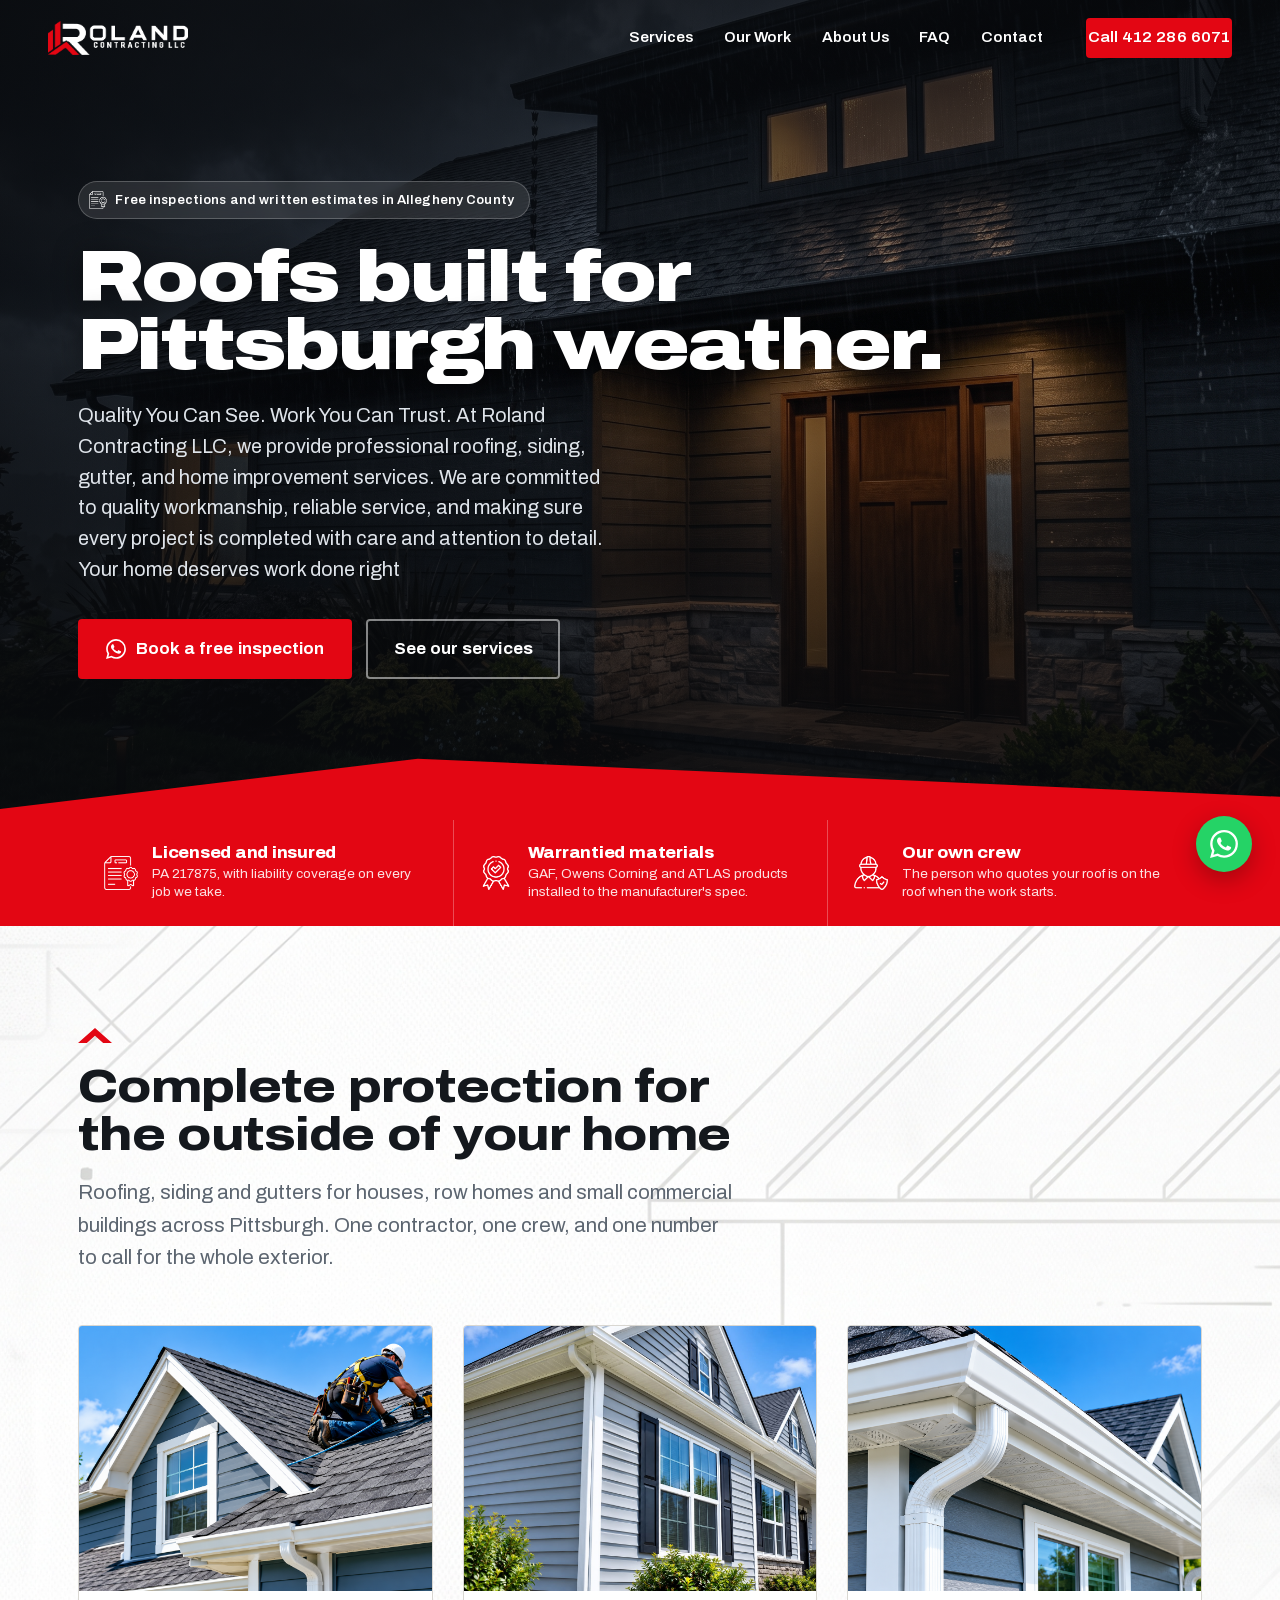
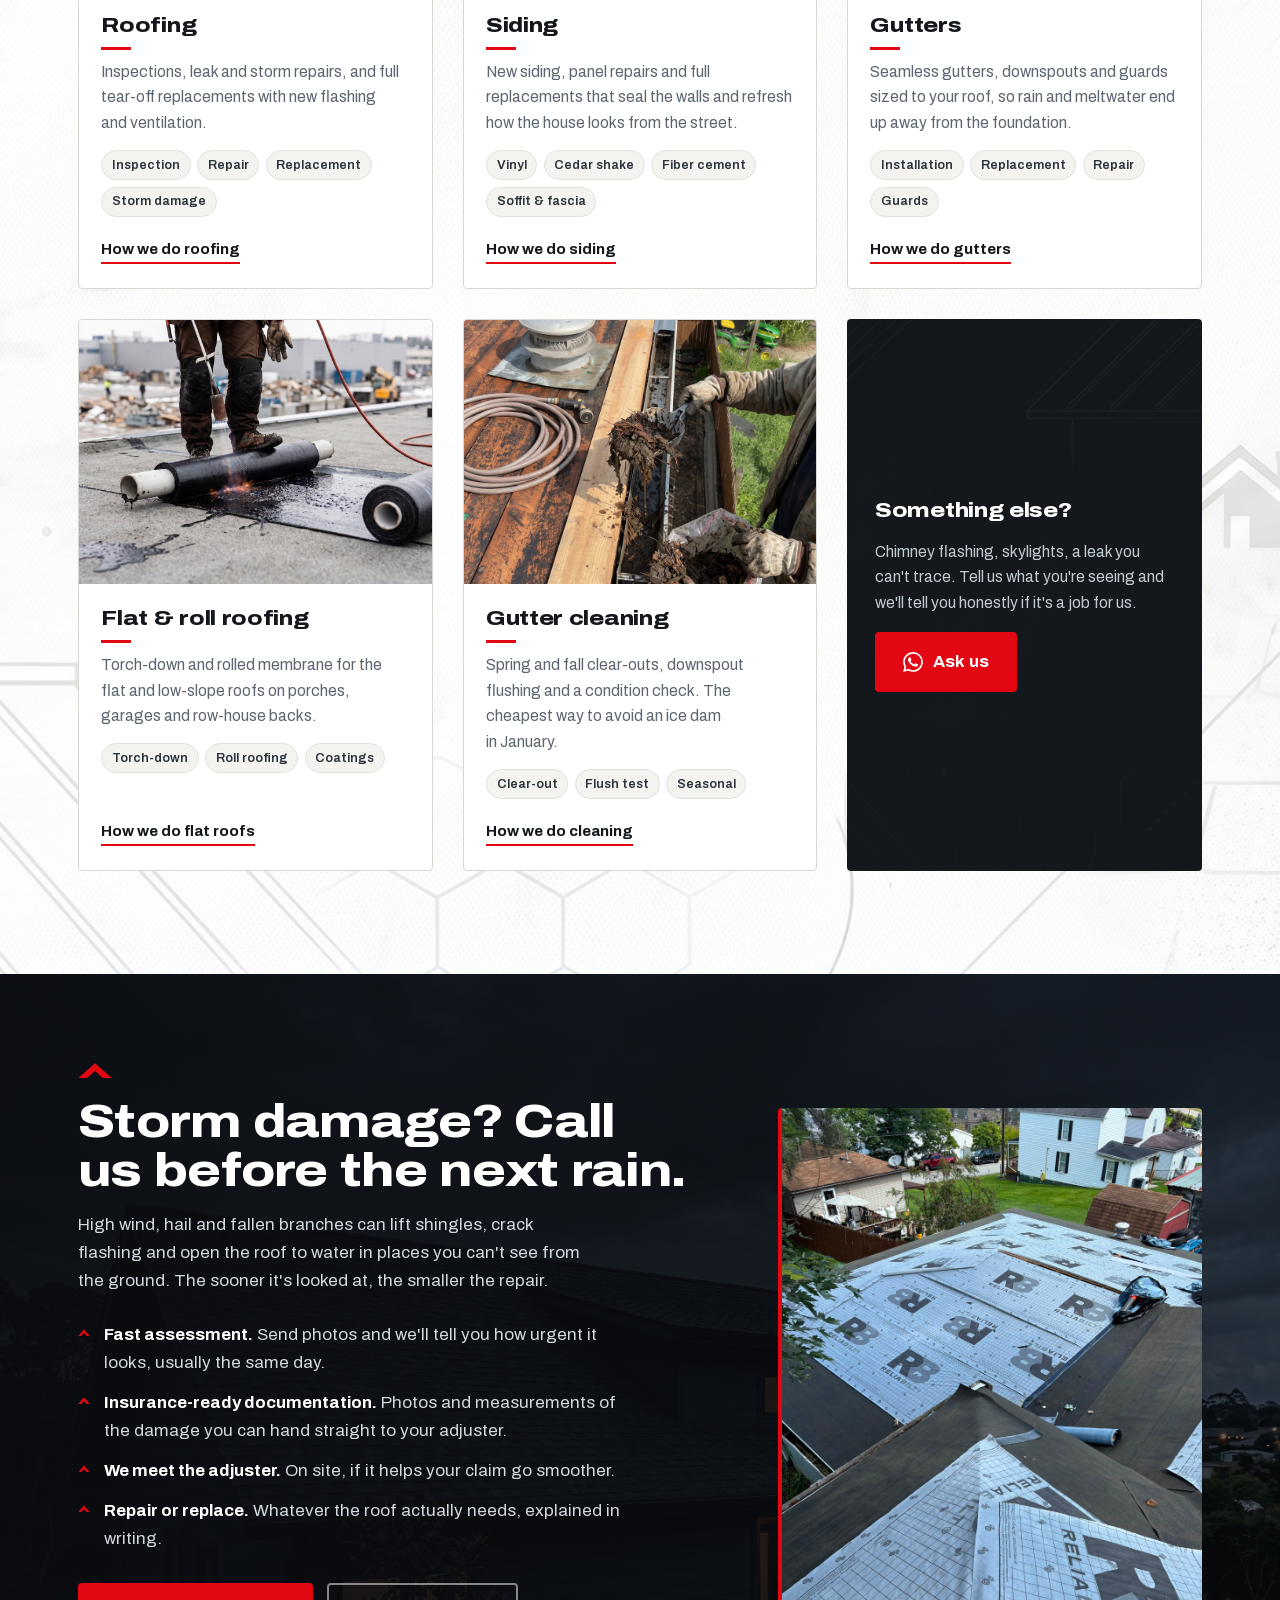
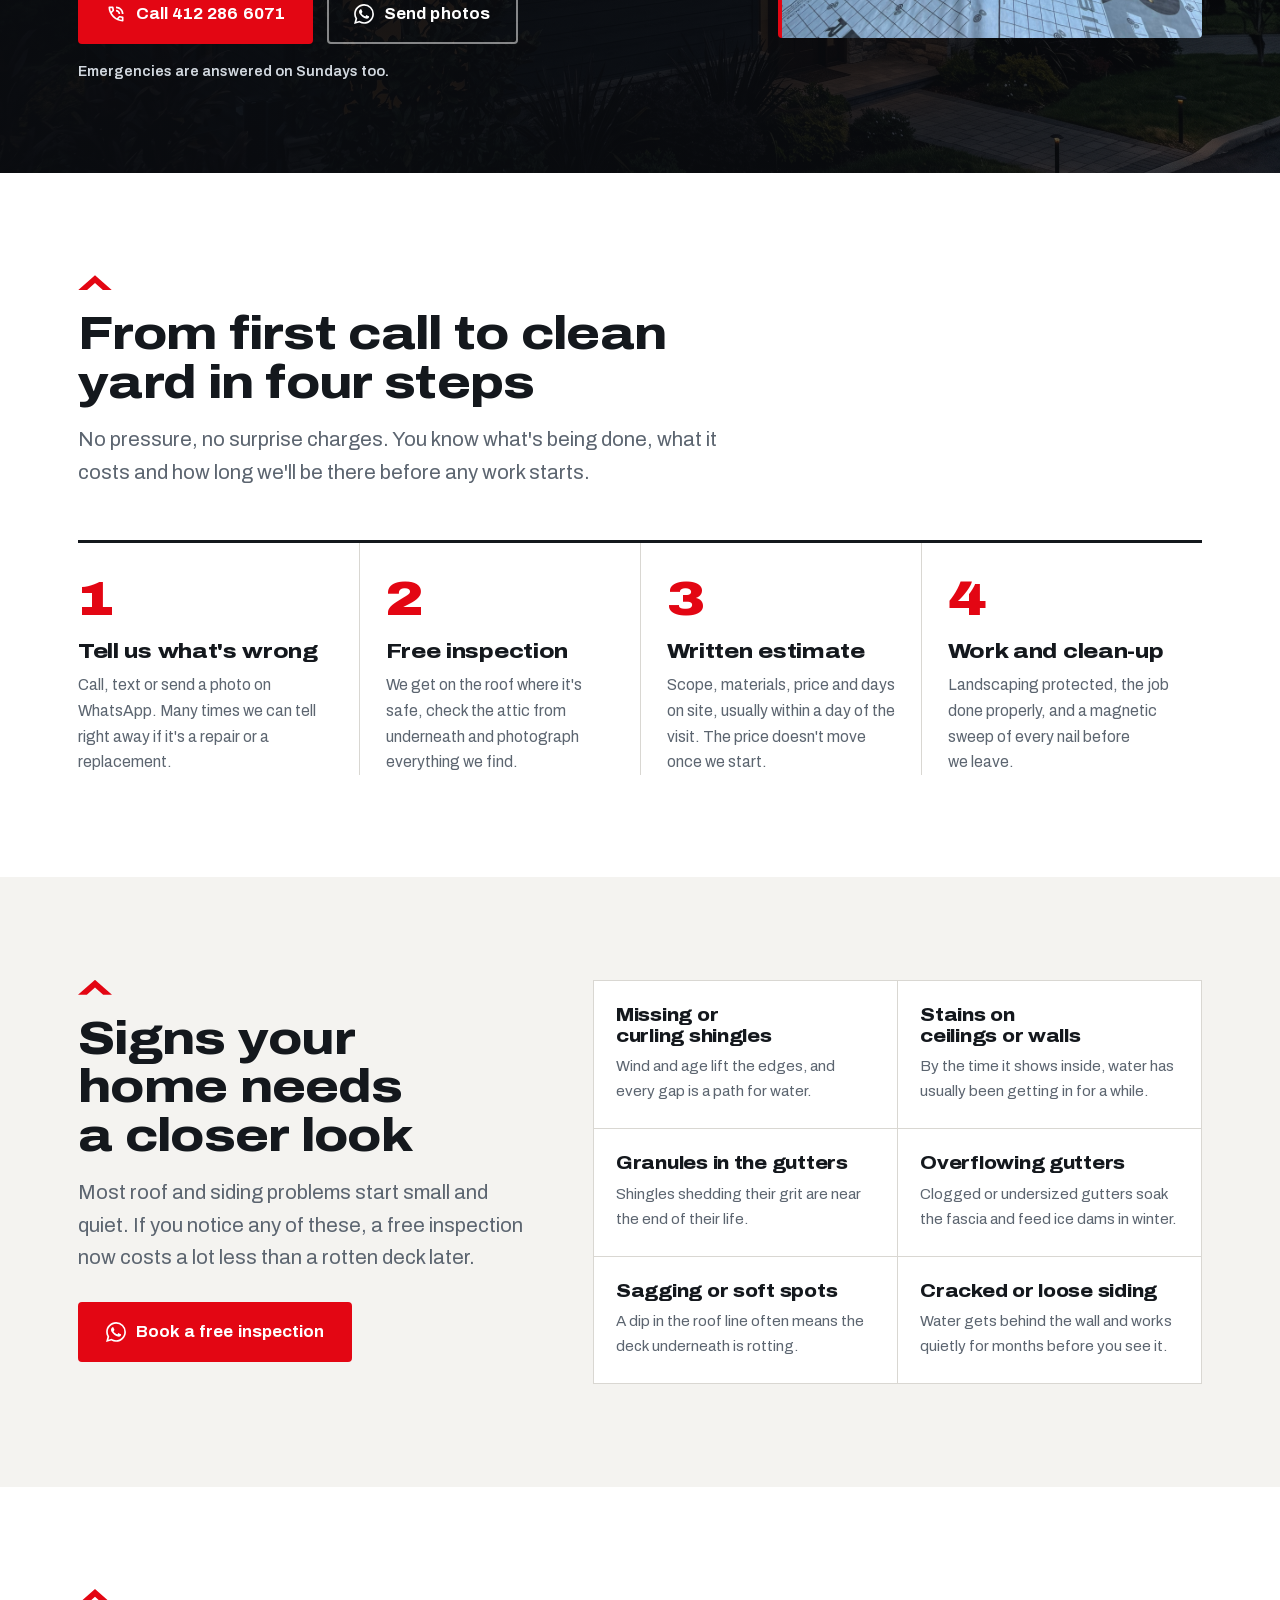
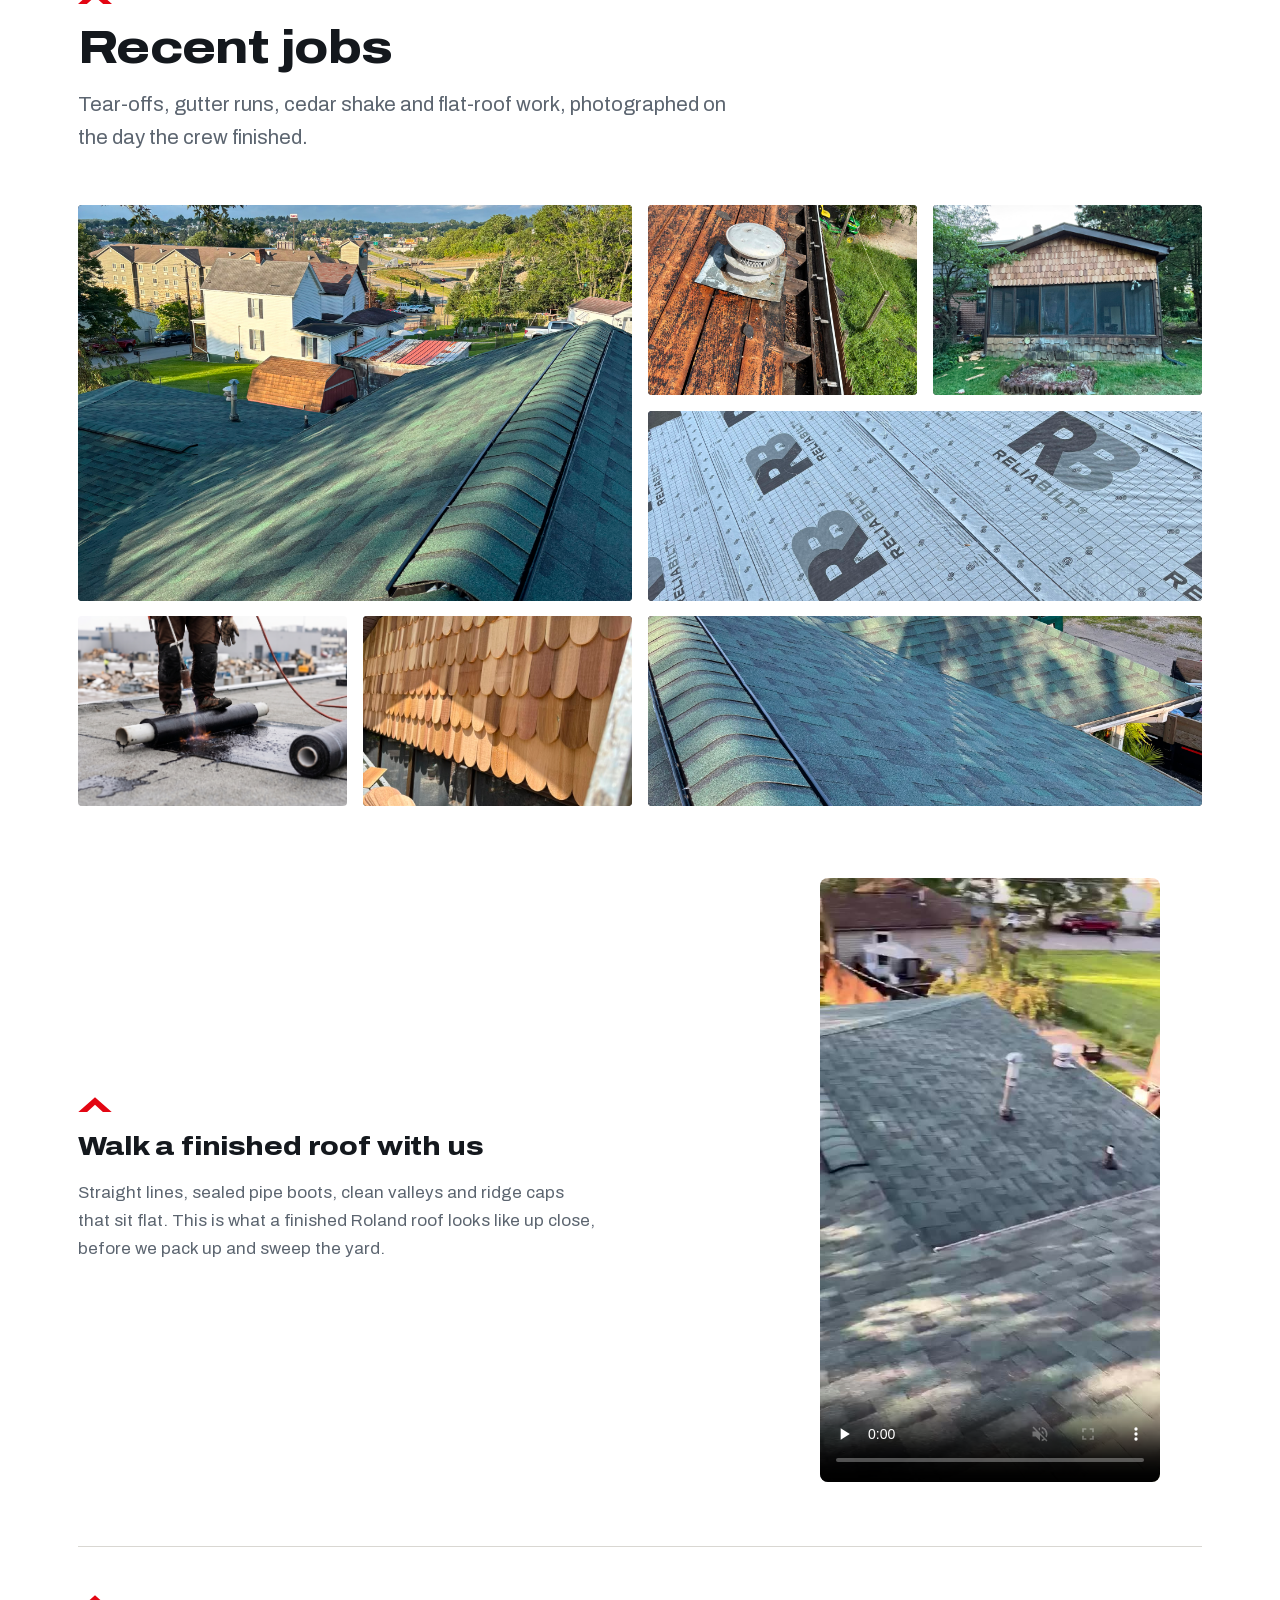
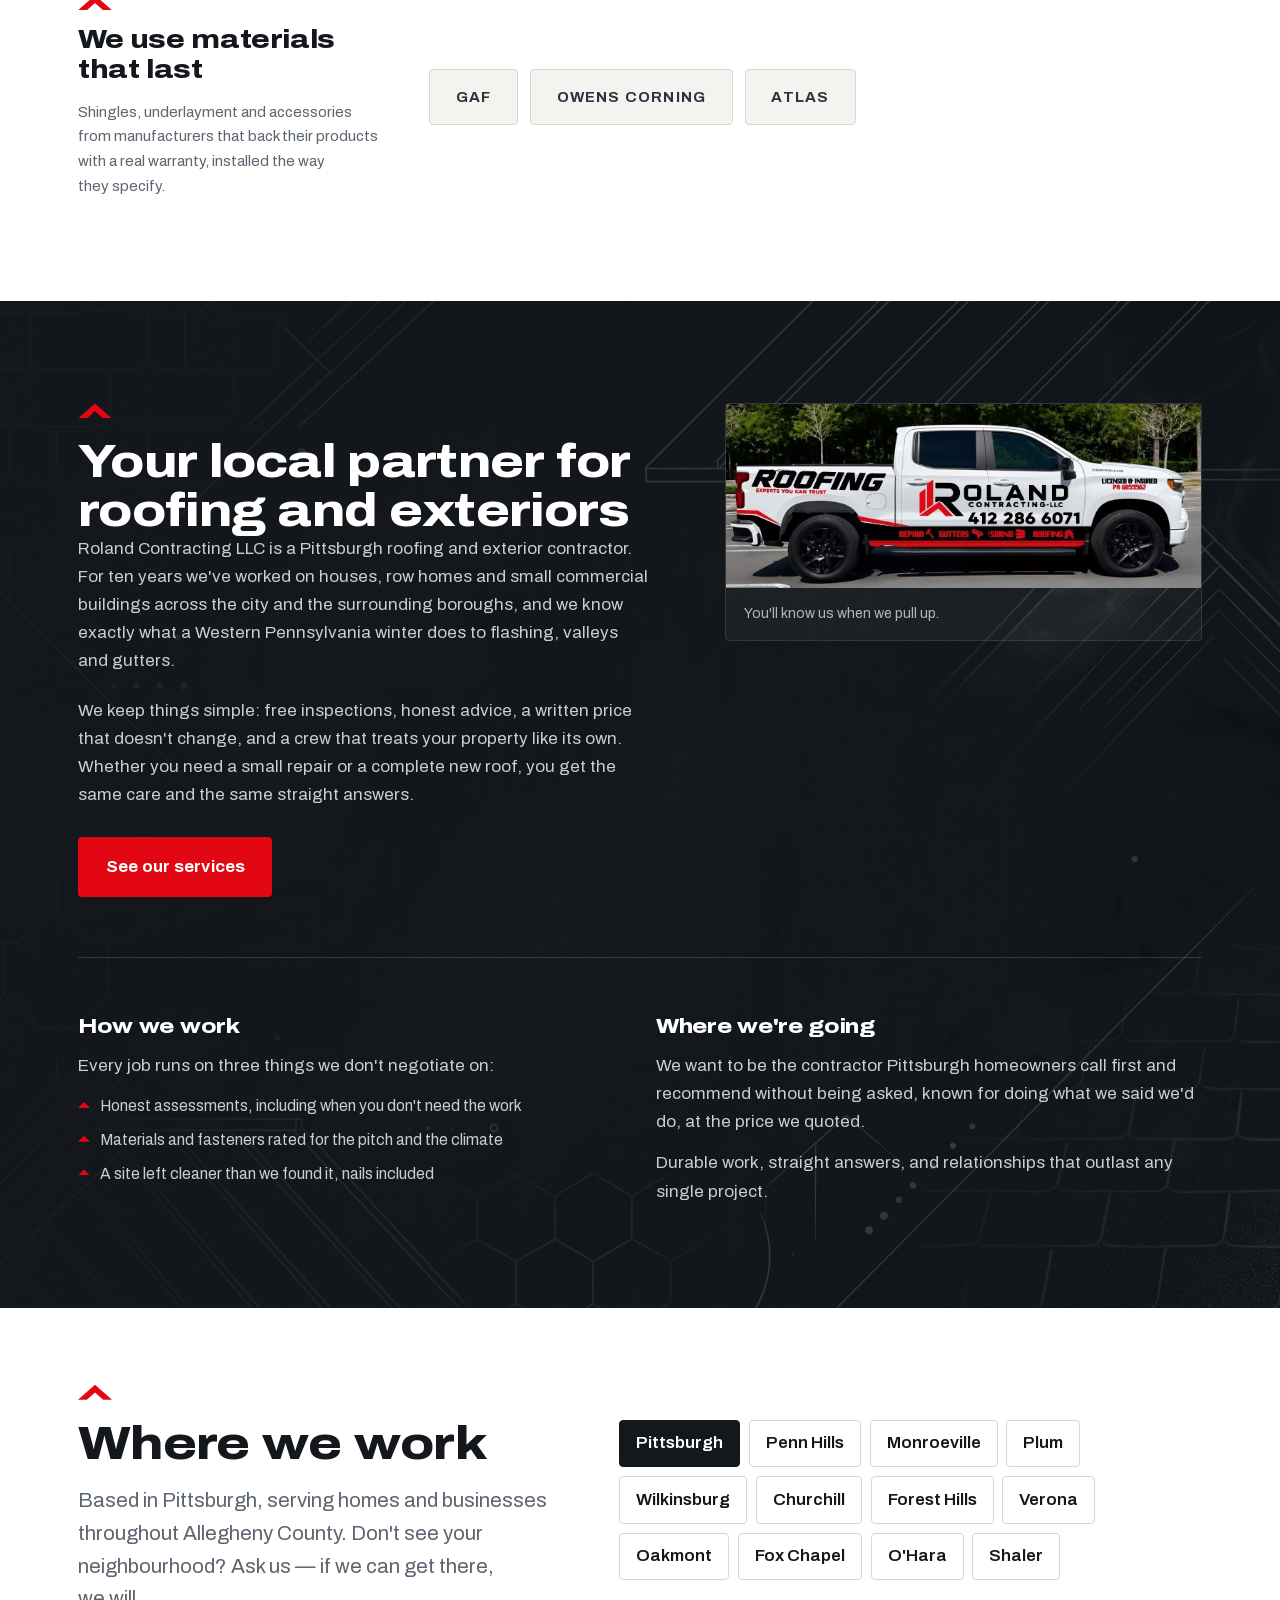
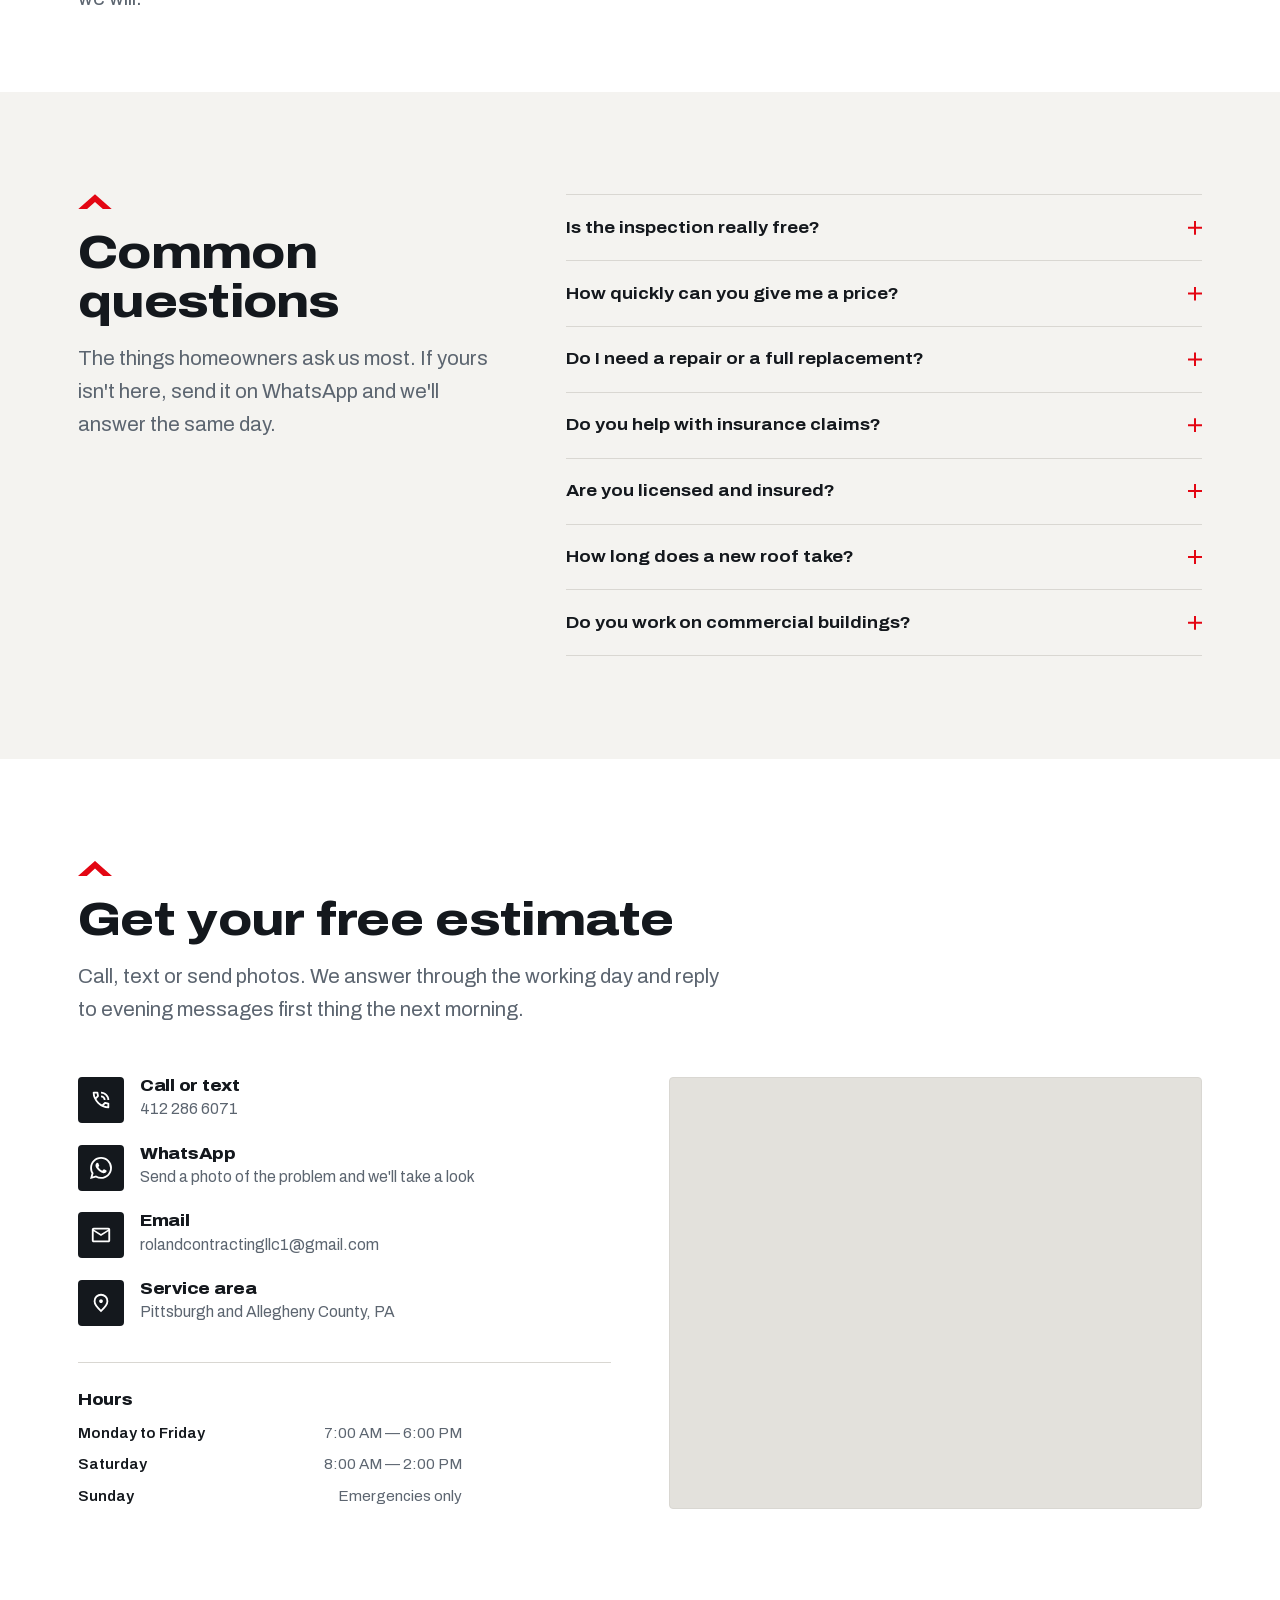
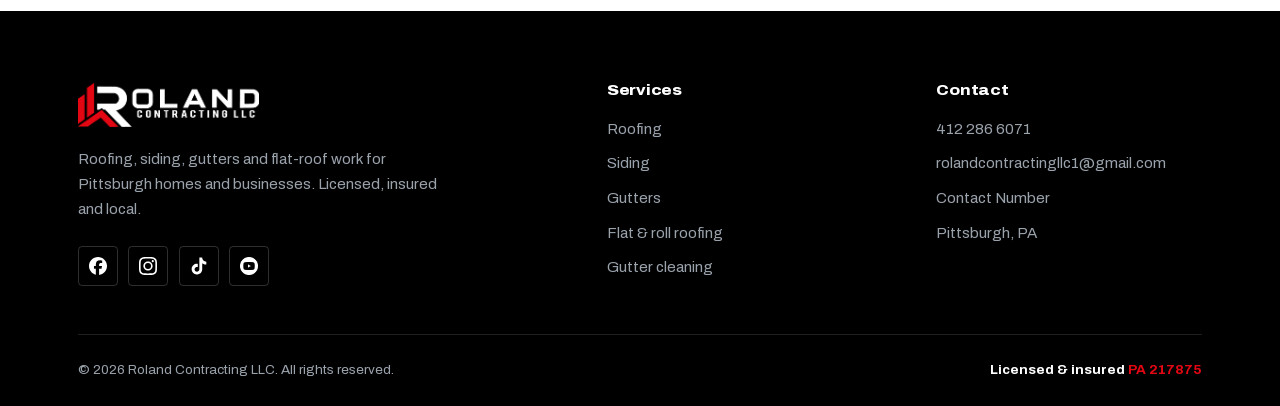
<file: index.html>
<!DOCTYPE html>
<html lang="en">
<head>
    <meta charset="UTF-8">
    <meta name="viewport" content="width=device-width, initial-scale=1.0">
    <title>Roland Contracting LLC — Roofing, Siding &amp; Gutters in Pittsburgh, PA</title>
    <meta name="description" content="Roof inspection, repair and replacement, storm damage, siding, gutters and flat roofs in Pittsburgh and Allegheny County, PA. Licensed and insured, PA 217875. Free written estimates — call or text 412 286 6071.">

    <link rel="icon" href="assets/logo-roland.png">
    <link rel="preload" href="assets/fonts/archivo-var.woff2" as="font" type="font/woff2" crossorigin>
    <link rel="stylesheet" href="style.css">

    <script type="application/ld+json">
    {
        "@context": "https://schema.org",
        "@type": "RoofingContractor",
        "name": "Roland Contracting LLC",
        "telephone": "+1-412-286-6071",
        "email": "rolandcontractingllc1@gmail.com",
        "address": {
            "@type": "PostalAddress",
            "addressLocality": "Pittsburgh",
            "addressRegion": "PA",
            "addressCountry": "US"
        },
        "areaServed": "Pittsburgh and Allegheny County, PA",
        "openingHours": ["Mo-Fr 07:00-18:00", "Sa 08:00-14:00"],
        "image": "assets/camioneta.jpeg",
        "logo": "assets/logo-roland.png"
    }
    </script>
</head>
<body>
    <header class="navbar" id="navbar">
        <a href="index.html" class="nav-logo">
            <img src="assets/logo-roland-white.png" alt="Roland Contracting LLC" class="logo-img">
            <span>ROLAND CONTRACTING LLC</span>
        </a>

        <nav class="nav-links" id="navLinks">
            <a href="services.html">Services</a>
            <a href="#our-work">Our Work</a>
            <a href="#about-us">About Us</a>
            <a href="#faq">FAQ</a>
            <a href="#contact-us">Contact</a>
            <a class="btn btn-primary nav-cta" href="tel:+14122866071">Call 412 286 6071</a>
        </nav>

        <button class="nav-toggle" id="navToggle" aria-label="Open menu" aria-expanded="false">
            <span></span><span></span><span></span>
        </button>
    </header>

    <main>
        <section class="hero" id="inicio">
            <h1>Roland Contracting LLC — Roofing, siding and gutters in Pittsburgh, PA</h1>

            <div class="container">
                <div class="hero-content">
                    <p class="hero-badge">
                        <img src="assets/iconos/certificado.png" alt="" aria-hidden="true" class="icon-white">
                        Free inspections and written estimates in Allegheny County
                    </p>

                    <p class="hero-title">Roofs built for Pittsburgh weather.</p>

                    <p class="hero-sub">
                        Quality You Can See. Work You Can Trust.
                        At Roland Contracting LLC, we provide professional roofing, siding, gutter, and home improvement services. We are committed to quality workmanship, reliable service, and making sure every project is completed with care and attention to detail.
                        Your home deserves work done right
                    </p>

                    <div class="hero-btns">
                        <a class="btn btn-primary" href="sms:+14122866071" target="_blank" rel="noopener">
                            <img src="assets/iconos/whatsapp.svg" alt="" aria-hidden="true" class="icon-white"> Book a free inspection
                        </a>
                        <a class="btn btn-ghost" href="services.html">See our services</a>
                    </div>
                </div>
            </div>

            <svg class="hero-ridge" viewBox="0 0 1440 74" preserveAspectRatio="none" aria-hidden="true" focusable="false">
                <polygon points="0,74 0,60 470,2 1440,46 1440,74" fill="#e30613"/>
            </svg>
        </section>

        <section class="trust">
            <div class="container">
                <ul class="trust-list">
                    <li class="trust-item">
                        <img src="assets/iconos/certificado.png" alt="" aria-hidden="true" class="icon-white">
                        <div>
                            <h3>Licensed and insured</h3>
                            <p>PA 217875, with liability coverage on every job we take.</p>
                        </div>
                    </li>
                    <li class="trust-item">
                        <img src="assets/iconos/calidad.png" alt="" aria-hidden="true" class="icon-white">
                        <div>
                            <h3>Warrantied materials</h3>
                            <p>GAF, Owens Corning and ATLAS products installed to the manufacturer's spec.</p>
                        </div>
                    </li>
                    <li class="trust-item">
                        <img src="assets/iconos/trabajador.png" alt="" aria-hidden="true" class="icon-white">
                        <div>
                            <h3>Our own crew</h3>
                            <p>The person who quotes your roof is on the roof when the work starts.</p>
                        </div>
                    </li>
                </ul>
            </div>
        </section>
        <section class="services section surface-texture-light" id="services">
            <div class="container">
                <div class="section-head">
                    <span class="mark" aria-hidden="true"></span>
                    <h2>Complete protection for the outside of your home</h2>
                    <p class="lead">
                        Roofing, siding and gutters for houses, row homes and small commercial
                        buildings across Pittsburgh. One contractor, one crew, and one number to
                        call for the whole exterior.
                    </p>
                </div>

                <div class="services-grid">
                    <article class="service-card">
                        <div class="service-card-media">
                            <img src="assets/trabajos/roofing/roofing_diseno.png" alt="Newly installed asphalt shingle roof" loading="lazy">
                        </div>
                        <div class="service-card-body">
                            <h3>Roofing</h3>
                            <p>Inspections, leak and storm repairs, and full tear-off replacements with new flashing and ventilation.</p>
                            <ul class="card-tags" aria-label="Roofing services">
                                <li>Inspection</li><li>Repair</li><li>Replacement</li><li>Storm damage</li>
                            </ul>
                            <a class="link-more" href="service-roofing.html">How we do roofing</a>
                        </div>
                    </article>

                    <article class="service-card">
                        <div class="service-card-media">
                            <img src="assets/trabajos/siding/vinyl_siding2.jpeg" alt="Vinyl siding on a house exterior" loading="lazy">
                        </div>
                        <div class="service-card-body">
                            <h3>Siding</h3>
                            <p>New siding, panel repairs and full replacements that seal the walls and refresh how the house looks from the street.</p>
                            <ul class="card-tags" aria-label="Siding services">
                                <li>Vinyl</li><li>Cedar shake</li><li>Fiber cement</li><li>Soffit &amp; fascia</li>
                            </ul>
                            <a class="link-more" href="service-siding.html">How we do siding</a>
                        </div>
                    </article>

                    <article class="service-card">
                        <div class="service-card-media">
                            <img src="assets/trabajos/gutters/gutters_diseno.png" alt="Aluminium gutter being installed along a roof edge" loading="lazy">
                        </div>
                        <div class="service-card-body">
                            <h3>Gutters</h3>
                            <p>Seamless gutters, downspouts and guards sized to your roof, so rain and meltwater end up away from the foundation.</p>
                            <ul class="card-tags" aria-label="Gutter services">
                                <li>Installation</li><li>Replacement</li><li>Repair</li><li>Guards</li>
                            </ul>
                            <a class="link-more" href="service-gutters.html">How we do gutters</a>
                        </div>
                    </article>

                    <article class="service-card">
                        <div class="service-card-media">
                            <img src="assets/trabajos/roll_roof/roll_roof_gemini.jpeg" alt="Rolled membrane being torched onto a flat roof" loading="lazy">
                        </div>
                        <div class="service-card-body">
                            <h3>Flat &amp; roll roofing</h3>
                            <p>Torch-down and rolled membrane for the flat and low-slope roofs on porches, garages and row-house backs.</p>
                            <ul class="card-tags" aria-label="Flat roofing services">
                                <li>Torch-down</li><li>Roll roofing</li><li>Coatings</li>
                            </ul>
                            <a class="link-more" href="service-roll-roof.html">How we do flat roofs</a>
                        </div>
                    </article>

                    <article class="service-card">
                        <div class="service-card-media">
                            <img src="assets/trabajos/cleaning_gutters/cleaning_gemini.jpeg" alt="Debris being cleared out of a gutter by hand" loading="lazy">
                        </div>
                        <div class="service-card-body">
                            <h3>Gutter cleaning</h3>
                            <p>Spring and fall clear-outs, downspout flushing and a condition check. The cheapest way to avoid an ice dam in January.</p>
                            <ul class="card-tags" aria-label="Gutter cleaning services">
                                <li>Clear-out</li><li>Flush test</li><li>Seasonal</li>
                            </ul>
                            <a class="link-more" href="service-gutter-cleaning.html">How we do cleaning</a>
                        </div>
                    </article>

                    <div class="service-cta">
                        <h3>Something else?</h3>
                        <p>Chimney flashing, skylights, a leak you can't trace. Tell us what you're seeing and we'll tell you honestly if it's a job for us.</p>
                        <a class="btn btn-primary" href="sms:+14122866071" target="_blank" rel="noopener">
                            <img src="assets/iconos/whatsapp.svg" alt="" aria-hidden="true" class="icon-white"> Ask us
                        </a>
                    </div>
                </div>
            </div>
        </section>

        <section class="storm" id="storm-damage">
            <div class="container storm-inner">
                <div class="storm-copy">
                    <span class="mark" aria-hidden="true"></span>
                    <h2>Storm damage? Call us before the next rain.</h2>
                    <p>
                        High wind, hail and fallen branches can lift shingles, crack flashing and
                        open the roof to water in places you can't see from the ground. The sooner
                        it's looked at, the smaller the repair.
                    </p>
                    <ul class="storm-list">
                        <li><strong>Fast assessment.</strong> Send photos and we'll tell you how urgent it looks, usually the same day.</li>
                        <li><strong>Insurance-ready documentation.</strong> Photos and measurements of the damage you can hand straight to your adjuster.</li>
                        <li><strong>We meet the adjuster.</strong> On site, if it helps your claim go smoother.</li>
                        <li><strong>Repair or replace.</strong> Whatever the roof actually needs, explained in writing.</li>
                    </ul>
                    <div class="btn-row">
                        <a class="btn btn-primary" href="tel:+14122866071">
                            <img src="assets/iconos/phone.svg" alt="" aria-hidden="true" class="icon-white"> Call 412 286 6071
                        </a>
                        <a class="btn btn-ghost" href="https://wa.me/14122866071" target="_blank" rel="noopener">
                            <img src="assets/iconos/whatsapp.svg" alt="" aria-hidden="true" class="icon-white"> Send photos
                        </a>
                    </div>
                    <p class="storm-note">Emergencies are answered on Sundays too.</p>
                </div>
                <figure class="storm-media">
                    <img src="assets/trabajos/roofing/roof5.jpeg" alt="Roof deck dried in with synthetic underlayment during repairs" loading="lazy">
                </figure>
            </div>
        </section>

        <section class="section" id="how-it-works">
            <div class="container">
                <div class="section-head">
                    <span class="mark" aria-hidden="true"></span>
                    <h2>From first call to clean yard in four steps</h2>
                    <p class="lead">
                        No pressure, no surprise charges. You know what's being done, what it
                        costs and how long we'll be there before any work starts.
                    </p>
                </div>

                <ol class="steps">
                    <li>
                        <h3>Tell us what's wrong</h3>
                        <p>Call, text or send a photo on WhatsApp. Many times we can tell right away if it's a repair or a replacement.</p>
                    </li>
                    <li>
                        <h3>Free inspection</h3>
                        <p>We get on the roof where it's safe, check the attic from underneath and photograph everything we find.</p>
                    </li>
                    <li>
                        <h3>Written estimate</h3>
                        <p>Scope, materials, price and days on site, usually within a day of the visit. The price doesn't move once we start.</p>
                    </li>
                    <li>
                        <h3>Work and clean-up</h3>
                        <p>Landscaping protected, the job done properly, and a magnetic sweep of every nail before we leave.</p>
                    </li>
                </ol>
            </div>
        </section>

        <section class="section surface-bone" id="warning-signs">
            <div class="container signs-layout">
                <div class="signs-head">
                    <span class="mark" aria-hidden="true"></span>
                    <h2>Signs your home needs a closer look</h2>
                    <p class="lead">
                        Most roof and siding problems start small and quiet. If you notice any of
                        these, a free inspection now costs a lot less than a rotten deck later.
                    </p>
                    <a class="btn btn-primary" href="sms:+14122866071" target="_blank" rel="noopener">
                        <img src="assets/iconos/whatsapp.svg" alt="" aria-hidden="true" class="icon-white"> Book a free inspection
                    </a>
                </div>

                <ul class="signs-grid">
                    <li>
                        <h3>Missing or curling shingles</h3>
                        <p>Wind and age lift the edges, and every gap is a path for water.</p>
                    </li>
                    <li>
                        <h3>Stains on ceilings or walls</h3>
                        <p>By the time it shows inside, water has usually been getting in for a while.</p>
                    </li>
                    <li>
                        <h3>Granules in the gutters</h3>
                        <p>Shingles shedding their grit are near the end of their life.</p>
                    </li>
                    <li>
                        <h3>Overflowing gutters</h3>
                        <p>Clogged or undersized gutters soak the fascia and feed ice dams in winter.</p>
                    </li>
                    <li>
                        <h3>Sagging or soft spots</h3>
                        <p>A dip in the roof line often means the deck underneath is rotting.</p>
                    </li>
                    <li>
                        <h3>Cracked or loose siding</h3>
                        <p>Water gets behind the wall and works quietly for months before you see it.</p>
                    </li>
                </ul>
            </div>
        </section>

        <section class="section" id="our-work">
            <div class="container">
                <div class="section-head">
                    <span class="mark" aria-hidden="true"></span>
                    <h2>Recent jobs</h2>
                    <p class="lead">
                        Tear-offs, gutter runs, cedar shake and flat-roof work, photographed on
                        the day the crew finished.
                    </p>
                </div>

                <div class="work-grid">
                    <figure><img src="assets/trabajos/roofing/roof2.jpeg" alt="Finished shingle roof with a ridge vent" loading="lazy"></figure>
                    <figure><img src="assets/trabajos/gutters/gutters1.jpeg" alt="New gutter run along a roof edge" loading="lazy"></figure>
                    <figure><img src="assets/trabajos/siding/siding2.jpeg" alt="House exterior finished in cedar shake siding" loading="lazy"></figure>
                    <figure><img src="assets/trabajos/roofing/roof6.jpeg" alt="Synthetic underlayment laid across a roof deck" loading="lazy"></figure>
                    <figure><img src="assets/trabajos/roll_roof/roll_roof_gemini.jpeg" alt="Roll membrane being torched down on a flat roof" loading="lazy"></figure>
                    <figure><img src="assets/trabajos/siding/siding1.jpeg" alt="Cedar shakes fitted under an eave" loading="lazy"></figure>
                    <figure><img src="assets/trabajos/roofing/roof3.jpeg" alt="Shingle roof seen across a Pittsburgh neighbourhood" loading="lazy"></figure>
                </div>

                <div class="walkthrough">
                    <div class="walkthrough-copy">
                        <span class="mark" aria-hidden="true"></span>
                        <h3>Walk a finished roof with us</h3>
                        <p>
                            Straight lines, sealed pipe boots, clean valleys and ridge caps that sit
                            flat. This is what a finished Roland roof looks like up close, before
                            we pack up and sweep the yard.
                        </p>
                    </div>
                    <div class="walkthrough-video">
                        <video src="assets/videos/video1.mp4" poster="assets/videos/video1-poster.jpg" controls muted playsinline preload="none"
                               aria-label="Video walk-through of a finished shingle roof"></video>
                    </div>
                </div>

                <div class="materials">
                    <div class="materials-copy">
                        <span class="mark" aria-hidden="true"></span>
                        <h3>We use materials that last</h3>
                        <p class="materials-note">
                            Shingles, underlayment and accessories from manufacturers that back
                            their products with a real warranty, installed the way they specify.
                        </p>
                    </div>
                    <ul class="brand-list">
                        <li>GAF</li>
                        <li>Owens Corning</li>
                        <li>ATLAS</li>
                    </ul>
                </div>
            </div>
        </section>

        <section class="section surface-texture-dark" id="about-us">
            <div class="container">
                <div class="about-grid">
                    <div class="about-copy">
                        <span class="mark" aria-hidden="true"></span>
                        <h2>Your local partner for roofing and exteriors</h2>
                        <p>
                            Roland Contracting LLC is a Pittsburgh roofing and exterior contractor.
                            For ten years we've worked on houses, row homes and small commercial
                            buildings across the city and the surrounding boroughs, and we know
                            exactly what a Western Pennsylvania winter does to flashing, valleys
                            and gutters.
                        </p>
                        <p>
                            We keep things simple: free inspections, honest advice, a written price
                            that doesn't change, and a crew that treats your property like its own.
                            Whether you need a small repair or a complete new roof, you get the same
                            care and the same straight answers.
                        </p>
                        <div class="btn-row" style="margin-top: 1.75rem;">
                            <a class="btn btn-primary" href="services.html">See our services</a>
                        </div>
                    </div>

                    <figure class="about-truck">
                        <img src="assets/camioneta.jpeg" alt="Roland Contracting branded work truck" loading="lazy">
                        <figcaption>You'll know us when we pull up.</figcaption>
                    </figure>
                </div>

                <div class="values">
                    <div class="mision">
                        <h3>How we work</h3>
                        <p>Every job runs on three things we don't negotiate on:</p>
                        <ul>
                            <li>Honest assessments, including when you don't need the work</li>
                            <li>Materials and fasteners rated for the pitch and the climate</li>
                            <li>A site left cleaner than we found it, nails included</li>
                        </ul>
                    </div>

                    <div class="vision">
                        <h3>Where we're going</h3>
                        <p>
                            We want to be the contractor Pittsburgh homeowners call first and
                            recommend without being asked, known for doing what we said we'd do,
                            at the price we quoted.
                        </p>
                        <p>
                            Durable work, straight answers, and relationships that outlast any
                            single project.
                        </p>
                    </div>
                </div>
            </div>
        </section>
        <section class="section section--tight" id="service-area">
            <div class="container area-layout">
                <div>
                    <span class="mark" aria-hidden="true"></span>
                    <h2>Where we work</h2>
                    <p class="lead">
                        Based in Pittsburgh, serving homes and businesses throughout Allegheny
                        County. Don't see your neighbourhood? Ask us — if we can get there, we will.
                    </p>
                </div>
                <ul class="area-list">
                    <li>Pittsburgh</li>
                    <li>Penn Hills</li>
                    <li>Monroeville</li>
                    <li>Plum</li>
                    <li>Wilkinsburg</li>
                    <li>Churchill</li>
                    <li>Forest Hills</li>
                    <li>Verona</li>
                    <li>Oakmont</li>
                    <li>Fox Chapel</li>
                    <li>O'Hara</li>
                    <li>Shaler</li>
                </ul>
            </div>
        </section>

        <section class="section surface-bone" id="faq">
            <div class="container faq-layout">
                <div class="section-head">
                    <span class="mark" aria-hidden="true"></span>
                    <h2>Common questions</h2>
                    <p class="lead">
                        The things homeowners ask us most. If yours isn't here, send it on
                        WhatsApp and we'll answer the same day.
                    </p>
                </div>

                <div class="faq">
                    <details>
                        <summary>Is the inspection really free?</summary>
                        <p>Yes. We come out, look at the roof, siding or gutters, and give you a written estimate at no cost and with no obligation to book the work.</p>
                    </details>
                    <details>
                        <summary>How quickly can you give me a price?</summary>
                        <p>Usually within a day of seeing the job. For smaller repairs, a couple of clear photos on WhatsApp is often enough for us to give you a good idea straight away.</p>
                    </details>
                    <details>
                        <summary>Do I need a repair or a full replacement?</summary>
                        <p>It depends on the age of the roof, how many layers it has and where it's failing. Isolated wind damage or one bad flashing is a repair. If your roof still has good years left, we'll tell you so.</p>
                    </details>
                    <details>
                        <summary>Do you help with insurance claims?</summary>
                        <p>Yes. After storm damage we document the roof with photos and measurements you can give your adjuster, and we'll meet them on site if that helps.</p>
                    </details>
                    <details>
                        <summary>Are you licensed and insured?</summary>
                        <p>Yes. Roland Contracting LLC is registered in Pennsylvania under PA 217875 and carries liability insurance on every job.</p>
                    </details>
                    <details>
                        <summary>How long does a new roof take?</summary>
                        <p>Most single-family homes take one to three days, depending on size, pitch and how many layers are coming off. You'll have the number before we start.</p>
                    </details>
                    <details>
                        <summary>Do you work on commercial buildings?</summary>
                        <p>Yes, small commercial buildings as well as houses and row homes, including the flat and low-slope roofs common on them.</p>
                    </details>
                </div>
            </div>
        </section>

        <section class="section" id="contact-us">
            <div class="container">
                <div class="section-head">
                    <span class="mark" aria-hidden="true"></span>
                    <h2>Get your free estimate</h2>
                    <p class="lead">
                        Call, text or send photos. We answer through the working day and reply to
                        evening messages first thing the next morning.
                    </p>
                </div>
                <div class="contact-grid">
                    <div>
                        <div class="contact-list">
                            <a class="contact-row" href="tel:+14122866071">
                                <span class="contact-ico"><img src="assets/iconos/phone.svg" alt="" aria-hidden="true" class="icon-white"></span>
                                <span>
                                    <h4>Call or text</h4>
                                    <p>412 286 6071</p>
                                </span>
                            </a>

                            <a class="contact-row" href="https://wa.me/14122866071" target="_blank" rel="noopener">
                                <span class="contact-ico"><img src="assets/iconos/whatsapp.svg" alt="" aria-hidden="true" class="icon-white"></span>
                                <span>
                                    <h4>WhatsApp</h4>
                                    <p>Send a photo of the problem and we'll take a look</p>
                                </span>
                            </a>

                            <a class="contact-row" href="mailto:rolandcontractingllc1@gmail.com">
                                <span class="contact-ico"><img src="assets/iconos/mail.svg" alt="" aria-hidden="true" class="icon-white"></span>
                                <span>
                                    <h4>Email</h4>
                                    <p>rolandcontractingllc1@gmail.com</p>
                                </span>
                            </a>

                            <div class="contact-row">
                                <span class="contact-ico"><img src="assets/iconos/location.svg" alt="" aria-hidden="true" class="icon-white"></span>
                                <span>
                                    <h4>Service area</h4>
                                    <p>Pittsburgh and Allegheny County, PA</p>
                                </span>
                            </div>
                        </div>

                        <div class="hours">
                            <h4>Hours</h4>
                            <dl>
                                <dt>Monday to Friday</dt><dd>7:00 AM — 6:00 PM</dd>
                                <dt>Saturday</dt><dd>8:00 AM — 2:00 PM</dd>
                                <dt>Sunday</dt><dd>Emergencies only</dd>
                            </dl>
                        </div>
                    </div>

                    <div class="contact-map">
                        <iframe
                            src="https://www.google.com/maps/embed?pb=!1m18!1m12!1m3!1d3035.482179687168!2d-79.81972422431892!3d40.46459657143196!2m3!1f0!2f0!3f0!3m2!1i1024!2i768!4f13.1!3m3!1m2!1s0x8834eb9cbe39c613%3A0xf2177bcfc6eb97c8!2s164%20Poplar%20Ridge%20Rd%2C%20Pittsburgh%2C%20PA%2015235%2C%20EE.%20UU.!5e0!3m2!1ses-419!2sco!4v1788818703020!5m2!1ses-419!2sco"
                            title="Map of our service area around Pittsburgh, Pennsylvania"
                            loading="lazy"
                            referrerpolicy="no-referrer-when-downgrade"></iframe>
                    </div>
                </div>
            </div>
        </section>
    </main>

    <footer class="footer">
        <div class="container">
            <div class="footer-grid">
                <div class="footer-brand">
                    <img src="assets/logo-roland-white.png" alt="Roland Contracting LLC" class="footer-logo">
                    <p>
                        Roofing, siding, gutters and flat-roof work for Pittsburgh homes and
                        businesses. Licensed, insured and local.
                    </p>
                    <ul class="socials">
                        <li><a href="#" aria-label="Facebook"><img src="assets/iconos/facebook.svg" alt="" class="icon-white"></a></li>
                        <li><a href="#" aria-label="Instagram"><img src="assets/iconos/instagram.svg" alt="" class="icon-white"></a></li>
                        <li><a href="#" aria-label="TikTok"><img src="assets/iconos/tiktok.svg" alt="" class="icon-white"></a></li>
                        <li><a href="#" aria-label="YouTube"><img src="assets/iconos/youtube.png" alt="" class="icon-white"></a></li>
                    </ul>
                </div>

                <div>
                    <h4>Services</h4>
                    <ul>
                        <li><a href="service-roofing.html">Roofing</a></li>
                        <li><a href="service-siding.html">Siding</a></li>
                        <li><a href="service-gutters.html">Gutters</a></li>
                        <li><a href="service-roll-roof.html">Flat &amp; roll roofing</a></li>
                        <li><a href="service-gutter-cleaning.html">Gutter cleaning</a></li>
                    </ul>
                </div>

                <div>
                    <h4>Contact</h4>
                    <ul>
                        <li><a href="tel:+14122866071">412 286 6071</a></li>
                        <li><a href="mailto:rolandcontractingllc1@gmail.com">rolandcontractingllc1@gmail.com</a></li>
                        <li><a href="sms:+14122866071" target="_blank" rel="noopener">Contact Number</a></li>
                        <li>Pittsburgh, PA</li>
                    </ul>
                </div>
            </div>

            <div class="footer-bottom">
                <p>&copy; 2026 Roland Contracting LLC. All rights reserved.</p>
                <p class="license-tag">Licensed &amp; insured <span>PA 217875</span></p>
            </div>
        </div>
    </footer>

    <a class="wa-float" href="https://wa.me/14122866071" target="_blank" rel="noopener" aria-label="Message us on WhatsApp">
        <img src="assets/iconos/whatsapp.svg" alt="" aria-hidden="true" class="icon-white">
    </a>

    <script src="main.js"></script>
</body>
</html>
</file>
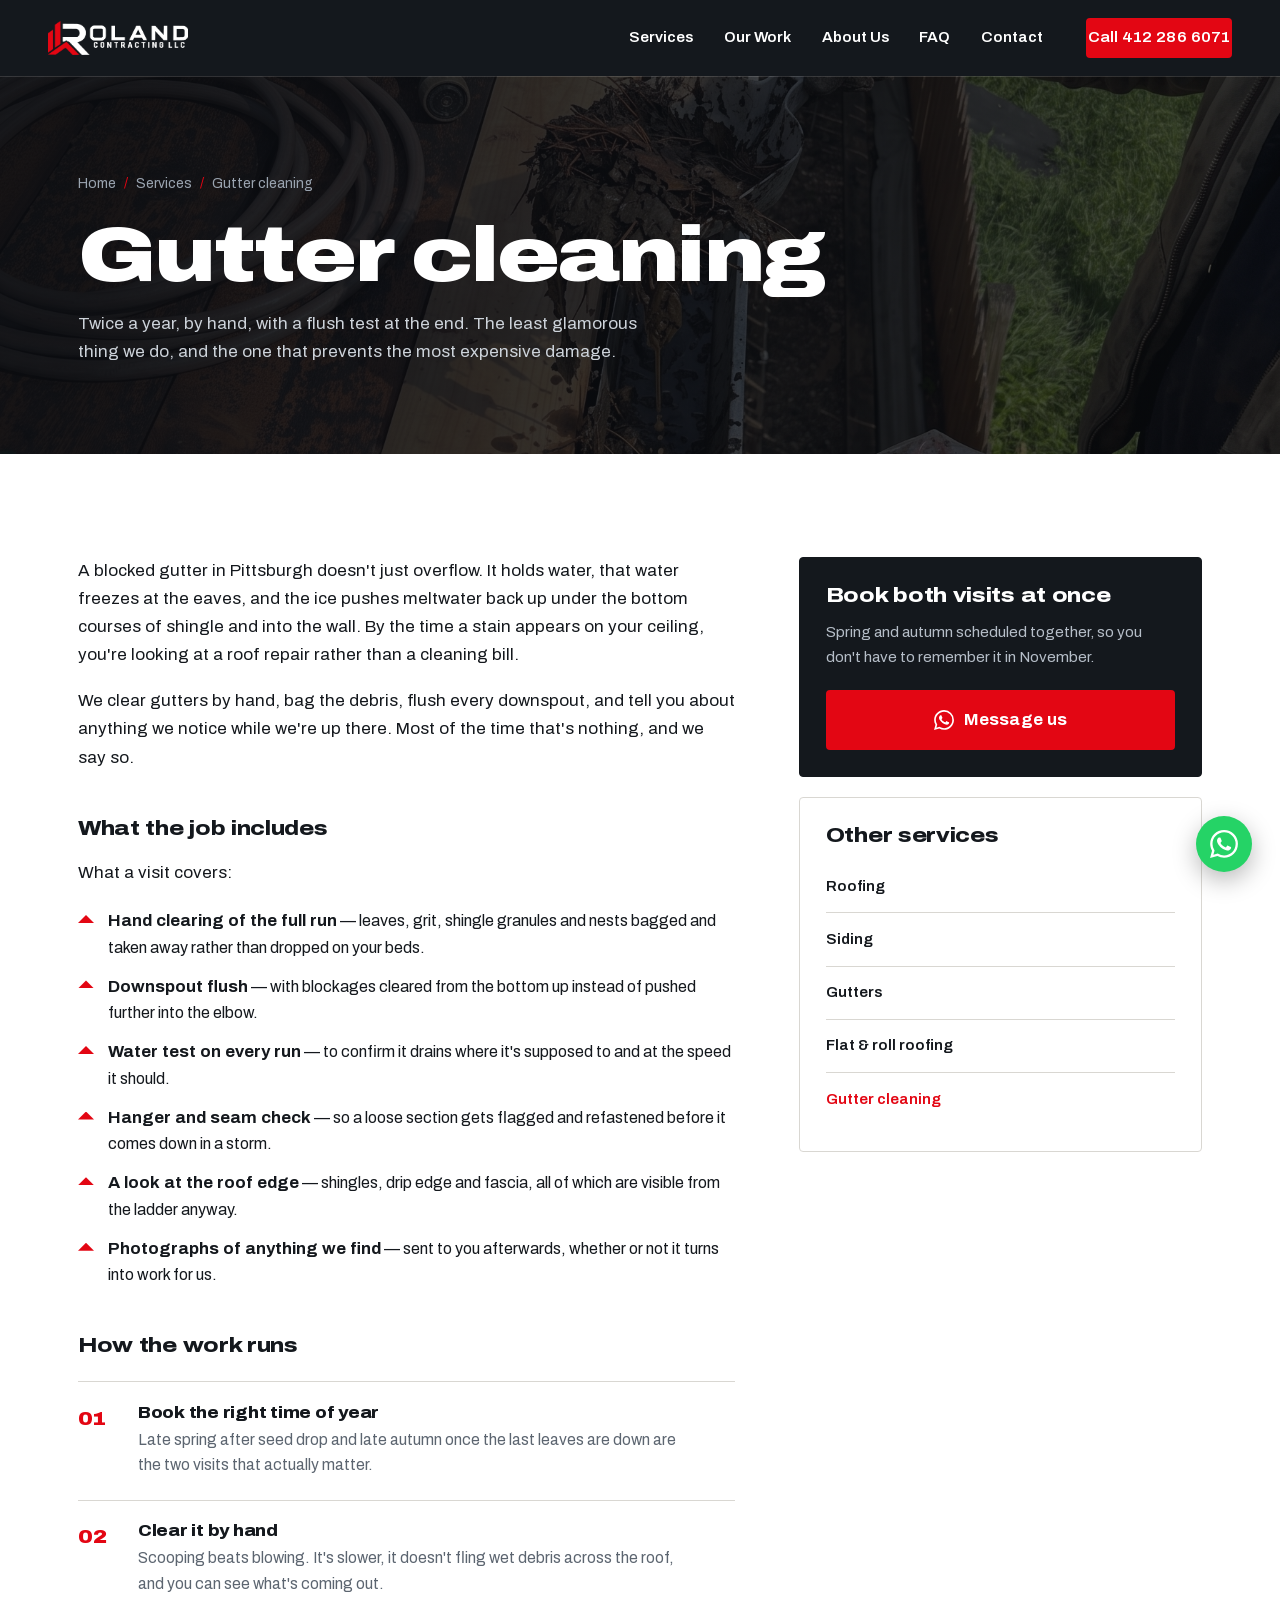
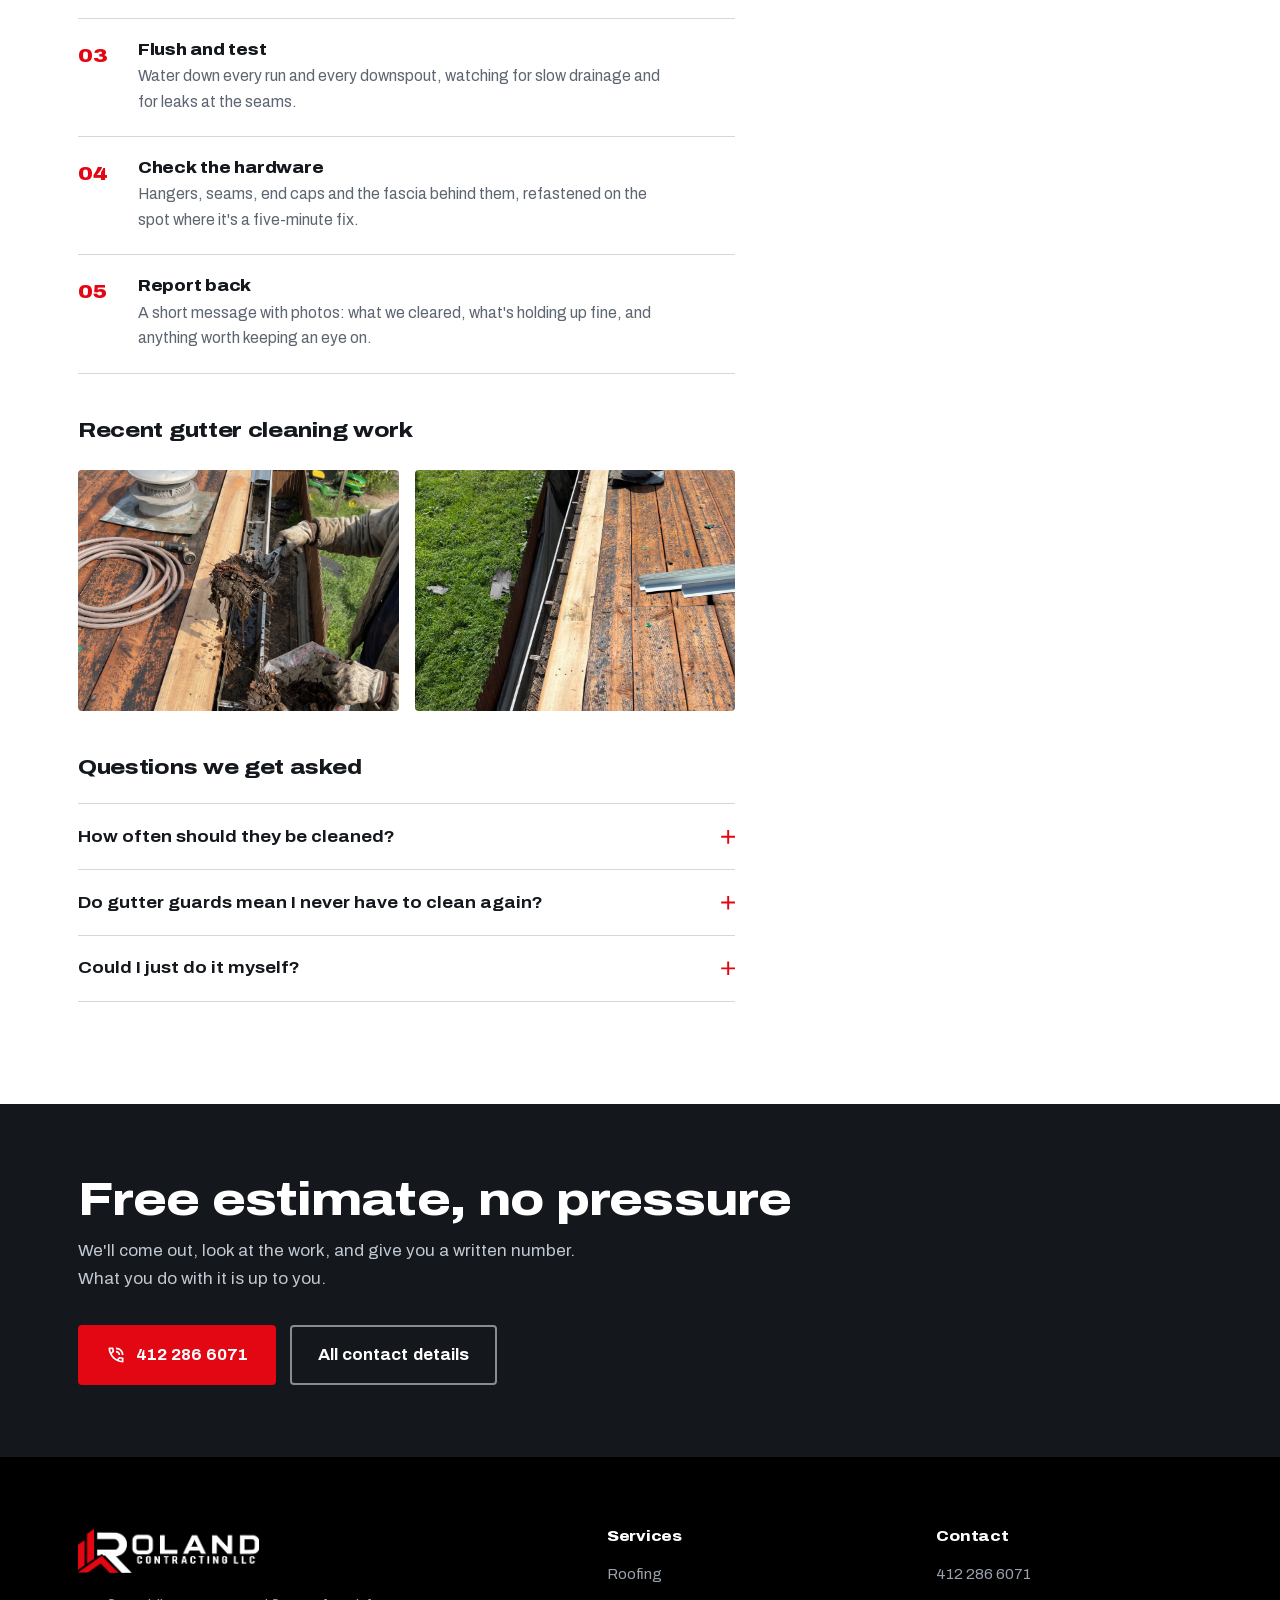
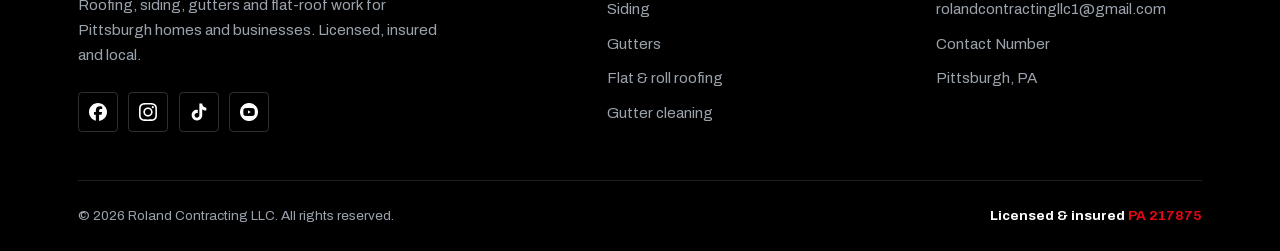
<file: service-gutter-cleaning.html>
<!DOCTYPE html>
<html lang="en">
<head>
    <meta charset="UTF-8">
    <meta name="viewport" content="width=device-width, initial-scale=1.0">
    <title>Gutter cleaning — Roland Contracting LLC | Pittsburgh, PA</title>
    <meta name="description" content="Gutter cleaning in Pittsburgh, PA. Hand clear-out, downspout flush and a condition check, spring and fall.">

    <link rel="icon" href="assets/logo-roland.png">
    <link rel="preload" href="assets/fonts/archivo-var.woff2" as="font" type="font/woff2" crossorigin>
    <link rel="stylesheet" href="style.css">
</head>
<body>
    <header class="navbar is-static" id="navbar">
        <a href="index.html" class="nav-logo">
            <img src="assets/logo-roland-white.png" alt="Roland Contracting LLC" class="logo-img">
            <span>ROLAND CONTRACTING LLC</span>
        </a>

        <nav class="nav-links" id="navLinks">
            <a href="services.html">Services</a>
            <a href="index.html#our-work">Our Work</a>
            <a href="index.html#about-us">About Us</a>
            <a href="index.html#faq">FAQ</a>
            <a href="index.html#contact-us">Contact</a>
            <a class="btn btn-primary nav-cta" href="tel:+14122866071">Call 412 286 6071</a>
        </nav>

        <button class="nav-toggle" id="navToggle" aria-label="Open menu" aria-expanded="false">
            <span></span><span></span><span></span>
        </button>
    </header>

    <main>
        <section class="page-hero page-hero--cleaning">
            <div class="container">
                <ul class="crumbs">
                    <li><a href="index.html">Home</a></li>
                    <li><a href="services.html">Services</a></li>
                    <li>Gutter cleaning</li>
                </ul>
                <h1>Gutter cleaning</h1>
                <p>Twice a year, by hand, with a flush test at the end. The least glamorous thing we do, and the one that prevents the most expensive damage.</p>
            </div>
        </section>

        <section class="section">
            <div class="container detail-grid">
                <div class="prose">
                    <p>A blocked gutter in Pittsburgh doesn't just overflow. It holds water, that water freezes at the eaves, and the ice pushes meltwater back up under the bottom courses of shingle and into the wall. By the time a stain appears on your ceiling, you're looking at a roof repair rather than a cleaning bill.</p>
                    <p>We clear gutters by hand, bag the debris, flush every downspout, and tell you about anything we notice while we're up there. Most of the time that's nothing, and we say so.</p>

                    <h3>What the job includes</h3>
                    <p>What a visit covers:</p>
                    <ul class="checklist">
                        <li><strong>Hand clearing of the full run</strong> — leaves, grit, shingle granules and nests bagged and taken away rather than dropped on your beds.</li>
                        <li><strong>Downspout flush</strong> — with blockages cleared from the bottom up instead of pushed further into the elbow.</li>
                        <li><strong>Water test on every run</strong> — to confirm it drains where it's supposed to and at the speed it should.</li>
                        <li><strong>Hanger and seam check</strong> — so a loose section gets flagged and refastened before it comes down in a storm.</li>
                        <li><strong>A look at the roof edge</strong> — shingles, drip edge and fascia, all of which are visible from the ladder anyway.</li>
                        <li><strong>Photographs of anything we find</strong> — sent to you afterwards, whether or not it turns into work for us.</li>
                    </ul>

                    <h3>How the work runs</h3>
                    <ol class="process">
                        <li>
                            <h4>Book the right time of year</h4>
                            <p>Late spring after seed drop and late autumn once the last leaves are down are the two visits that actually matter.</p>
                        </li>
                        <li>
                            <h4>Clear it by hand</h4>
                            <p>Scooping beats blowing. It's slower, it doesn't fling wet debris across the roof, and you can see what's coming out.</p>
                        </li>
                        <li>
                            <h4>Flush and test</h4>
                            <p>Water down every run and every downspout, watching for slow drainage and for leaks at the seams.</p>
                        </li>
                        <li>
                            <h4>Check the hardware</h4>
                            <p>Hangers, seams, end caps and the fascia behind them, refastened on the spot where it's a five-minute fix.</p>
                        </li>
                        <li>
                            <h4>Report back</h4>
                            <p>A short message with photos: what we cleared, what's holding up fine, and anything worth keeping an eye on.</p>
                        </li>
                    </ol>

                    <h3>Recent gutter cleaning work</h3>
                    <div class="detail-gallery">
                        <img src="assets/trabajos/cleaning_gutters/cleaning_gemini.jpeg" alt="Debris being cleared out of a gutter by hand" loading="lazy">
                        <img src="assets/trabajos/gutters/gutters2.jpeg" alt="Clear gutter run along a roof edge" loading="lazy">
                    </div>

                    <h3>Questions we get asked</h3>
                    <div class="faq">
                        <details>
                            <summary>How often should they be cleaned?</summary>
                            <p>Twice a year covers most houses. Under heavy tree cover, make it three. If you can't remember the last time, that's the answer to when.</p>
                        </details>
                        <details>
                            <summary>Do gutter guards mean I never have to clean again?</summary>
                            <p>No, and anyone who tells you otherwise is selling guards. They cut the volume down a great deal, but fine grit and seed still get through and downspouts still need flushing.</p>
                        </details>
                        <details>
                            <summary>Could I just do it myself?</summary>
                            <p>Plenty of people do, and on a single-storey house with a shallow pitch that's a reasonable Saturday. Most gutter injuries happen on the second storey of a house built into a hillside, which describes an awful lot of Pittsburgh.</p>
                        </details>
                    </div>
                </div>

                <aside class="sidebar">
                    <div class="side-card side-card--dark">
                        <h3>Book both visits at once</h3>
                        <p>Spring and autumn scheduled together, so you don't have to remember it in November.</p>
                        <a class="btn btn-primary" href="sms:+14122866071" target="_blank" rel="noopener">
                            <img src="assets/iconos/whatsapp.svg" alt="" aria-hidden="true" class="icon-white"> Message us
                        </a>
                    </div>

                    <div class="side-card">
                        <h3>Other services</h3>
                        <nav class="side-nav">
                            <a href="service-roofing.html">Roofing</a>
                            <a href="service-siding.html">Siding</a>
                            <a href="service-gutters.html">Gutters</a>
                            <a href="service-roll-roof.html">Flat &amp; roll roofing</a>
                            <a href="service-gutter-cleaning.html" aria-current="page">Gutter cleaning</a>
                        </nav>
                    </div>
                </aside>
            </div>
        </section>

        <section class="cta-strip">
            <div class="container cta-strip-inner">
                <div>
                    <h2>Free estimate, no pressure</h2>
                    <p>We'll come out, look at the work, and give you a written number. What you do with it is up to you.</p>
                </div>
                <div class="btn-row">
                    <a class="btn btn-primary" href="tel:+14122866071">
                        <img src="assets/iconos/phone.svg" alt="" aria-hidden="true" class="icon-white"> 412 286 6071
                    </a>
                    <a class="btn btn-ghost" href="index.html#contact-us">All contact details</a>
                </div>
            </div>
        </section>
    </main>

    <footer class="footer">
        <div class="container">
            <div class="footer-grid">
                <div class="footer-brand">
                    <img src="assets/logo-roland-white.png" alt="Roland Contracting LLC" class="footer-logo">
                    <p>
                        Roofing, siding, gutters and flat-roof work for Pittsburgh homes and
                        businesses. Licensed, insured and local.
                    </p>
                    <ul class="socials">
                        <li><a href="#" aria-label="Facebook"><img src="assets/iconos/facebook.svg" alt="" class="icon-white"></a></li>
                        <li><a href="#" aria-label="Instagram"><img src="assets/iconos/instagram.svg" alt="" class="icon-white"></a></li>
                        <li><a href="#" aria-label="TikTok"><img src="assets/iconos/tiktok.svg" alt="" class="icon-white"></a></li>
                        <li><a href="#" aria-label="YouTube"><img src="assets/iconos/youtube.png" alt="" class="icon-white"></a></li>
                    </ul>
                </div>

                <div>
                    <h4>Services</h4>
                    <ul>
                        <li><a href="service-roofing.html">Roofing</a></li>
                        <li><a href="service-siding.html">Siding</a></li>
                        <li><a href="service-gutters.html">Gutters</a></li>
                        <li><a href="service-roll-roof.html">Flat &amp; roll roofing</a></li>
                        <li><a href="service-gutter-cleaning.html">Gutter cleaning</a></li>
                    </ul>
                </div>

                <div>
                    <h4>Contact</h4>
                    <ul>
                        <li><a href="tel:+14122866071">412 286 6071</a></li>
                        <li><a href="mailto:rolandcontractingllc1@gmail.com">rolandcontractingllc1@gmail.com</a></li>
                        <li><a href="sms:+14122866071" target="_blank" rel="noopener">Contact Number</a></li>
                        <li>Pittsburgh, PA</li>
                    </ul>
                </div>
            </div>

            <div class="footer-bottom">
                <p>&copy; 2026 Roland Contracting LLC. All rights reserved.</p>
                <p class="license-tag">Licensed &amp; insured <span>PA 217875</span></p>
            </div>
        </div>
    </footer>

    <a class="wa-float" href="https://wa.me/14122866071" target="_blank" rel="noopener" aria-label="Message us on WhatsApp">
        <img src="assets/iconos/whatsapp.svg" alt="" aria-hidden="true" class="icon-white">
    </a>

    <script src="main.js"></script>
</body>
</html>
</file>
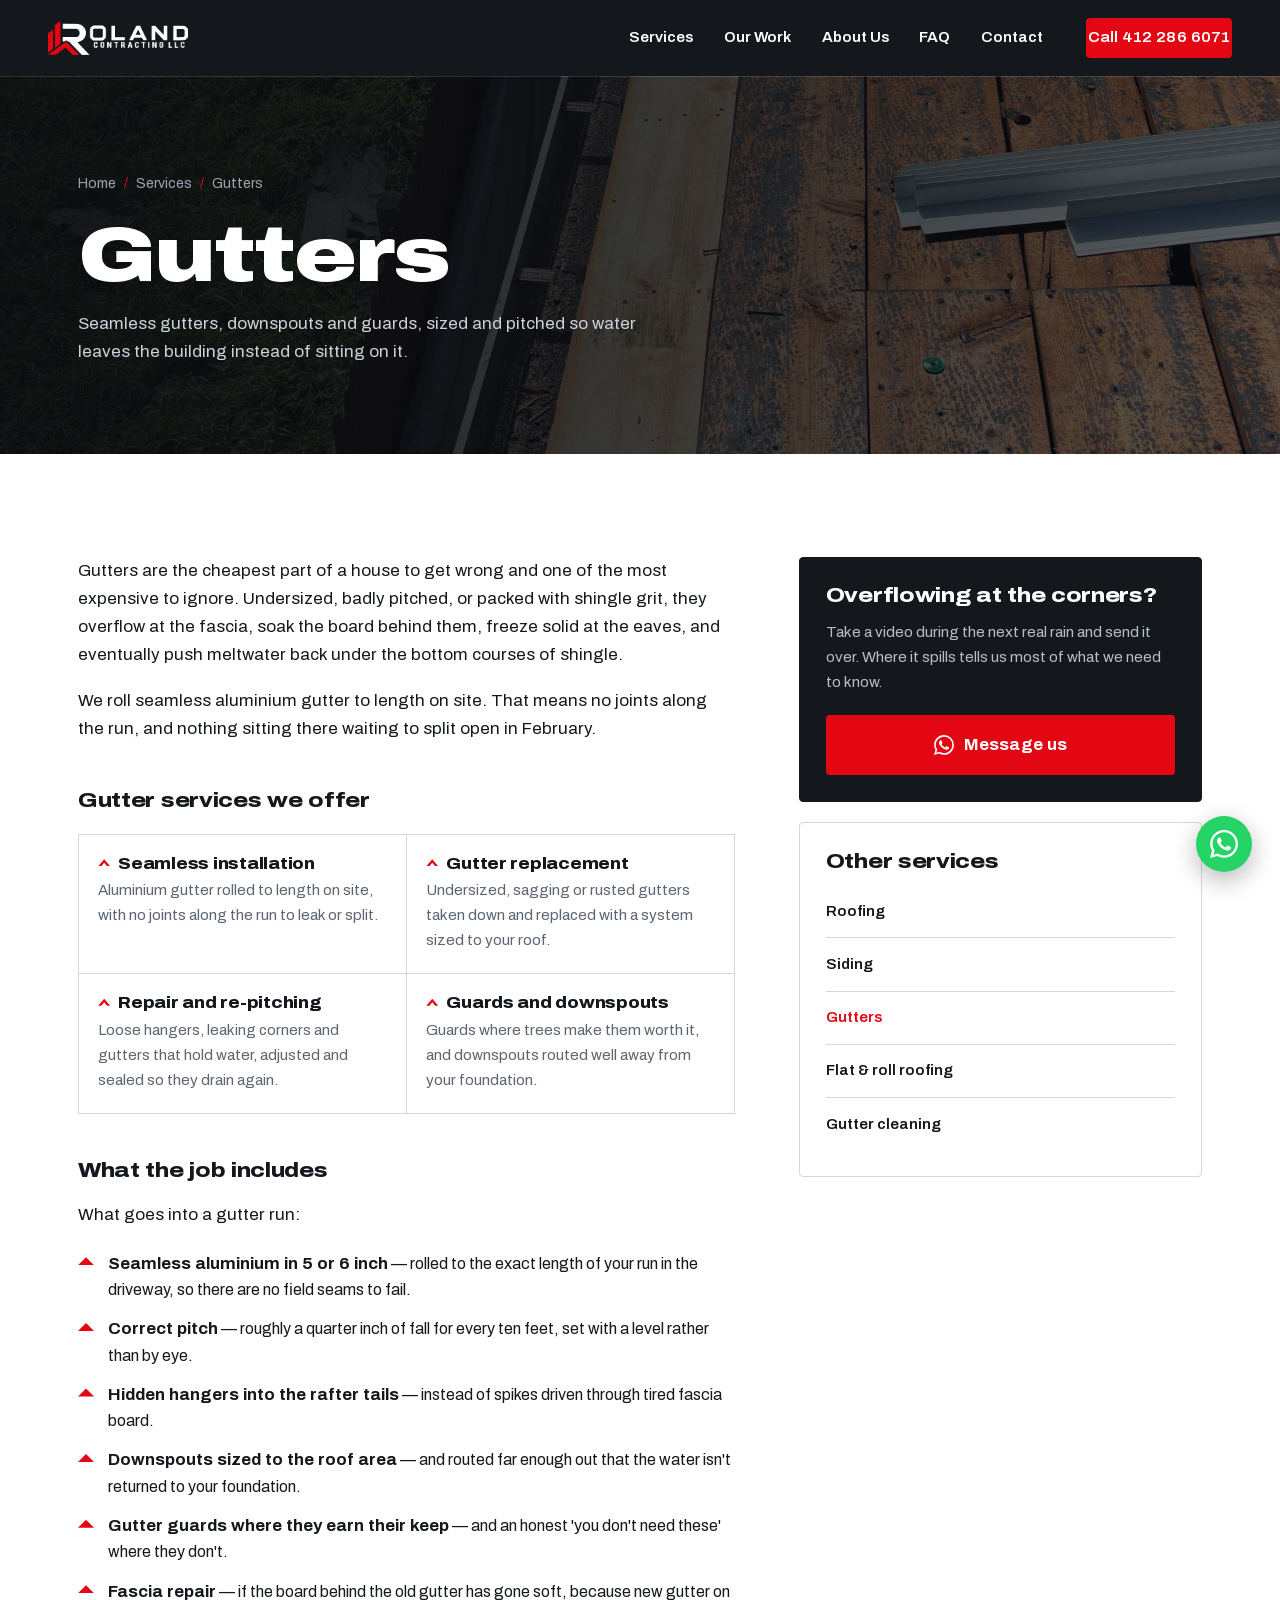
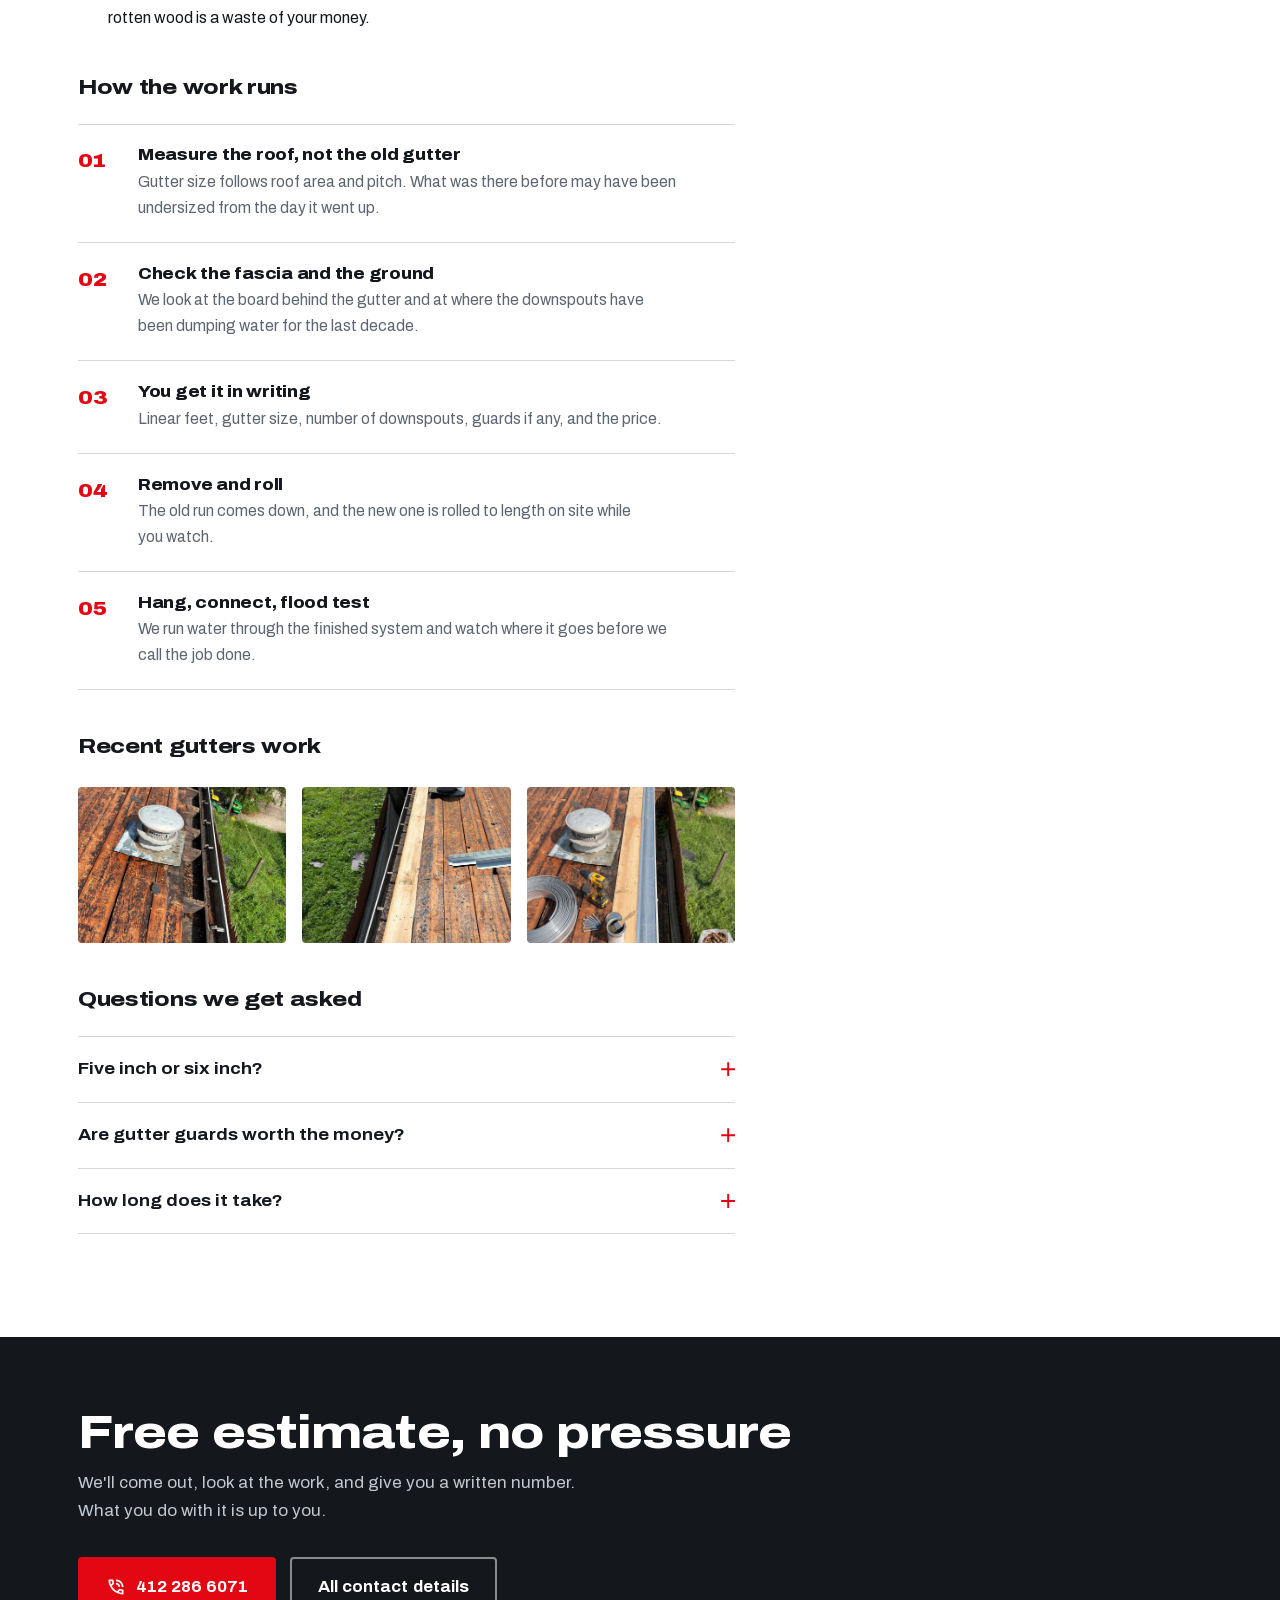
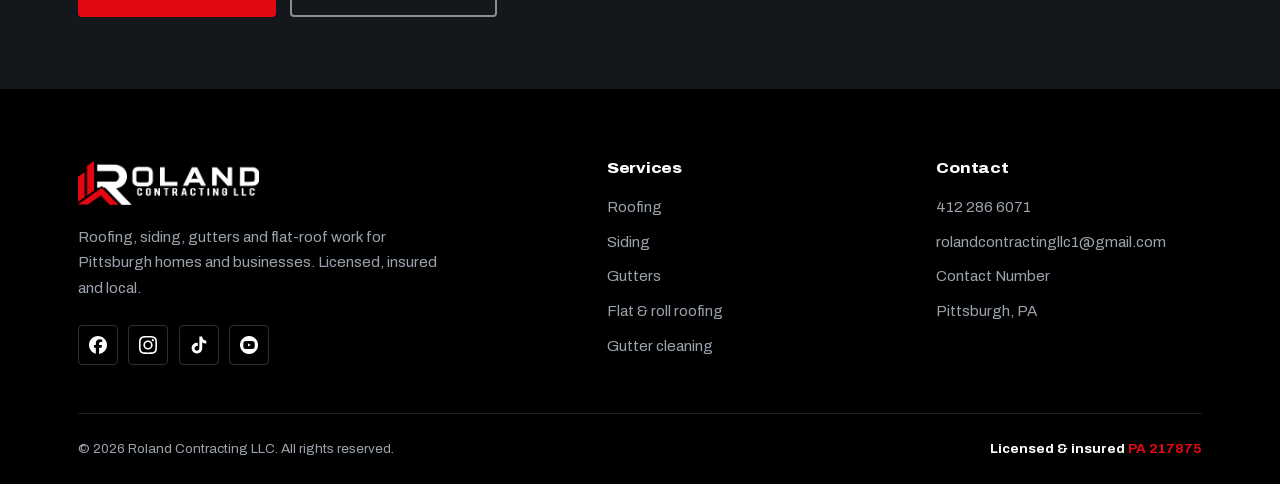
<file: service-gutters.html>
<!DOCTYPE html>
<html lang="en">
<head>
    <meta charset="UTF-8">
    <meta name="viewport" content="width=device-width, initial-scale=1.0">
    <title>Gutters — Roland Contracting LLC | Pittsburgh, PA</title>
    <meta name="description" content="Seamless gutter installation in Pittsburgh, PA. Aluminium gutters rolled on site, hidden hangers, downspouts and guards.">

    <link rel="icon" href="assets/logo-roland.png">
    <link rel="preload" href="assets/fonts/archivo-var.woff2" as="font" type="font/woff2" crossorigin>
    <link rel="stylesheet" href="style.css">
</head>
<body>
    <header class="navbar is-static" id="navbar">
        <a href="index.html" class="nav-logo">
            <img src="assets/logo-roland-white.png" alt="Roland Contracting LLC" class="logo-img">
            <span>ROLAND CONTRACTING LLC</span>
        </a>

        <nav class="nav-links" id="navLinks">
            <a href="services.html">Services</a>
            <a href="index.html#our-work">Our Work</a>
            <a href="index.html#about-us">About Us</a>
            <a href="index.html#faq">FAQ</a>
            <a href="index.html#contact-us">Contact</a>
            <a class="btn btn-primary nav-cta" href="tel:+14122866071">Call 412 286 6071</a>
        </nav>

        <button class="nav-toggle" id="navToggle" aria-label="Open menu" aria-expanded="false">
            <span></span><span></span><span></span>
        </button>
    </header>

    <main>
        <section class="page-hero page-hero--gutters">
            <div class="container">
                <ul class="crumbs">
                    <li><a href="index.html">Home</a></li>
                    <li><a href="services.html">Services</a></li>
                    <li>Gutters</li>
                </ul>
                <h1>Gutters</h1>
                <p>Seamless gutters, downspouts and guards, sized and pitched so water leaves the building instead of sitting on it.</p>
            </div>
        </section>

        <section class="section">
            <div class="container detail-grid">
                <div class="prose">
                    <p>Gutters are the cheapest part of a house to get wrong and one of the most expensive to ignore. Undersized, badly pitched, or packed with shingle grit, they overflow at the fascia, soak the board behind them, freeze solid at the eaves, and eventually push meltwater back under the bottom courses of shingle.</p>
                    <p>We roll seamless aluminium gutter to length on site. That means no joints along the run, and nothing sitting there waiting to split open in February.</p>

                    <h3>Gutter services we offer</h3>
                    <ul class="subservices">
                        <li>
                            <h4>Seamless installation</h4>
                            <p>Aluminium gutter rolled to length on site, with no joints along the run to leak or split.</p>
                        </li>
                        <li>
                            <h4>Gutter replacement</h4>
                            <p>Undersized, sagging or rusted gutters taken down and replaced with a system sized to your roof.</p>
                        </li>
                        <li>
                            <h4>Repair and re-pitching</h4>
                            <p>Loose hangers, leaking corners and gutters that hold water, adjusted and sealed so they drain again.</p>
                        </li>
                        <li>
                            <h4>Guards and downspouts</h4>
                            <p>Guards where trees make them worth it, and downspouts routed well away from your foundation.</p>
                        </li>
                    </ul>

                    <h3>What the job includes</h3>
                    <p>What goes into a gutter run:</p>
                    <ul class="checklist">
                        <li><strong>Seamless aluminium in 5 or 6 inch</strong> — rolled to the exact length of your run in the driveway, so there are no field seams to fail.</li>
                        <li><strong>Correct pitch</strong> — roughly a quarter inch of fall for every ten feet, set with a level rather than by eye.</li>
                        <li><strong>Hidden hangers into the rafter tails</strong> — instead of spikes driven through tired fascia board.</li>
                        <li><strong>Downspouts sized to the roof area</strong> — and routed far enough out that the water isn't returned to your foundation.</li>
                        <li><strong>Gutter guards where they earn their keep</strong> — and an honest 'you don't need these' where they don't.</li>
                        <li><strong>Fascia repair</strong> — if the board behind the old gutter has gone soft, because new gutter on rotten wood is a waste of your money.</li>
                    </ul>

                    <h3>How the work runs</h3>
                    <ol class="process">
                        <li>
                            <h4>Measure the roof, not the old gutter</h4>
                            <p>Gutter size follows roof area and pitch. What was there before may have been undersized from the day it went up.</p>
                        </li>
                        <li>
                            <h4>Check the fascia and the ground</h4>
                            <p>We look at the board behind the gutter and at where the downspouts have been dumping water for the last decade.</p>
                        </li>
                        <li>
                            <h4>You get it in writing</h4>
                            <p>Linear feet, gutter size, number of downspouts, guards if any, and the price.</p>
                        </li>
                        <li>
                            <h4>Remove and roll</h4>
                            <p>The old run comes down, and the new one is rolled to length on site while you watch.</p>
                        </li>
                        <li>
                            <h4>Hang, connect, flood test</h4>
                            <p>We run water through the finished system and watch where it goes before we call the job done.</p>
                        </li>
                    </ol>

                    <h3>Recent gutters work</h3>
                    <div class="detail-gallery">
                        <img src="assets/trabajos/gutters/gutters1.jpeg" alt="New gutter run along a roof edge" loading="lazy">
                        <img src="assets/trabajos/gutters/gutters2.jpeg" alt="Gutter installation in progress" loading="lazy">
                        <img src="assets/trabajos/gutters/gutters_gemini.jpeg" alt="Aluminium coil and finished gutter section" loading="lazy">
                    </div>

                    <h3>Questions we get asked</h3>
                    <div class="faq">
                        <details>
                            <summary>Five inch or six inch?</summary>
                            <p>Five inch handles most city houses. Six inch is worth it on steep pitches, large roof areas, or where a lot of roof drains into one short run, which is common on hillside properties. We size it off the measurements rather than defaulting to whatever came off.</p>
                        </details>
                        <details>
                            <summary>Are gutter guards worth the money?</summary>
                            <p>Under mature trees, yes, they'll cut your cleaning down a lot. On an open lot with no overhang, they mostly buy you a bill. We'll say which one you are.</p>
                        </details>
                        <details>
                            <summary>How long does it take?</summary>
                            <p>Most houses are half a day to a full day, including tear-off and haul-away of the old run.</p>
                        </details>
                    </div>
                </div>

                <aside class="sidebar">
                    <div class="side-card side-card--dark">
                        <h3>Overflowing at the corners?</h3>
                        <p>Take a video during the next real rain and send it over. Where it spills tells us most of what we need to know.</p>
                        <a class="btn btn-primary" href="sms:+14122866071" target="_blank" rel="noopener">
                            <img src="assets/iconos/whatsapp.svg" alt="" aria-hidden="true" class="icon-white"> Message us
                        </a>
                    </div>

                    <div class="side-card">
                        <h3>Other services</h3>
                        <nav class="side-nav">
                            <a href="service-roofing.html">Roofing</a>
                            <a href="service-siding.html">Siding</a>
                            <a href="service-gutters.html" aria-current="page">Gutters</a>
                            <a href="service-roll-roof.html">Flat &amp; roll roofing</a>
                            <a href="service-gutter-cleaning.html">Gutter cleaning</a>
                        </nav>
                    </div>
                </aside>
            </div>
        </section>

        <section class="cta-strip">
            <div class="container cta-strip-inner">
                <div>
                    <h2>Free estimate, no pressure</h2>
                    <p>We'll come out, look at the work, and give you a written number. What you do with it is up to you.</p>
                </div>
                <div class="btn-row">
                    <a class="btn btn-primary" href="tel:+14122866071">
                        <img src="assets/iconos/phone.svg" alt="" aria-hidden="true" class="icon-white"> 412 286 6071
                    </a>
                    <a class="btn btn-ghost" href="index.html#contact-us">All contact details</a>
                </div>
            </div>
        </section>
    </main>

    <footer class="footer">
        <div class="container">
            <div class="footer-grid">
                <div class="footer-brand">
                    <img src="assets/logo-roland-white.png" alt="Roland Contracting LLC" class="footer-logo">
                    <p>
                        Roofing, siding, gutters and flat-roof work for Pittsburgh homes and
                        businesses. Licensed, insured and local.
                    </p>
                    <ul class="socials">
                        <li><a href="#" aria-label="Facebook"><img src="assets/iconos/facebook.svg" alt="" class="icon-white"></a></li>
                        <li><a href="#" aria-label="Instagram"><img src="assets/iconos/instagram.svg" alt="" class="icon-white"></a></li>
                        <li><a href="#" aria-label="TikTok"><img src="assets/iconos/tiktok.svg" alt="" class="icon-white"></a></li>
                        <li><a href="#" aria-label="YouTube"><img src="assets/iconos/youtube.png" alt="" class="icon-white"></a></li>
                    </ul>
                </div>

                <div>
                    <h4>Services</h4>
                    <ul>
                        <li><a href="service-roofing.html">Roofing</a></li>
                        <li><a href="service-siding.html">Siding</a></li>
                        <li><a href="service-gutters.html">Gutters</a></li>
                        <li><a href="service-roll-roof.html">Flat &amp; roll roofing</a></li>
                        <li><a href="service-gutter-cleaning.html">Gutter cleaning</a></li>
                    </ul>
                </div>

                <div>
                    <h4>Contact</h4>
                    <ul>
                        <li><a href="tel:+14122866071">412 286 6071</a></li>
                        <li><a href="mailto:rolandcontractingllc1@gmail.com">rolandcontractingllc1@gmail.com</a></li>
                        <li><a href="sms:+14122866071" target="_blank" rel="noopener">Contact Number</a></li>
                        <li>Pittsburgh, PA</li>
                    </ul>
                </div>
            </div>

            <div class="footer-bottom">
                <p>&copy; 2026 Roland Contracting LLC. All rights reserved.</p>
                <p class="license-tag">Licensed &amp; insured <span>PA 217875</span></p>
            </div>
        </div>
    </footer>

    <a class="wa-float" href="https://wa.me/14122866071" target="_blank" rel="noopener" aria-label="Message us on WhatsApp">
        <img src="assets/iconos/whatsapp.svg" alt="" aria-hidden="true" class="icon-white">
    </a>

    <script src="main.js"></script>
</body>
</html>
</file>
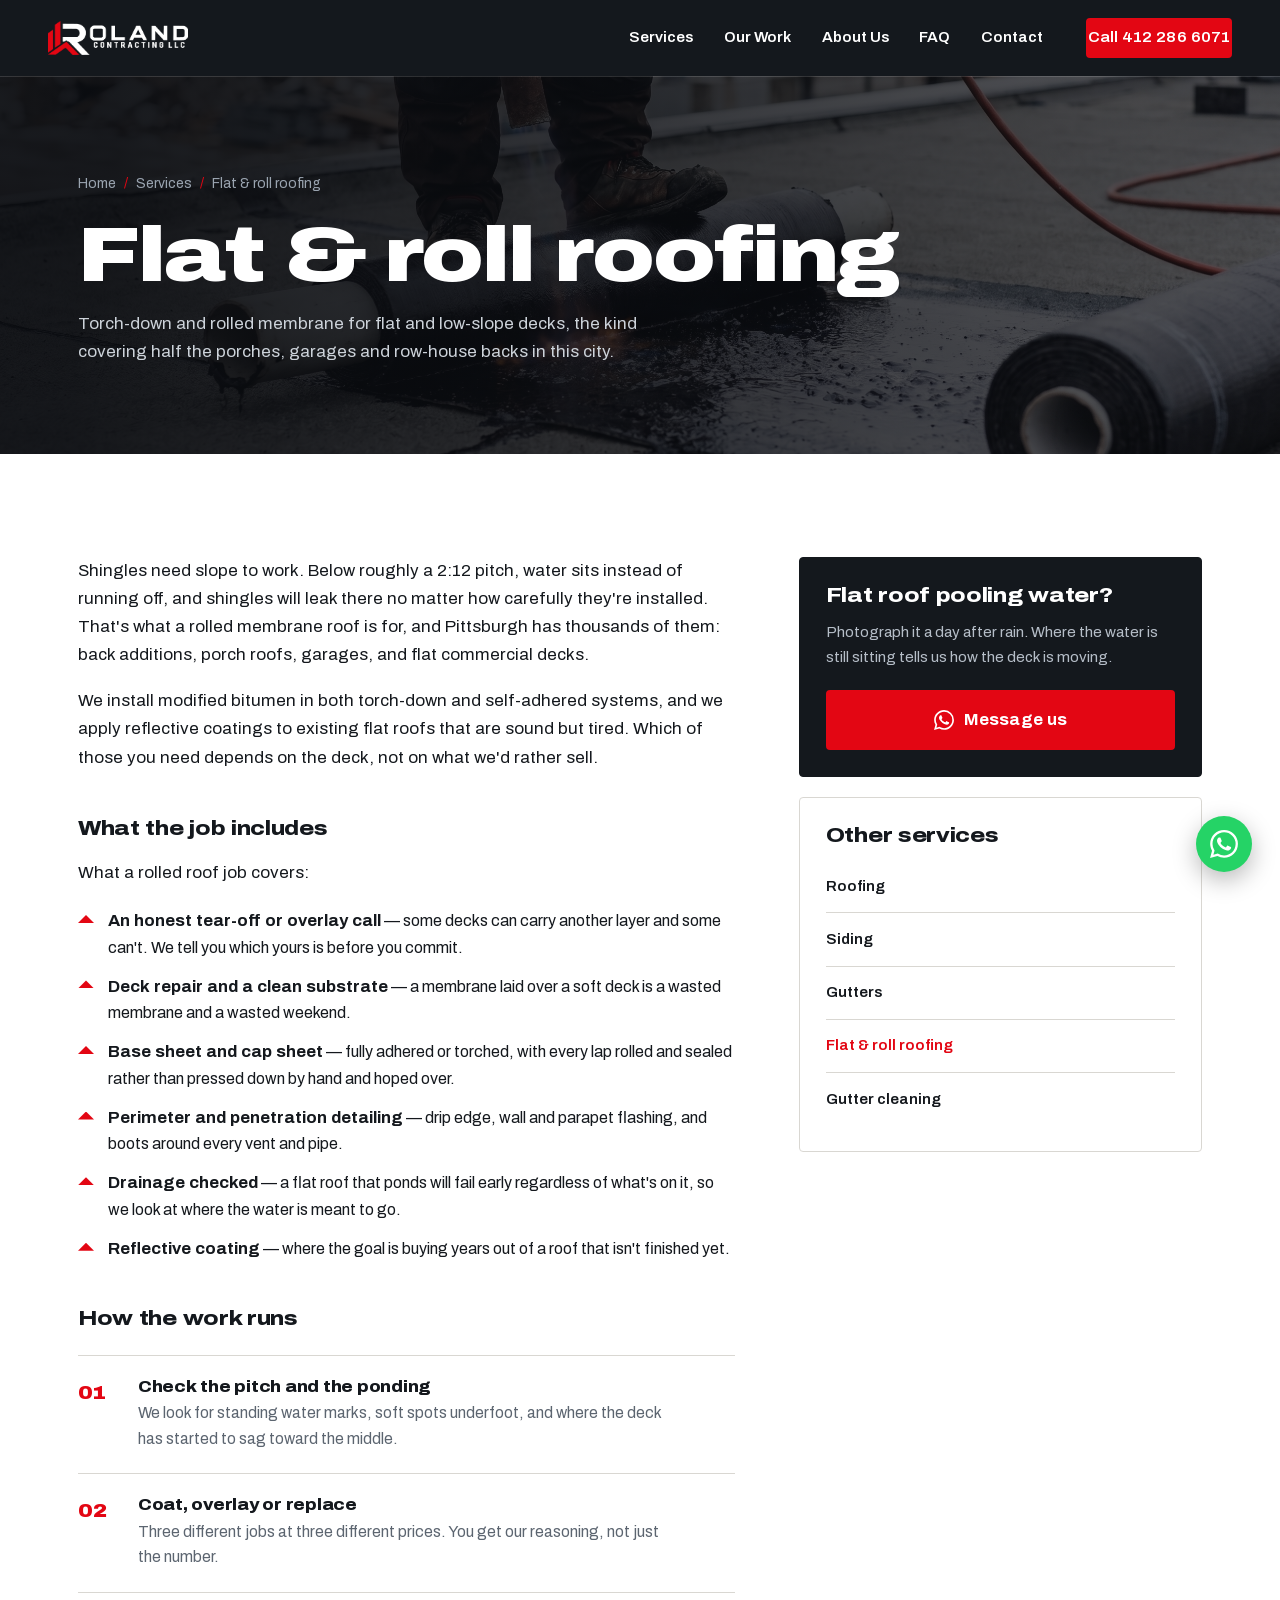
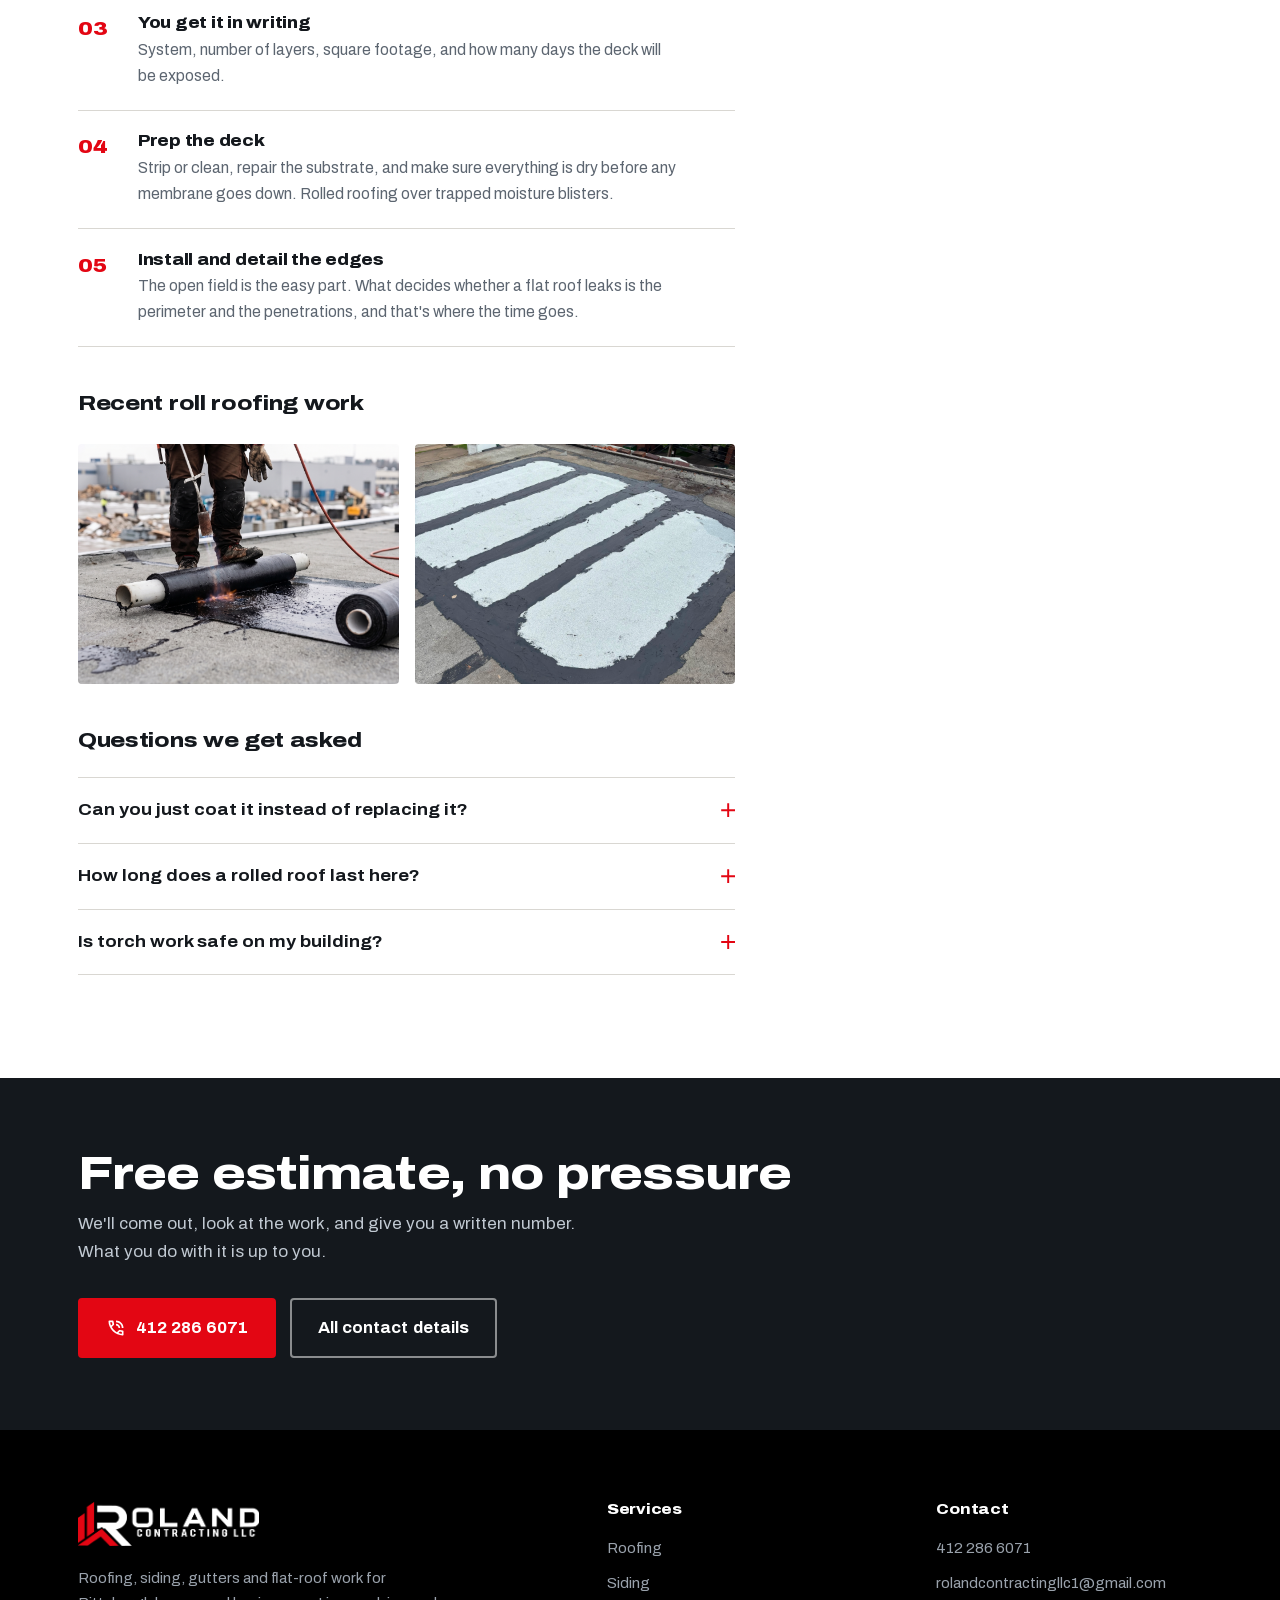
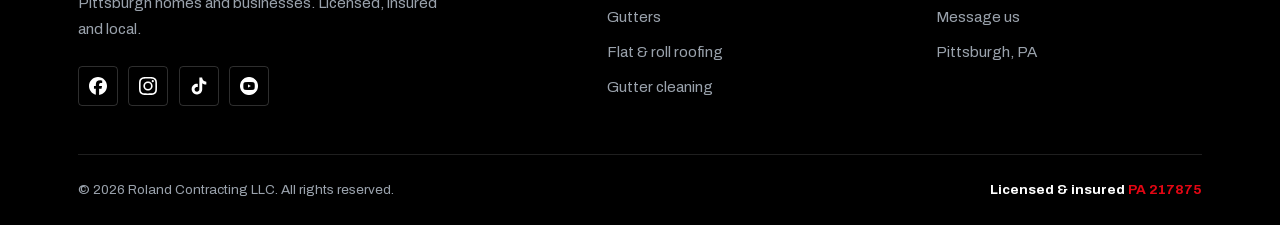
<file: service-roll-roof.html>
<!DOCTYPE html>
<html lang="en">
<head>
    <meta charset="UTF-8">
    <meta name="viewport" content="width=device-width, initial-scale=1.0">
    <title>Flat &amp; roll roofing — Roland Contracting LLC | Pittsburgh, PA</title>
    <meta name="description" content="Flat and low-slope roll roofing in Pittsburgh, PA. Torch-down modified bitumen, self-adhered membrane and reflective coatings.">

    <link rel="icon" href="assets/logo-roland.png">
    <link rel="preload" href="assets/fonts/archivo-var.woff2" as="font" type="font/woff2" crossorigin>
    <link rel="stylesheet" href="style.css">
</head>
<body>
    <header class="navbar is-static" id="navbar">
        <a href="index.html" class="nav-logo">
            <img src="assets/logo-roland-white.png" alt="Roland Contracting LLC" class="logo-img">
            <span>ROLAND CONTRACTING LLC</span>
        </a>

        <nav class="nav-links" id="navLinks">
            <a href="services.html">Services</a>
            <a href="index.html#our-work">Our Work</a>
            <a href="index.html#about-us">About Us</a>
            <a href="index.html#faq">FAQ</a>
            <a href="index.html#contact-us">Contact</a>
            <a class="btn btn-primary nav-cta" href="tel:+14122866071">Call 412 286 6071</a>
        </nav>

        <button class="nav-toggle" id="navToggle" aria-label="Open menu" aria-expanded="false">
            <span></span><span></span><span></span>
        </button>
    </header>

    <main>
        <section class="page-hero page-hero--rollroof">
            <div class="container">
                <ul class="crumbs">
                    <li><a href="index.html">Home</a></li>
                    <li><a href="services.html">Services</a></li>
                    <li>Flat &amp; roll roofing</li>
                </ul>
                <h1>Flat &amp; roll roofing</h1>
                <p>Torch-down and rolled membrane for flat and low-slope decks, the kind covering half the porches, garages and row-house backs in this city.</p>
            </div>
        </section>

        <section class="section">
            <div class="container detail-grid">
                <div class="prose">
                    <p>Shingles need slope to work. Below roughly a 2:12 pitch, water sits instead of running off, and shingles will leak there no matter how carefully they're installed. That's what a rolled membrane roof is for, and Pittsburgh has thousands of them: back additions, porch roofs, garages, and flat commercial decks.</p>
                    <p>We install modified bitumen in both torch-down and self-adhered systems, and we apply reflective coatings to existing flat roofs that are sound but tired. Which of those you need depends on the deck, not on what we'd rather sell.</p>

                    <h3>What the job includes</h3>
                    <p>What a rolled roof job covers:</p>
                    <ul class="checklist">
                        <li><strong>An honest tear-off or overlay call</strong> — some decks can carry another layer and some can't. We tell you which yours is before you commit.</li>
                        <li><strong>Deck repair and a clean substrate</strong> — a membrane laid over a soft deck is a wasted membrane and a wasted weekend.</li>
                        <li><strong>Base sheet and cap sheet</strong> — fully adhered or torched, with every lap rolled and sealed rather than pressed down by hand and hoped over.</li>
                        <li><strong>Perimeter and penetration detailing</strong> — drip edge, wall and parapet flashing, and boots around every vent and pipe.</li>
                        <li><strong>Drainage checked</strong> — a flat roof that ponds will fail early regardless of what's on it, so we look at where the water is meant to go.</li>
                        <li><strong>Reflective coating</strong> — where the goal is buying years out of a roof that isn't finished yet.</li>
                    </ul>

                    <h3>How the work runs</h3>
                    <ol class="process">
                        <li>
                            <h4>Check the pitch and the ponding</h4>
                            <p>We look for standing water marks, soft spots underfoot, and where the deck has started to sag toward the middle.</p>
                        </li>
                        <li>
                            <h4>Coat, overlay or replace</h4>
                            <p>Three different jobs at three different prices. You get our reasoning, not just the number.</p>
                        </li>
                        <li>
                            <h4>You get it in writing</h4>
                            <p>System, number of layers, square footage, and how many days the deck will be exposed.</p>
                        </li>
                        <li>
                            <h4>Prep the deck</h4>
                            <p>Strip or clean, repair the substrate, and make sure everything is dry before any membrane goes down. Rolled roofing over trapped moisture blisters.</p>
                        </li>
                        <li>
                            <h4>Install and detail the edges</h4>
                            <p>The open field is the easy part. What decides whether a flat roof leaks is the perimeter and the penetrations, and that's where the time goes.</p>
                        </li>
                    </ol>

                    <h3>Recent roll roofing work</h3>
                    <div class="detail-gallery">
                        <img src="assets/trabajos/roll_roof/roll_roof_gemini.jpeg" alt="Rolled membrane being torched down on a flat roof" loading="lazy">
                        <img src="assets/trabajos/roll_roof/roll_roof1.jpeg" alt="Coated flat roof seen from above" loading="lazy">
                    </div>

                    <h3>Questions we get asked</h3>
                    <div class="faq">
                        <details>
                            <summary>Can you just coat it instead of replacing it?</summary>
                            <p>If the membrane underneath is intact and the deck is sound, a coating is a genuine option and much cheaper. If water is already in the substrate, a coating seals the problem in. We'll cut a test area to find out rather than guess.</p>
                        </details>
                        <details>
                            <summary>How long does a rolled roof last here?</summary>
                            <p>A properly installed modified bitumen roof generally runs fifteen to twenty years in this climate. Ponding water and neglected flashing are what cut that short, not the membrane itself.</p>
                        </details>
                        <details>
                            <summary>Is torch work safe on my building?</summary>
                            <p>Where it isn't appropriate, we don't use it. On wood decks with no separation, or tight to combustible siding, we install a self-adhered system instead. The result is the same roof without the open flame.</p>
                        </details>
                    </div>
                </div>

                <aside class="sidebar">
                    <div class="side-card side-card--dark">
                        <h3>Flat roof pooling water?</h3>
                        <p>Photograph it a day after rain. Where the water is still sitting tells us how the deck is moving.</p>
                        <a class="btn btn-primary" href="sms:+14122866071" target="_blank" rel="noopener">
                            <img src="assets/iconos/whatsapp.svg" alt="" aria-hidden="true" class="icon-white"> Message us
                        </a>
                    </div>

                    <div class="side-card">
                        <h3>Other services</h3>
                        <nav class="side-nav">
                            <a href="service-roofing.html">Roofing</a>
                            <a href="service-siding.html">Siding</a>
                            <a href="service-gutters.html">Gutters</a>
                            <a href="service-roll-roof.html" aria-current="page">Flat &amp; roll roofing</a>
                            <a href="service-gutter-cleaning.html">Gutter cleaning</a>
                        </nav>
                    </div>
                </aside>
            </div>
        </section>

        <section class="cta-strip">
            <div class="container cta-strip-inner">
                <div>
                    <h2>Free estimate, no pressure</h2>
                    <p>We'll come out, look at the work, and give you a written number. What you do with it is up to you.</p>
                </div>
                <div class="btn-row">
                    <a class="btn btn-primary" href="tel:+14122866071">
                        <img src="assets/iconos/phone.svg" alt="" aria-hidden="true" class="icon-white"> 412 286 6071
                    </a>
                    <a class="btn btn-ghost" href="index.html#contact-us">All contact details</a>
                </div>
            </div>
        </section>
    </main>

    <footer class="footer">
        <div class="container">
            <div class="footer-grid">
                <div class="footer-brand">
                    <img src="assets/logo-roland-white.png" alt="Roland Contracting LLC" class="footer-logo">
                    <p>
                        Roofing, siding, gutters and flat-roof work for Pittsburgh homes and
                        businesses. Licensed, insured and local.
                    </p>
                    <ul class="socials">
                        <li><a href="#" aria-label="Facebook"><img src="assets/iconos/facebook.svg" alt="" class="icon-white"></a></li>
                        <li><a href="#" aria-label="Instagram"><img src="assets/iconos/instagram.svg" alt="" class="icon-white"></a></li>
                        <li><a href="#" aria-label="TikTok"><img src="assets/iconos/tiktok.svg" alt="" class="icon-white"></a></li>
                        <li><a href="#" aria-label="YouTube"><img src="assets/iconos/youtube.png" alt="" class="icon-white"></a></li>
                    </ul>
                </div>

                <div>
                    <h4>Services</h4>
                    <ul>
                        <li><a href="service-roofing.html">Roofing</a></li>
                        <li><a href="service-siding.html">Siding</a></li>
                        <li><a href="service-gutters.html">Gutters</a></li>
                        <li><a href="service-roll-roof.html">Flat &amp; roll roofing</a></li>
                        <li><a href="service-gutter-cleaning.html">Gutter cleaning</a></li>
                    </ul>
                </div>

                <div>
                    <h4>Contact</h4>
                    <ul>
                        <li><a href="tel:+14122866071">412 286 6071</a></li>
                        <li><a href="mailto:rolandcontractingllc1@gmail.com">rolandcontractingllc1@gmail.com</a></li>
                        <li><a href="sms:+14122866071" target="_blank" rel="noopener">Message us</a></li>
                        <li>Pittsburgh, PA</li>
                    </ul>
                </div>
            </div>

            <div class="footer-bottom">
                <p>&copy; 2026 Roland Contracting LLC. All rights reserved.</p>
                <p class="license-tag">Licensed &amp; insured <span>PA 217875</span></p>
            </div>
        </div>
    </footer>

    <a class="wa-float" href="https://wa.me/14122866071" target="_blank" rel="noopener" aria-label="Message us on WhatsApp">
        <img src="assets/iconos/whatsapp.svg" alt="" aria-hidden="true" class="icon-white">
    </a>

    <script src="main.js"></script>
</body>
</html>
</file>
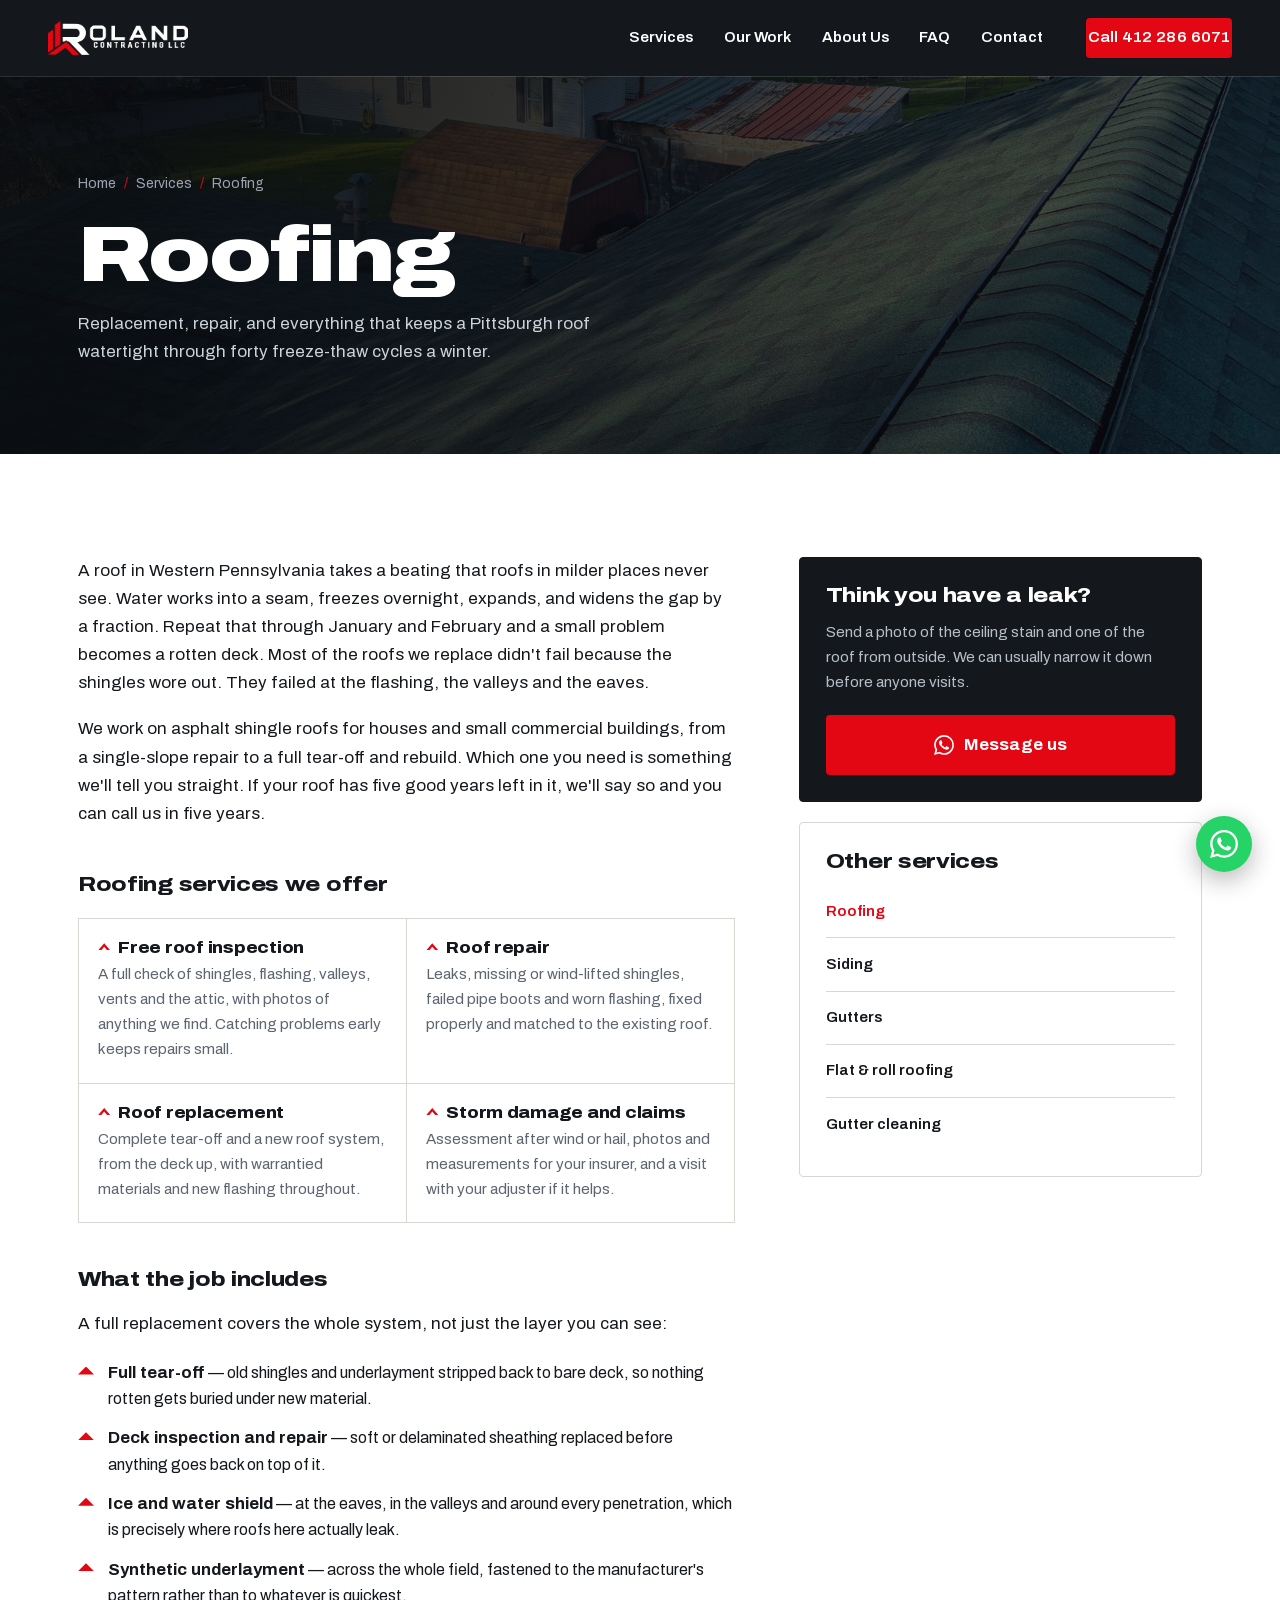
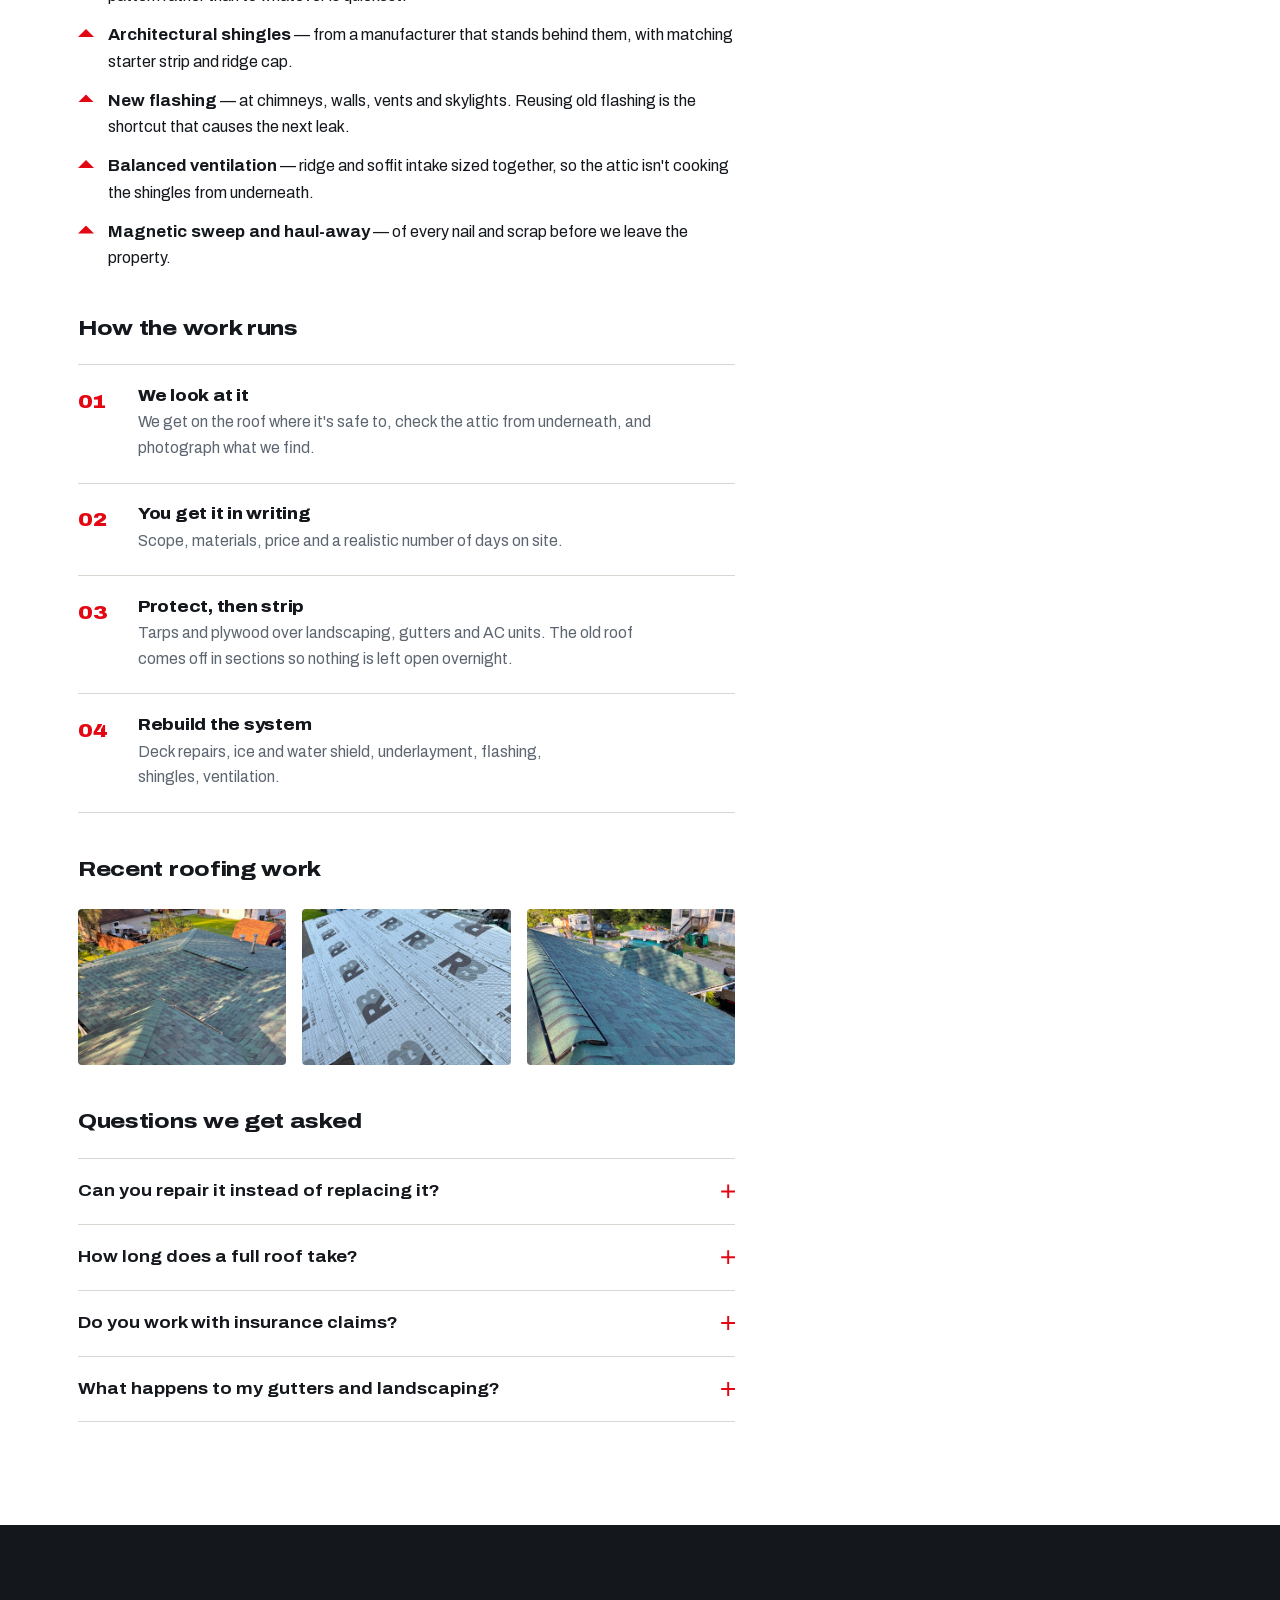
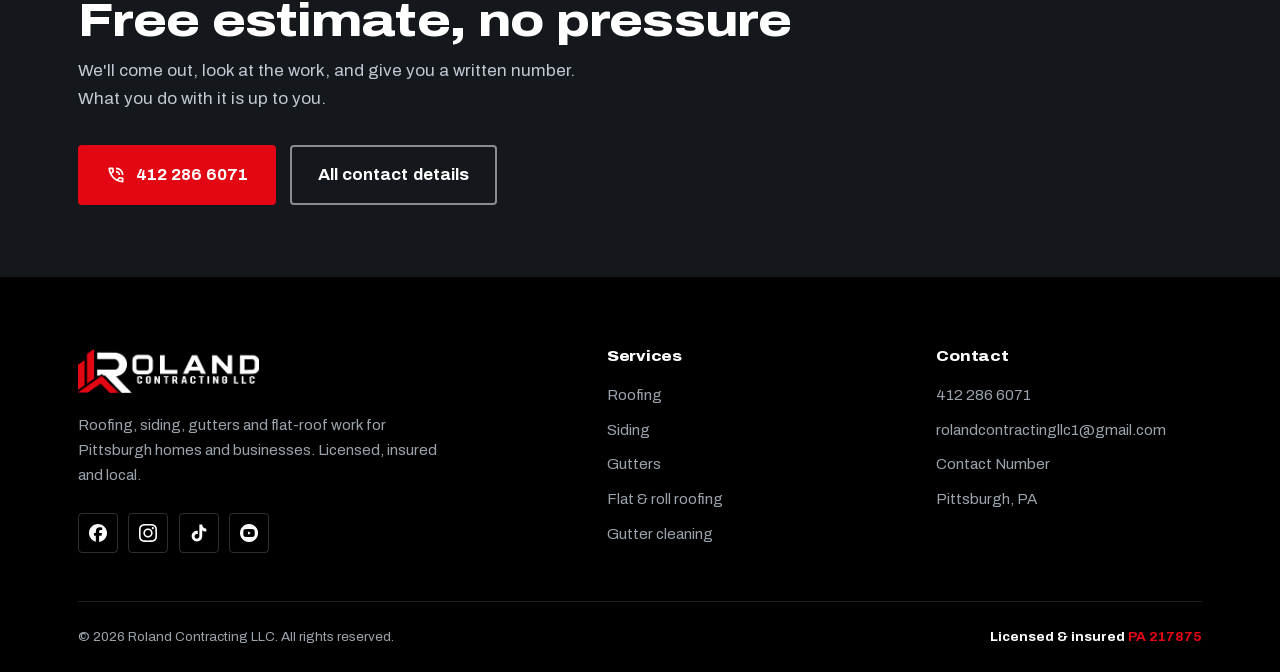
<file: service-roofing.html>
<!DOCTYPE html>
<html lang="en">
<head>
    <meta charset="UTF-8">
    <meta name="viewport" content="width=device-width, initial-scale=1.0">
    <title>Roofing — Roland Contracting LLC | Pittsburgh, PA</title>
    <meta name="description" content="Roof replacement and repair in Pittsburgh, PA. Full tear-offs, storm damage, flashing and ventilation. Licensed and insured, PA 217875.">

    <link rel="icon" href="assets/logo-roland.png">
    <link rel="preload" href="assets/fonts/archivo-var.woff2" as="font" type="font/woff2" crossorigin>
    <link rel="stylesheet" href="style.css">
</head>
<body>
    <header class="navbar is-static" id="navbar">
        <a href="index.html" class="nav-logo">
            <img src="assets/logo-roland-white.png" alt="Roland Contracting LLC" class="logo-img">
            <span>ROLAND CONTRACTING LLC</span>
        </a>

        <nav class="nav-links" id="navLinks">
            <a href="services.html">Services</a>
            <a href="index.html#our-work">Our Work</a>
            <a href="index.html#about-us">About Us</a>
            <a href="index.html#faq">FAQ</a>
            <a href="index.html#contact-us">Contact</a>
            <a class="btn btn-primary nav-cta" href="tel:+14122866071">Call 412 286 6071</a>
        </nav>

        <button class="nav-toggle" id="navToggle" aria-label="Open menu" aria-expanded="false">
            <span></span><span></span><span></span>
        </button>
    </header>

    <main>
        <section class="page-hero page-hero--roofing">
            <div class="container">
                <ul class="crumbs">
                    <li><a href="index.html">Home</a></li>
                    <li><a href="services.html">Services</a></li>
                    <li>Roofing</li>
                </ul>
                <h1>Roofing</h1>
                <p>Replacement, repair, and everything that keeps a Pittsburgh roof watertight through forty freeze-thaw cycles a winter.</p>
            </div>
        </section>

        <section class="section">
            <div class="container detail-grid">
                <div class="prose">
                    <p>A roof in Western Pennsylvania takes a beating that roofs in milder places never see. Water works into a seam, freezes overnight, expands, and widens the gap by a fraction. Repeat that through January and February and a small problem becomes a rotten deck. Most of the roofs we replace didn't fail because the shingles wore out. They failed at the flashing, the valleys and the eaves.</p>
                    <p>We work on asphalt shingle roofs for houses and small commercial buildings, from a single-slope repair to a full tear-off and rebuild. Which one you need is something we'll tell you straight. If your roof has five good years left in it, we'll say so and you can call us in five years.</p>

                    <h3>Roofing services we offer</h3>
                    <ul class="subservices">
                        <li>
                            <h4>Free roof inspection</h4>
                            <p>A full check of shingles, flashing, valleys, vents and the attic, with photos of anything we find. Catching problems early keeps repairs small.</p>
                        </li>
                        <li>
                            <h4>Roof repair</h4>
                            <p>Leaks, missing or wind-lifted shingles, failed pipe boots and worn flashing, fixed properly and matched to the existing roof.</p>
                        </li>
                        <li>
                            <h4>Roof replacement</h4>
                            <p>Complete tear-off and a new roof system, from the deck up, with warrantied materials and new flashing throughout.</p>
                        </li>
                        <li>
                            <h4>Storm damage and claims</h4>
                            <p>Assessment after wind or hail, photos and measurements for your insurer, and a visit with your adjuster if it helps.</p>
                        </li>
                    </ul>

                    <h3>What the job includes</h3>
                    <p>A full replacement covers the whole system, not just the layer you can see:</p>
                    <ul class="checklist">
                        <li><strong>Full tear-off</strong> — old shingles and underlayment stripped back to bare deck, so nothing rotten gets buried under new material.</li>
                        <li><strong>Deck inspection and repair</strong> — soft or delaminated sheathing replaced before anything goes back on top of it.</li>
                        <li><strong>Ice and water shield</strong> — at the eaves, in the valleys and around every penetration, which is precisely where roofs here actually leak.</li>
                        <li><strong>Synthetic underlayment</strong> — across the whole field, fastened to the manufacturer's pattern rather than to whatever is quickest.</li>
                        <li><strong>Architectural shingles</strong> — from a manufacturer that stands behind them, with matching starter strip and ridge cap.</li>
                        <li><strong>New flashing</strong> — at chimneys, walls, vents and skylights. Reusing old flashing is the shortcut that causes the next leak.</li>
                        <li><strong>Balanced ventilation</strong> — ridge and soffit intake sized together, so the attic isn't cooking the shingles from underneath.</li>
                        <li><strong>Magnetic sweep and haul-away</strong> — of every nail and scrap before we leave the property.</li>
                    </ul>

                    <h3>How the work runs</h3>
                    <ol class="process">
                        <li>
                            <h4>We look at it</h4>
                            <p>We get on the roof where it's safe to, check the attic from underneath, and photograph what we find.</p>
                        </li>
                        <li>
                            <h4>You get it in writing</h4>
                            <p>Scope, materials, price and a realistic number of days on site.</p>
                        </li>
                        <li>
                            <h4>Protect, then strip</h4>
                            <p>Tarps and plywood over landscaping, gutters and AC units. The old roof comes off in sections so nothing is left open overnight.</p>
                        </li>
                        <li>
                            <h4>Rebuild the system</h4>
                            <p>Deck repairs, ice and water shield, underlayment, flashing, shingles, ventilation.</p>
                        </li>
                    </ol>

                    <h3>Recent roofing work</h3>
                    <div class="detail-gallery">
                        <img src="assets/trabajos/roofing/roof1.jpeg" alt="Shingle roof mid-installation" loading="lazy">
                        <img src="assets/trabajos/roofing/roof6.jpeg" alt="Synthetic underlayment laid across a roof deck" loading="lazy">
                        <img src="assets/trabajos/roofing/roof3.jpeg" alt="Finished shingle roof with ridge vent" loading="lazy">
                    </div>

                    <h3>Questions we get asked</h3>
                    <div class="faq">
                        <details>
                            <summary>Can you repair it instead of replacing it?</summary>
                            <p>Often, yes. Isolated wind damage, a failed pipe boot or one bad valley are repairs, and we'd rather do the repair. What we won't do is patch a roof that's already on its second layer and shedding granules everywhere, because you'd end up paying twice.</p>
                        </details>
                        <details>
                            <summary>How long does a full roof take?</summary>
                            <p>Most single-family houses in the city run one to three days, depending on size, pitch and how many layers are coming off. You get the number before we start, and a message the same day if weather moves it.</p>
                        </details>
                        <details>
                            <summary>Do you work with insurance claims?</summary>
                            <p>We do. After storm damage we document the roof with photographs and measurements you can hand straight to your adjuster, and we'll meet the adjuster on site if that makes the claim go smoother.</p>
                        </details>
                        <details>
                            <summary>What happens to my gutters and landscaping?</summary>
                            <p>Both get covered before the first shingle comes off, and checked again at the end. Gutters full of tear-off grit are the calling card of a crew that stopped caring on the last afternoon.</p>
                        </details>
                    </div>
                </div>

                <aside class="sidebar">
                    <div class="side-card side-card--dark">
                        <h3>Think you have a leak?</h3>
                        <p>Send a photo of the ceiling stain and one of the roof from outside. We can usually narrow it down before anyone visits.</p>
                        <a class="btn btn-primary" href="sms:+14122866071" target="_blank" rel="noopener">
                            <img src="assets/iconos/whatsapp.svg" alt="" aria-hidden="true" class="icon-white"> Message us
                        </a>
                    </div>

                    <div class="side-card">
                        <h3>Other services</h3>
                        <nav class="side-nav">
                            <a href="service-roofing.html" aria-current="page">Roofing</a>
                            <a href="service-siding.html">Siding</a>
                            <a href="service-gutters.html">Gutters</a>
                            <a href="service-roll-roof.html">Flat &amp; roll roofing</a>
                            <a href="service-gutter-cleaning.html">Gutter cleaning</a>
                        </nav>
                    </div>
                </aside>
            </div>
        </section>

        <section class="cta-strip">
            <div class="container cta-strip-inner">
                <div>
                    <h2>Free estimate, no pressure</h2>
                    <p>We'll come out, look at the work, and give you a written number. What you do with it is up to you.</p>
                </div>
                <div class="btn-row">
                    <a class="btn btn-primary" href="tel:+14122866071">
                        <img src="assets/iconos/phone.svg" alt="" aria-hidden="true" class="icon-white"> 412 286 6071
                    </a>
                    <a class="btn btn-ghost" href="index.html#contact-us">All contact details</a>
                </div>
            </div>
        </section>
    </main>

    <footer class="footer">
        <div class="container">
            <div class="footer-grid">
                <div class="footer-brand">
                    <img src="assets/logo-roland-white.png" alt="Roland Contracting LLC" class="footer-logo">
                    <p>
                        Roofing, siding, gutters and flat-roof work for Pittsburgh homes and
                        businesses. Licensed, insured and local.
                    </p>
                    <ul class="socials">
                        <li><a href="#" aria-label="Facebook"><img src="assets/iconos/facebook.svg" alt="" class="icon-white"></a></li>
                        <li><a href="#" aria-label="Instagram"><img src="assets/iconos/instagram.svg" alt="" class="icon-white"></a></li>
                        <li><a href="#" aria-label="TikTok"><img src="assets/iconos/tiktok.svg" alt="" class="icon-white"></a></li>
                        <li><a href="#" aria-label="YouTube"><img src="assets/iconos/youtube.png" alt="" class="icon-white"></a></li>
                    </ul>
                </div>

                <div>
                    <h4>Services</h4>
                    <ul>
                        <li><a href="service-roofing.html">Roofing</a></li>
                        <li><a href="service-siding.html">Siding</a></li>
                        <li><a href="service-gutters.html">Gutters</a></li>
                        <li><a href="service-roll-roof.html">Flat &amp; roll roofing</a></li>
                        <li><a href="service-gutter-cleaning.html">Gutter cleaning</a></li>
                    </ul>
                </div>

                <div>
                    <h4>Contact</h4>
                    <ul>
                        <li><a href="tel:+14122866071">412 286 6071</a></li>
                        <li><a href="mailto:rolandcontractingllc1@gmail.com">rolandcontractingllc1@gmail.com</a></li>
                        <li><a href="sms:+14122866071" target="_blank" rel="noopener">Contact Number</a></li>
                        <li>Pittsburgh, PA</li>
                    </ul>
                </div>
            </div>

            <div class="footer-bottom">
                <p>&copy; 2026 Roland Contracting LLC. All rights reserved.</p>
                <p class="license-tag">Licensed &amp; insured <span>PA 217875</span></p>
            </div>
        </div>
    </footer>

    <a class="wa-float" href="https://wa.me/14122866071" target="_blank" rel="noopener" aria-label="Message us on WhatsApp">
        <img src="assets/iconos/whatsapp.svg" alt="" aria-hidden="true" class="icon-white">
    </a>

    <script src="main.js"></script>
</body>
</html>
</file>
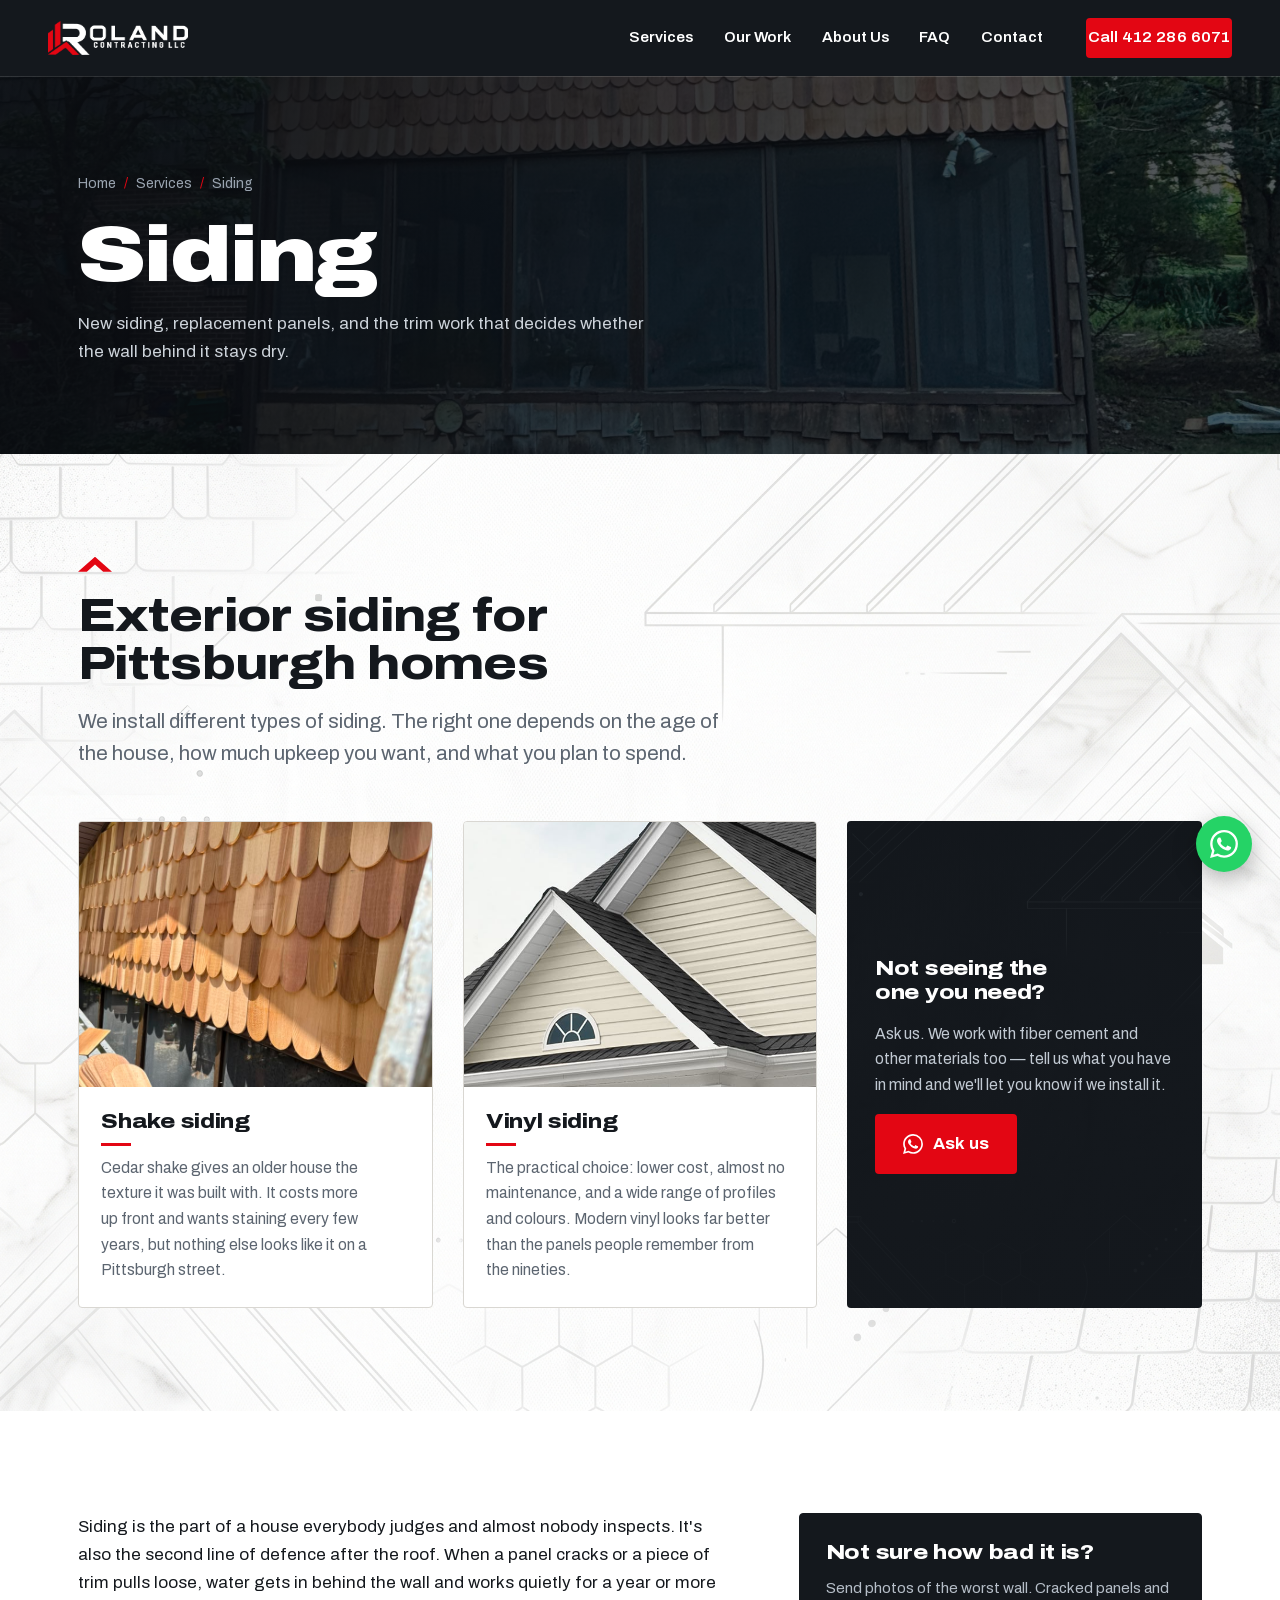
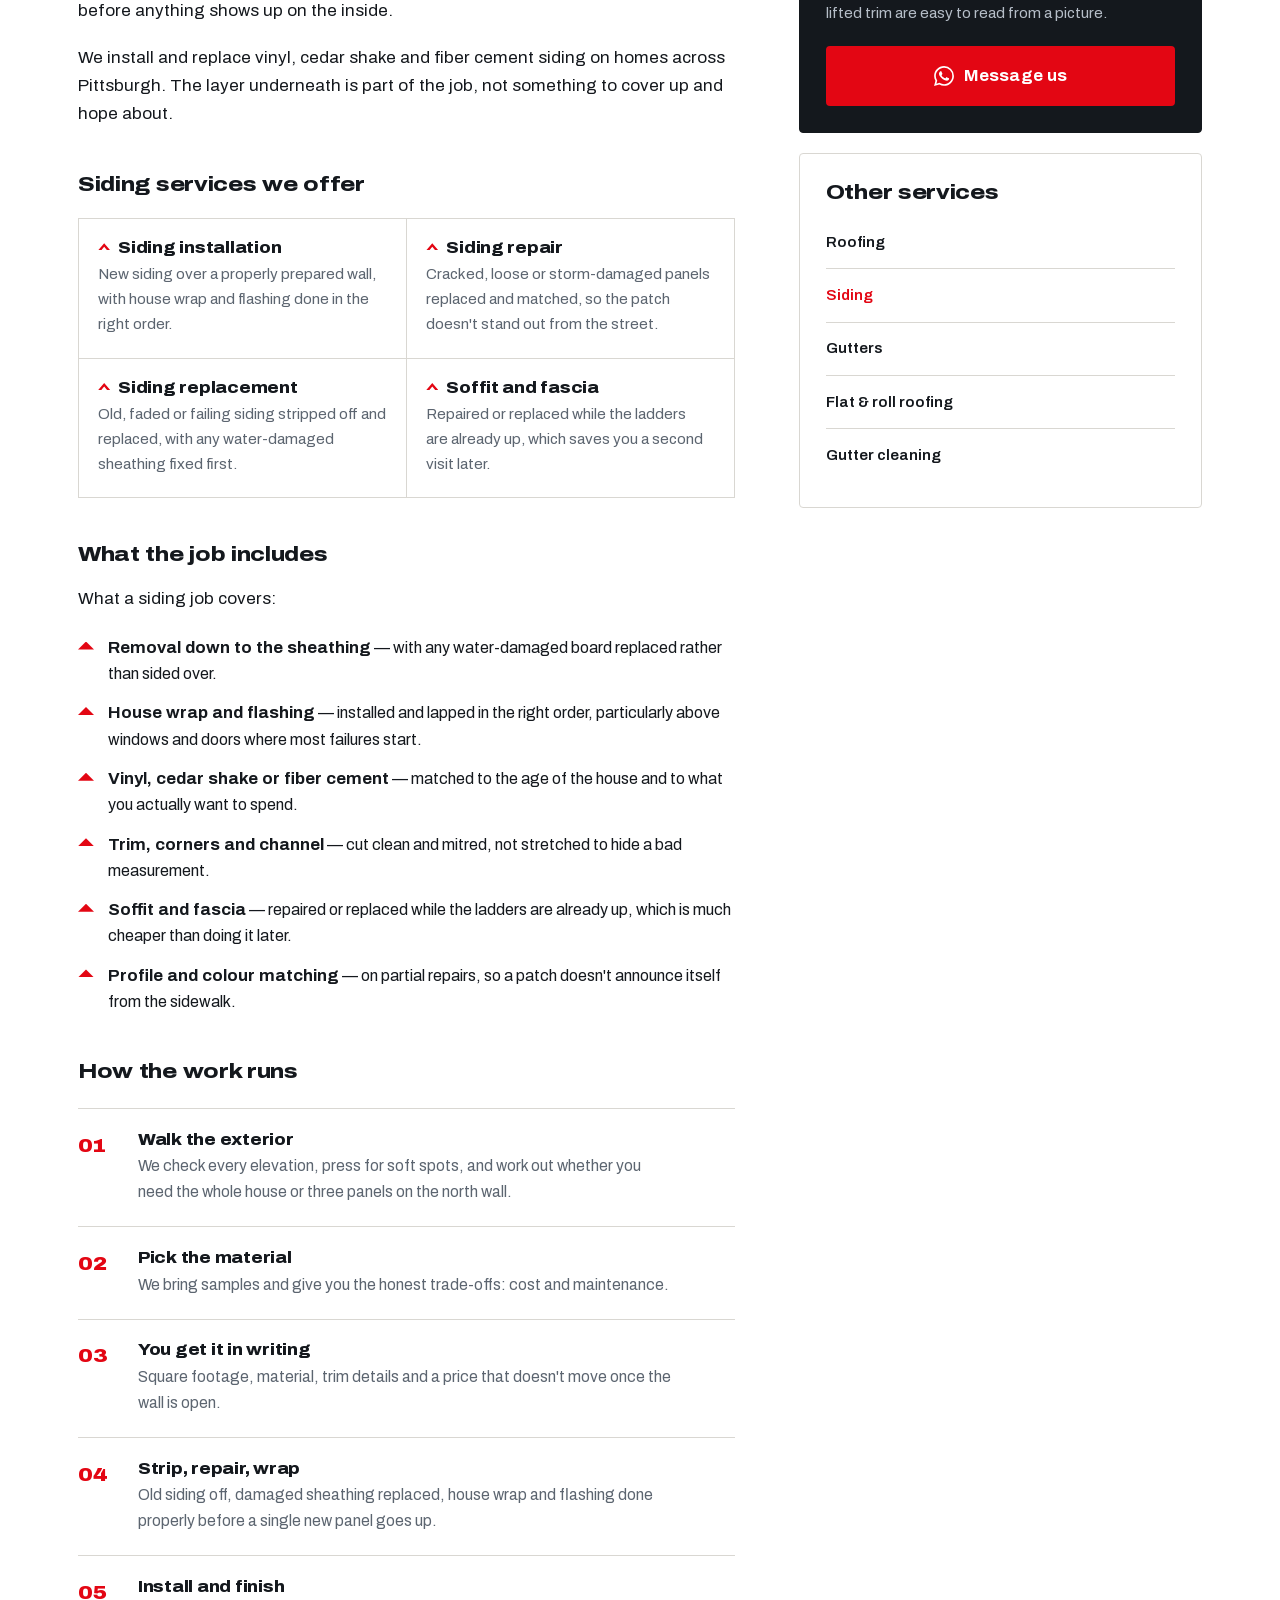
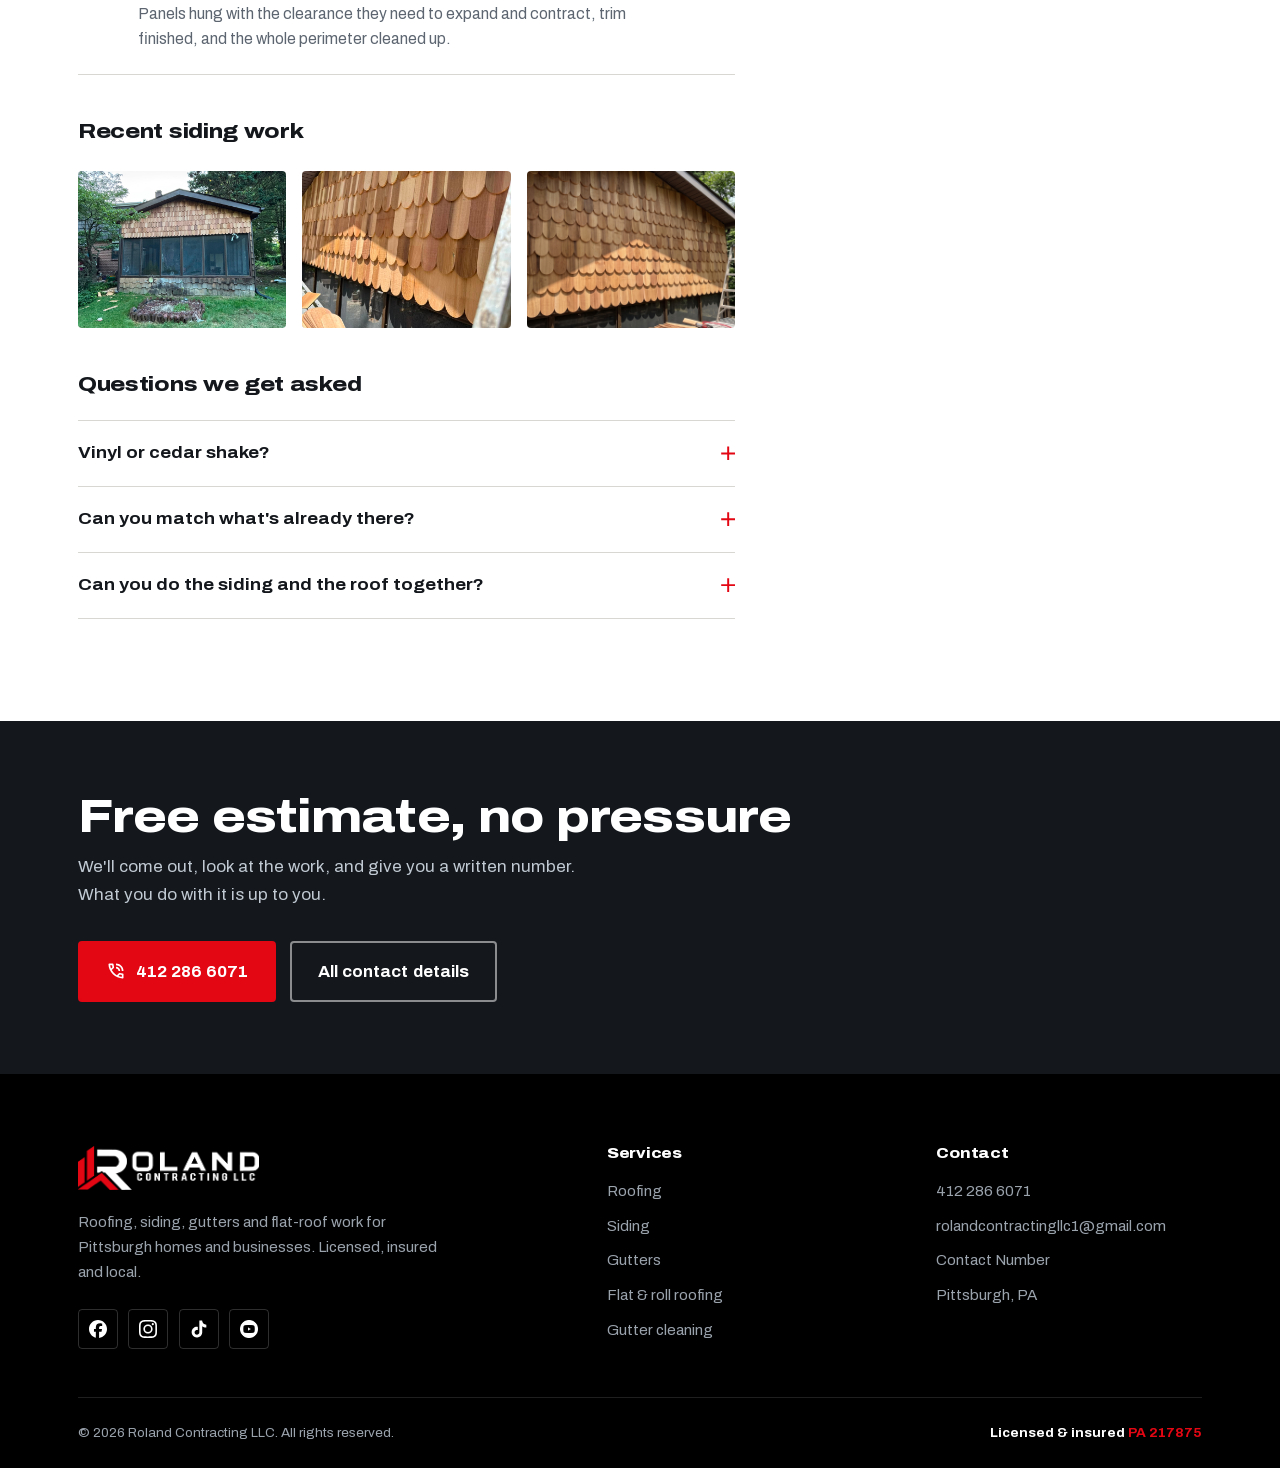
<file: service-siding.html>
<!DOCTYPE html>
<html lang="en">
<head>
    <meta charset="UTF-8">
    <meta name="viewport" content="width=device-width, initial-scale=1.0">
    <title>Siding — Roland Contracting LLC | Pittsburgh, PA</title>
    <meta name="description" content="Siding installation and replacement in Pittsburgh, PA. Vinyl, cedar shake and fiber cement, with house wrap, trim and soffit work.">

    <link rel="icon" href="assets/logo-roland.png">
    <link rel="preload" href="assets/fonts/archivo-var.woff2" as="font" type="font/woff2" crossorigin>
    <link rel="stylesheet" href="style.css">
    <link rel="stylesheet" href="siding-types.css">
</head>
<body>
    <header class="navbar is-static" id="navbar">
        <a href="index.html" class="nav-logo">
            <img src="assets/logo-roland-white.png" alt="Roland Contracting LLC" class="logo-img">
            <span>ROLAND CONTRACTING LLC</span>
        </a>

        <nav class="nav-links" id="navLinks">
            <a href="services.html">Services</a>
            <a href="index.html#our-work">Our Work</a>
            <a href="index.html#about-us">About Us</a>
            <a href="index.html#faq">FAQ</a>
            <a href="index.html#contact-us">Contact</a>
            <a class="btn btn-primary nav-cta" href="tel:+14122866071">Call 412 286 6071</a>
        </nav>

        <button class="nav-toggle" id="navToggle" aria-label="Open menu" aria-expanded="false">
            <span></span><span></span><span></span>
        </button>
    </header>

    <main>
        <section class="page-hero page-hero--siding">
            <div class="container">
                <ul class="crumbs">
                    <li><a href="index.html">Home</a></li>
                    <li><a href="services.html">Services</a></li>
                    <li>Siding</li>
                </ul>
                <h1>Siding</h1>
                <p>New siding, replacement panels, and the trim work that decides whether the wall behind it stays dry.</p>
            </div>
        </section>
        <section class="section section--intro surface-texture-light">
            <div class="container">
                <div class="section-head">
                    <span class="mark" aria-hidden="true"></span>
                    <h2>Exterior siding for Pittsburgh homes</h2>
                    <p class="lead">
                        We install different types of siding. The right one depends on the age
                        of the house, how much upkeep you want, and what you plan to spend.
                    </p>
                </div>

                <div class="services-grid siding-grid">
                    <article class="service-card">
                        <div class="service-card-media">
                            <img src="assets/trabajos/siding/siding1.jpeg" alt="Cedar shake siding on a Pittsburgh home" loading="lazy">
                        </div>
                        <div class="service-card-body">
                            <h3>Shake siding</h3>
                            <p>Cedar shake gives an older house the texture it was built with. It costs more up front and wants staining every few years, but nothing else looks like it on a Pittsburgh street.</p>
                        </div>
                    </article>

                    <article class="service-card">
                        <div class="service-card-media">
                            <img src="assets/trabajos/siding/vinyl_siding.jpeg" alt="Vinyl siding installed on a house exterior" loading="lazy">
                        </div>
                        <div class="service-card-body">
                            <h3>Vinyl siding</h3>
                            <p>The practical choice: lower cost, almost no maintenance, and a wide range of profiles and colours. Modern vinyl looks far better than the panels people remember from the nineties.</p>
                        </div>
                    </article>

                    <div class="service-cta">
                        <h3>Not seeing the one you need?</h3>
                        <p>Ask us. We work with fiber cement and other materials too — tell us what you have in mind and we'll let you know if we install it.</p>
                        <a class="btn btn-primary" href="https://wa.me/14122866071" target="_blank" rel="noopener">
                            <img src="assets/iconos/whatsapp.svg" alt="" aria-hidden="true" class="icon-white"> Ask us
                        </a>
                    </div>
                </div>
            </div>
        </section>

        <section class="section">
            <div class="container detail-grid">
                <div class="prose">
                    <p>Siding is the part of a house everybody judges and almost nobody inspects. It's also the second line of defence after the roof. When a panel cracks or a piece of trim pulls loose, water gets in behind the wall and works quietly for a year or more before anything shows up on the inside.</p>
                    <p>We install and replace vinyl, cedar shake and fiber cement siding on homes across Pittsburgh. The layer underneath is part of the job, not something to cover up and hope about.</p>

                    <h3>Siding services we offer</h3>
                    <ul class="subservices">
                        <li>
                            <h4>Siding installation</h4>
                            <p>New siding over a properly prepared wall, with house wrap and flashing done in the right order.</p>
                        </li>
                        <li>
                            <h4>Siding repair</h4>
                            <p>Cracked, loose or storm-damaged panels replaced and matched, so the patch doesn't stand out from the street.</p>
                        </li>
                        <li>
                            <h4>Siding replacement</h4>
                            <p>Old, faded or failing siding stripped off and replaced, with any water-damaged sheathing fixed first.</p>
                        </li>
                        <li>
                            <h4>Soffit and fascia</h4>
                            <p>Repaired or replaced while the ladders are already up, which saves you a second visit later.</p>
                        </li>
                    </ul>

                    <h3>What the job includes</h3>
                    <p>What a siding job covers:</p>
                    <ul class="checklist">
                        <li><strong>Removal down to the sheathing</strong> — with any water-damaged board replaced rather than sided over.</li>
                        <li><strong>House wrap and flashing</strong> — installed and lapped in the right order, particularly above windows and doors where most failures start.</li>
                        <li><strong>Vinyl, cedar shake or fiber cement</strong> — matched to the age of the house and to what you actually want to spend.</li>
                        <li><strong>Trim, corners and channel</strong> — cut clean and mitred, not stretched to hide a bad measurement.</li>
                        <li><strong>Soffit and fascia</strong> — repaired or replaced while the ladders are already up, which is much cheaper than doing it later.</li>
                        <li><strong>Profile and colour matching</strong> — on partial repairs, so a patch doesn't announce itself from the sidewalk.</li>
                    </ul>

                    <h3>How the work runs</h3>
                    <ol class="process">
                        <li>
                            <h4>Walk the exterior</h4>
                            <p>We check every elevation, press for soft spots, and work out whether you need the whole house or three panels on the north wall.</p>
                        </li>
                        <li>
                            <h4>Pick the material</h4>
                            <p>We bring samples and give you the honest trade-offs: cost and maintenance.</p>
                        </li>
                        <li>
                            <h4>You get it in writing</h4>
                            <p>Square footage, material, trim details and a price that doesn't move once the wall is open.</p>
                        </li>
                        <li>
                            <h4>Strip, repair, wrap</h4>
                            <p>Old siding off, damaged sheathing replaced, house wrap and flashing done properly before a single new panel goes up.</p>
                        </li>
                        <li>
                            <h4>Install and finish</h4>
                            <p>Panels hung with the clearance they need to expand and contract, trim finished, and the whole perimeter cleaned up.</p>
                        </li>
                    </ol>

                    <h3>Recent siding work</h3>
                    <div class="detail-gallery">
                        <img src="assets/trabajos/siding/siding2.jpeg" alt="House exterior finished in cedar shake siding" loading="lazy">
                        <img src="assets/trabajos/siding/siding1.jpeg" alt="Cedar shakes fitted under an eave" loading="lazy">
                        <img src="assets/trabajos/siding/siding_gemini.jpeg" alt="Close view of cedar shake siding courses" loading="lazy">
                    </div>

                    <h3>Questions we get asked</h3>
                    <div class="faq">
                        <details>
                            <summary>Vinyl or cedar shake?</summary>
                            <p>Vinyl costs less, needs almost nothing from you, and modern profiles look far better than the ones people remember. Cedar shake costs more and wants staining every several years, but on an older Pittsburgh house it looks right in a way vinyl doesn't quite manage. Fiber cement sits between the two. We'll tell you what we'd put on our own house.</p>
                        </details>
                        <details>
                            <summary>Can you match what's already there?</summary>
                            <p>Usually. Profiles get discontinued, so on older houses we may need to source a close match or re-side one full elevation to keep the lines consistent. We'll show you both options before you decide.</p>
                        </details>
                        <details>
                            <summary>Can you do the siding and the roof together?</summary>
                            <p>Yes, and it's cheaper that way. One mobilisation, one set of ladders and staging, and the roof-to-wall flashing gets done once by the same crew instead of twice by two.</p>
                        </details>
                    </div>
                </div>

                <aside class="sidebar">
                    <div class="side-card side-card--dark">
                        <h3>Not sure how bad it is?</h3>
                        <p>Send photos of the worst wall. Cracked panels and lifted trim are easy to read from a picture.</p>
                        <a class="btn btn-primary" href="sms:+14122866071" target="_blank" rel="noopener">
                            <img src="assets/iconos/whatsapp.svg" alt="" aria-hidden="true" class="icon-white"> Message us
                        </a>
                    </div>

                    <div class="side-card">
                        <h3>Other services</h3>
                        <nav class="side-nav">
                            <a href="service-roofing.html">Roofing</a>
                            <a href="service-siding.html" aria-current="page">Siding</a>
                            <a href="service-gutters.html">Gutters</a>
                            <a href="service-roll-roof.html">Flat &amp; roll roofing</a>
                            <a href="service-gutter-cleaning.html">Gutter cleaning</a>
                        </nav>
                    </div>
                </aside>
            </div>
        </section>

        <section class="cta-strip">
            <div class="container cta-strip-inner">
                <div>
                    <h2>Free estimate, no pressure</h2>
                    <p>We'll come out, look at the work, and give you a written number. What you do with it is up to you.</p>
                </div>
                <div class="btn-row">
                    <a class="btn btn-primary" href="tel:+14122866071">
                        <img src="assets/iconos/phone.svg" alt="" aria-hidden="true" class="icon-white"> 412 286 6071
                    </a>
                    <a class="btn btn-ghost" href="index.html#contact-us">All contact details</a>
                </div>
            </div>
        </section>
    </main>

    <footer class="footer">
        <div class="container">
            <div class="footer-grid">
                <div class="footer-brand">
                    <img src="assets/logo-roland-white.png" alt="Roland Contracting LLC" class="footer-logo">
                    <p>
                        Roofing, siding, gutters and flat-roof work for Pittsburgh homes and
                        businesses. Licensed, insured and local.
                    </p>
                    <ul class="socials">
                        <li><a href="#" aria-label="Facebook"><img src="assets/iconos/facebook.svg" alt="" class="icon-white"></a></li>
                        <li><a href="#" aria-label="Instagram"><img src="assets/iconos/instagram.svg" alt="" class="icon-white"></a></li>
                        <li><a href="#" aria-label="TikTok"><img src="assets/iconos/tiktok.svg" alt="" class="icon-white"></a></li>
                        <li><a href="#" aria-label="YouTube"><img src="assets/iconos/youtube.png" alt="" class="icon-white"></a></li>
                    </ul>
                </div>

                <div>
                    <h4>Services</h4>
                    <ul>
                        <li><a href="service-roofing.html">Roofing</a></li>
                        <li><a href="service-siding.html">Siding</a></li>
                        <li><a href="service-gutters.html">Gutters</a></li>
                        <li><a href="service-roll-roof.html">Flat &amp; roll roofing</a></li>
                        <li><a href="service-gutter-cleaning.html">Gutter cleaning</a></li>
                    </ul>
                </div>

                <div>
                    <h4>Contact</h4>
                    <ul>
                        <li><a href="tel:+14122866071">412 286 6071</a></li>
                        <li><a href="mailto:rolandcontractingllc1@gmail.com">rolandcontractingllc1@gmail.com</a></li>
                        <li><a href="sms:+14122866071" target="_blank" rel="noopener">Contact Number</a></li>
                        <li>Pittsburgh, PA</li>
                    </ul>
                </div>
            </div>

            <div class="footer-bottom">
                <p>&copy; 2026 Roland Contracting LLC. All rights reserved.</p>
                <p class="license-tag">Licensed &amp; insured <span>PA 217875</span></p>
            </div>
        </div>
    </footer>

    <a class="wa-float" href="https://wa.me/14122866071" target="_blank" rel="noopener" aria-label="Message us on WhatsApp">
        <img src="assets/iconos/whatsapp.svg" alt="" aria-hidden="true" class="icon-white">
    </a>

    <script src="main.js"></script>
</body>
</html>
</file>
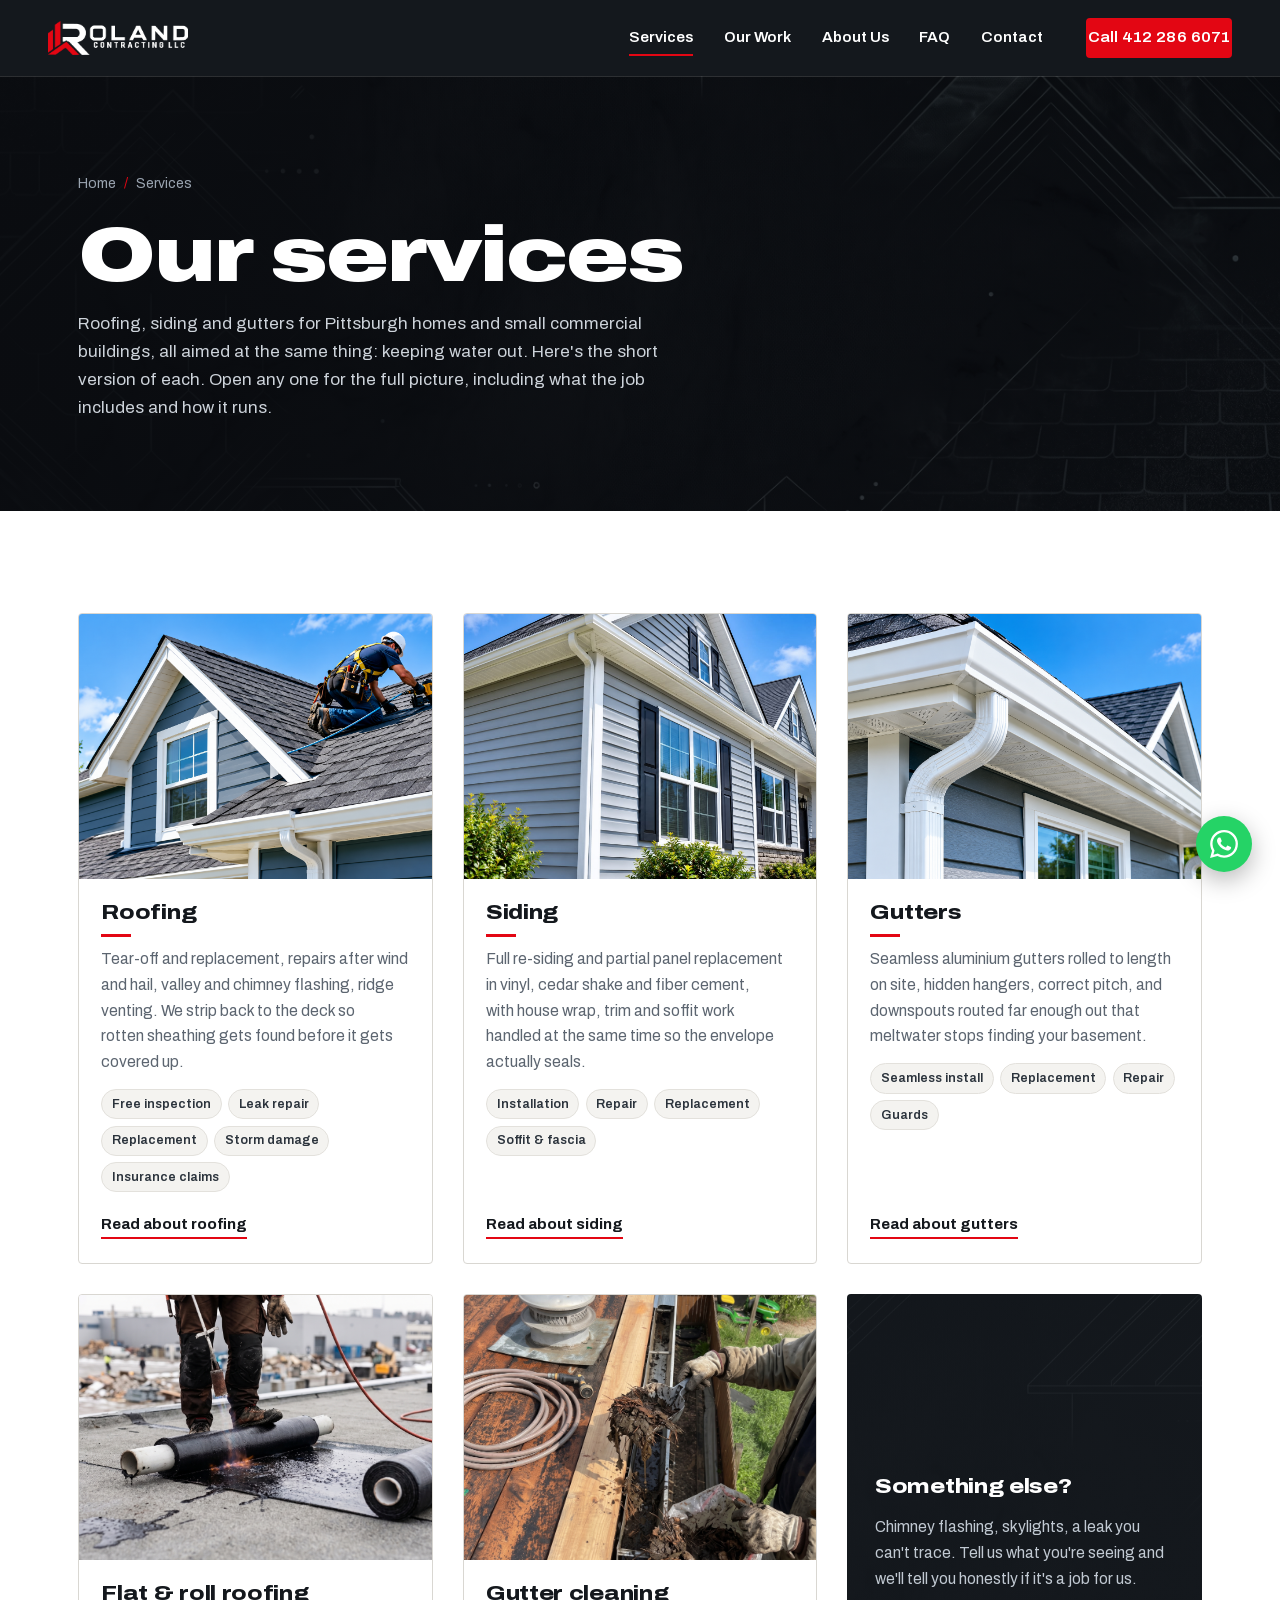
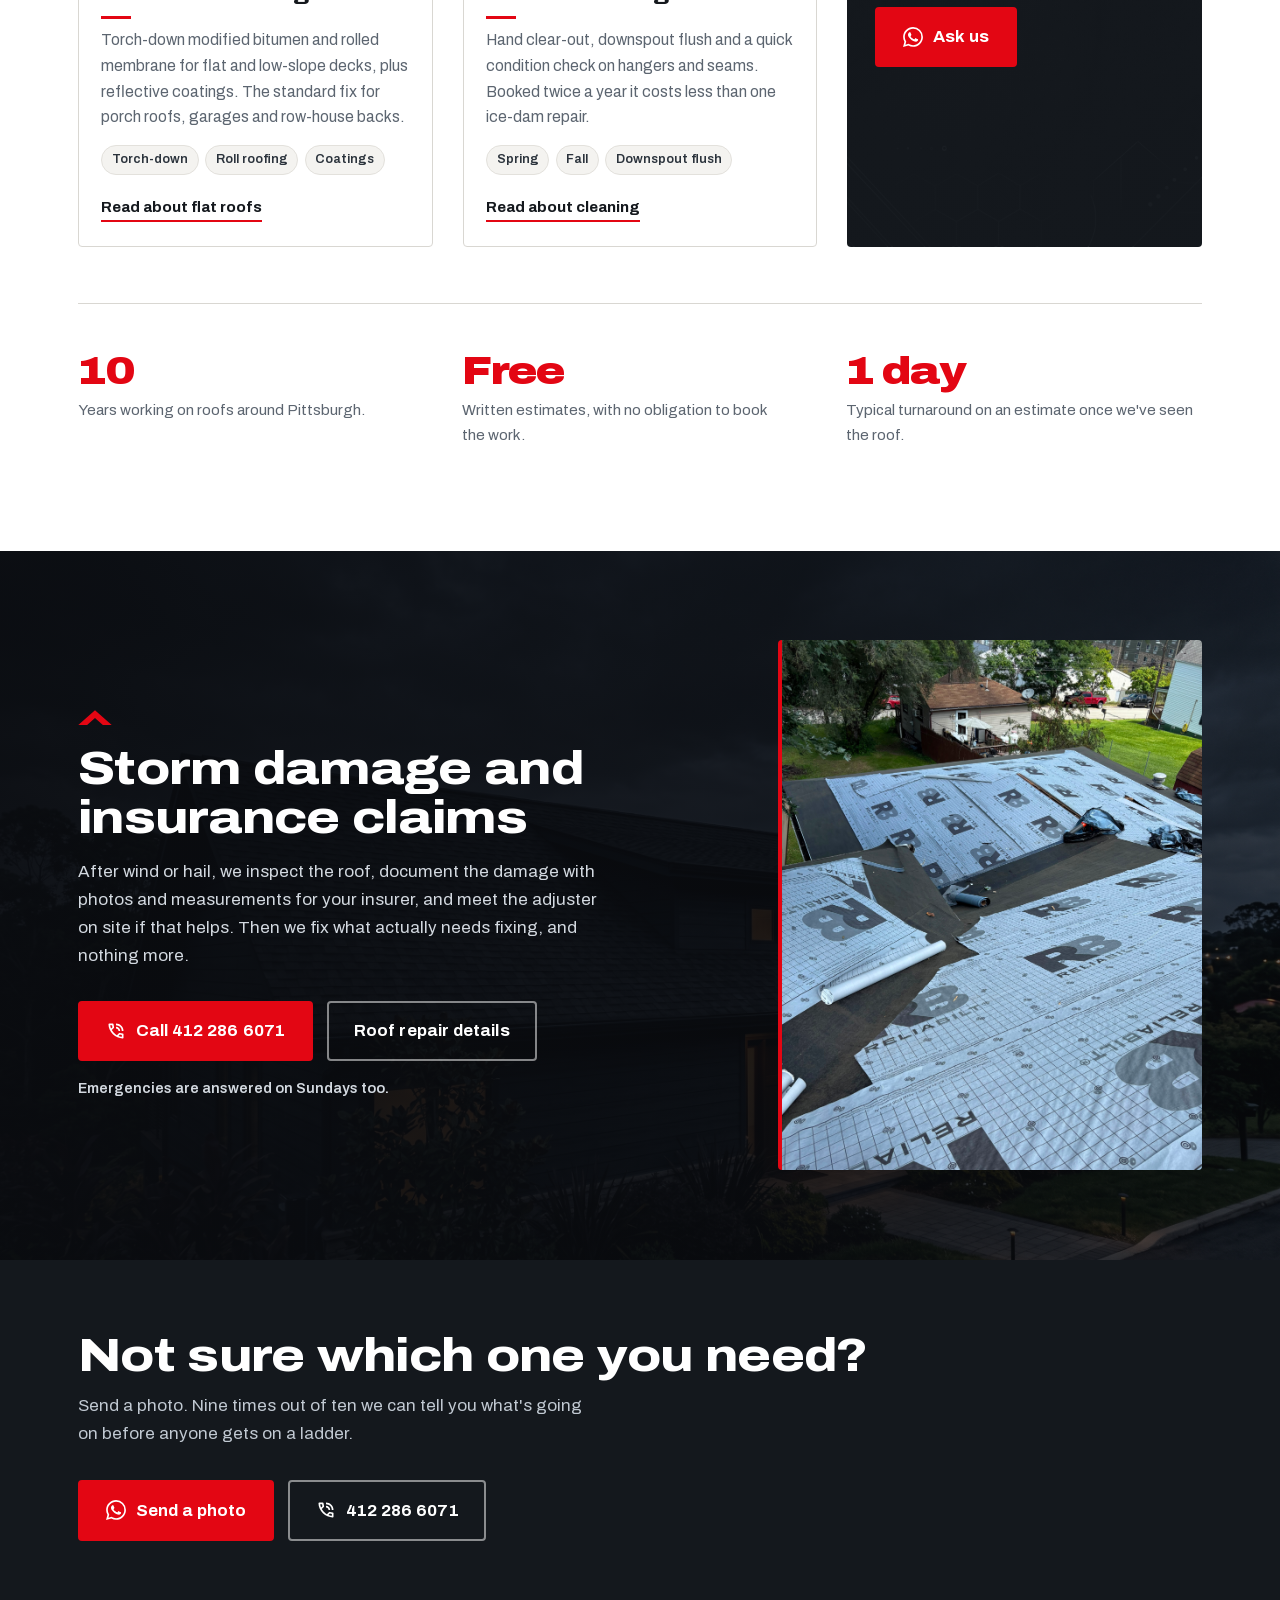
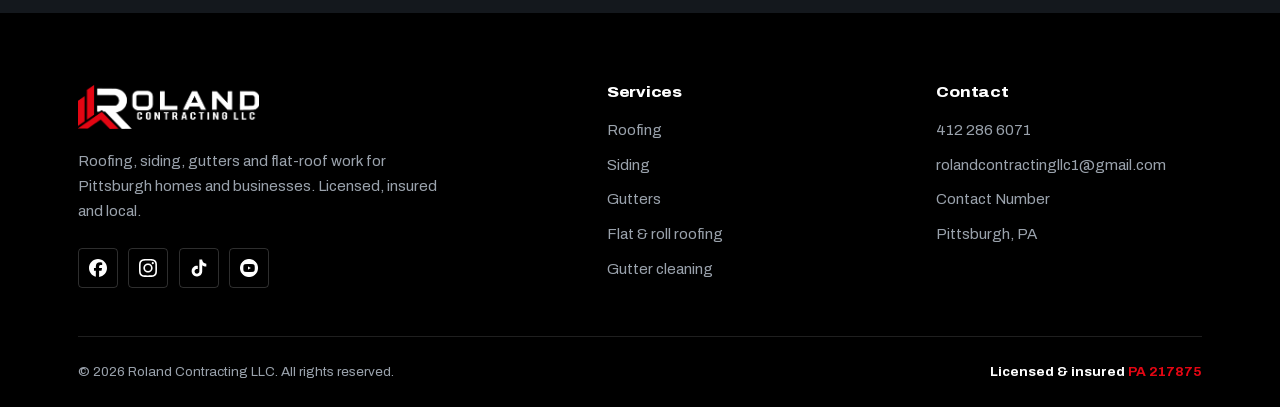
<file: services.html>
<!DOCTYPE html>
<html lang="en">
<head>
    <meta charset="UTF-8">
    <meta name="viewport" content="width=device-width, initial-scale=1.0">
    <title>Services — Roland Contracting LLC | Pittsburgh, PA</title>
    <meta name="description" content="Roofing, siding, gutters, roll roofing and gutter cleaning in Pittsburgh, PA. See what each service covers and how the job runs.">

    <link rel="icon" href="assets/logo-roland.png">
    <link rel="preload" href="assets/fonts/archivo-var.woff2" as="font" type="font/woff2" crossorigin>
    <link rel="stylesheet" href="style.css">
</head>
<body>
    <header class="navbar is-static" id="navbar">
        <a href="index.html" class="nav-logo">
            <img src="assets/logo-roland-white.png" alt="Roland Contracting LLC" class="logo-img">
            <span>ROLAND CONTRACTING LLC</span>
        </a>

        <nav class="nav-links" id="navLinks">
            <a href="services.html" aria-current="page">Services</a>
            <a href="index.html#our-work">Our Work</a>
            <a href="index.html#about-us">About Us</a>
            <a href="index.html#faq">FAQ</a>
            <a href="index.html#contact-us">Contact</a>
            <a class="btn btn-primary nav-cta" href="tel:+14122866071">Call 412 286 6071</a>
        </nav>

        <button class="nav-toggle" id="navToggle" aria-label="Open menu" aria-expanded="false">
            <span></span><span></span><span></span>
        </button>
    </header>

    <main>
        <section class="page-hero">
            <div class="container">
                <ul class="crumbs">
                    <li><a href="index.html">Home</a></li>
                    <li>Services</li>
                </ul>
                <h1>Our services</h1>
                <p>
                    Roofing, siding and gutters for Pittsburgh homes and small commercial
                    buildings, all aimed at the same thing: keeping water out. Here's the short
                    version of each. Open any one for the full picture, including what the job
                    includes and how it runs.
                </p>
            </div>
        </section>

        <section class="section">
            <div class="container">
                <div class="services-grid">
                    <article class="service-card">
                        <div class="service-card-media">
                            <img src="assets/trabajos/roofing/roofing_diseno.png" alt="Newly installed asphalt shingle roof" loading="lazy">
                        </div>
                        <div class="service-card-body">
                            <h3>Roofing</h3>
                            <p>
                                Tear-off and replacement, repairs after wind and hail, valley and
                                chimney flashing, ridge venting. We strip back to the deck so
                                rotten sheathing gets found before it gets covered up.
                            </p>
                            <ul class="card-tags" aria-label="Roofing services">
                                <li>Free inspection</li><li>Leak repair</li><li>Replacement</li><li>Storm damage</li><li>Insurance claims</li>
                            </ul>
                            <a class="link-more" href="service-roofing.html">Read about roofing</a>
                        </div>
                    </article>

                    <article class="service-card">
                        <div class="service-card-media">
                            <img src="assets/trabajos/siding/vinyl_siding2.jpeg" alt="Vinyl siding on a house exterior" loading="lazy">
                        </div>
                        <div class="service-card-body">
                            <h3>Siding</h3>
                            <p>
                                Full re-siding and partial panel replacement in vinyl, cedar shake
                                and fiber cement, with house wrap, trim and soffit work handled at
                                the same time so the envelope actually seals.
                            </p>
                            <ul class="card-tags" aria-label="Siding services">
                                <li>Installation</li><li>Repair</li><li>Replacement</li><li>Soffit &amp; fascia</li>
                            </ul>
                            <a class="link-more" href="service-siding.html">Read about siding</a>
                        </div>
                    </article>

                    <article class="service-card">
                        <div class="service-card-media">
                            <img src="assets/trabajos/gutters/gutters_diseno.png" alt="Aluminium gutter being installed along a roof edge" loading="lazy">
                        </div>
                        <div class="service-card-body">
                            <h3>Gutters</h3>
                            <p>
                                Seamless aluminium gutters rolled to length on site, hidden
                                hangers, correct pitch, and downspouts routed far enough out that
                                meltwater stops finding your basement.
                            </p>
                            <ul class="card-tags" aria-label="Gutter services">
                                <li>Seamless install</li><li>Replacement</li><li>Repair</li><li>Guards</li>
                            </ul>
                            <a class="link-more" href="service-gutters.html">Read about gutters</a>
                        </div>
                    </article>

                    <article class="service-card">
                        <div class="service-card-media">
                            <img src="assets/trabajos/roll_roof/roll_roof_gemini.jpeg" alt="Rolled membrane being torched onto a flat roof" loading="lazy">
                        </div>
                        <div class="service-card-body">
                            <h3>Flat &amp; roll roofing</h3>
                            <p>
                                Torch-down modified bitumen and rolled membrane for flat and
                                low-slope decks, plus reflective coatings. The standard fix for
                                porch roofs, garages and row-house backs.
                            </p>
                            <ul class="card-tags" aria-label="Flat roofing services">
                                <li>Torch-down</li><li>Roll roofing</li><li>Coatings</li>
                            </ul>
                            <a class="link-more" href="service-roll-roof.html">Read about flat roofs</a>
                        </div>
                    </article>

                    <article class="service-card">
                        <div class="service-card-media">
                            <img src="assets/trabajos/cleaning_gutters/cleaning_gemini.jpeg" alt="Debris being cleared out of a gutter by hand" loading="lazy">
                        </div>
                        <div class="service-card-body">
                            <h3>Gutter cleaning</h3>
                            <p>
                                Hand clear-out, downspout flush and a quick condition check on
                                hangers and seams. Booked twice a year it costs less than one
                                ice-dam repair.
                            </p>
                            <ul class="card-tags" aria-label="Gutter cleaning services">
                                <li>Spring</li><li>Fall</li><li>Downspout flush</li>
                            </ul>
                            <a class="link-more" href="service-gutter-cleaning.html">Read about cleaning</a>
                        </div>
                    </article>

                    <div class="service-cta">
                        <h3>Something else?</h3>
                        <p>Chimney flashing, skylights, a leak you can't trace. Tell us what you're seeing and we'll tell you honestly if it's a job for us.</p>
                        <a class="btn btn-primary" href="sms:+14122866071" target="_blank" rel="noopener">
                            <img src="assets/iconos/whatsapp.svg" alt="" aria-hidden="true" class="icon-white"> Ask us
                        </a>
                    </div>
                </div>

                <div class="stats-row">
                    <div class="stat">
                        <b>10</b>
                        <p>Years working on roofs around Pittsburgh.</p>
                    </div>
                    <div class="stat">
                        <b>Free</b>
                        <p>Written estimates, with no obligation to book the work.</p>
                    </div>
                    <div class="stat">
                        <b>1 day</b>
                        <p>Typical turnaround on an estimate once we've seen the roof.</p>
                    </div>
                </div>
            </div>
        </section>

        <section class="storm">
            <div class="container storm-inner">
                <div class="storm-copy">
                    <span class="mark" aria-hidden="true"></span>
                    <h2>Storm damage and insurance claims</h2>
                    <p>
                        After wind or hail, we inspect the roof, document the damage with photos
                        and measurements for your insurer, and meet the adjuster on site if that
                        helps. Then we fix what actually needs fixing, and nothing more.
                    </p>
                    <div class="btn-row">
                        <a class="btn btn-primary" href="tel:+14122866071">
                            <img src="assets/iconos/phone.svg" alt="" aria-hidden="true" class="icon-white"> Call 412 286 6071
                        </a>
                        <a class="btn btn-ghost" href="service-roofing.html">Roof repair details</a>
                    </div>
                    <p class="storm-note">Emergencies are answered on Sundays too.</p>
                </div>
                <figure class="storm-media">
                    <img src="assets/trabajos/roofing/roof4.jpeg" alt="Roof dried in with synthetic underlayment during repairs" loading="lazy">
                </figure>
            </div>
        </section>

        <section class="cta-strip">
            <div class="container cta-strip-inner">
                <div>
                    <h2>Not sure which one you need?</h2>
                    <p>
                        Send a photo. Nine times out of ten we can tell you what's going on
                        before anyone gets on a ladder.
                    </p>
                </div>
                <div class="btn-row">
                    <a class="btn btn-primary" href="https://wa.me/14122866071" target="_blank" rel="noopener">
                        <img src="assets/iconos/whatsapp.svg" alt="" aria-hidden="true" class="icon-white"> Send a photo
                    </a>
                    <a class="btn btn-ghost" href="tel:+14122866071">
                        <img src="assets/iconos/phone.svg" alt="" aria-hidden="true" class="icon-white"> 412 286 6071
                    </a>
                </div>
            </div>
        </section>
    </main>

    <footer class="footer">
        <div class="container">
            <div class="footer-grid">
                <div class="footer-brand">
                    <img src="assets/logo-roland-white.png" alt="Roland Contracting LLC" class="footer-logo">
                    <p>
                        Roofing, siding, gutters and flat-roof work for Pittsburgh homes and
                        businesses. Licensed, insured and local.
                    </p>
                    <ul class="socials">
                        <li><a href="#" aria-label="Facebook"><img src="assets/iconos/facebook.svg" alt="" class="icon-white"></a></li>
                        <li><a href="#" aria-label="Instagram"><img src="assets/iconos/instagram.svg" alt="" class="icon-white"></a></li>
                        <li><a href="#" aria-label="TikTok"><img src="assets/iconos/tiktok.svg" alt="" class="icon-white"></a></li>
                        <li><a href="#" aria-label="YouTube"><img src="assets/iconos/youtube.png" alt="" class="icon-white"></a></li>
                    </ul>
                </div>

                <div>
                    <h4>Services</h4>
                    <ul>
                        <li><a href="service-roofing.html">Roofing</a></li>
                        <li><a href="service-siding.html">Siding</a></li>
                        <li><a href="service-gutters.html">Gutters</a></li>
                        <li><a href="service-roll-roof.html">Flat &amp; roll roofing</a></li>
                        <li><a href="service-gutter-cleaning.html">Gutter cleaning</a></li>
                    </ul>
                </div>

                <div>
                    <h4>Contact</h4>
                    <ul>
                        <li><a href="tel:+14122866071">412 286 6071</a></li>
                        <li><a href="mailto:rolandcontractingllc1@gmail.com">rolandcontractingllc1@gmail.com</a></li>
                        <li><a href="sms:+14122866071" target="_blank" rel="noopener">Contact Number</a></li>
                        <li>Pittsburgh, PA</li>
                    </ul>
                </div>
            </div>

            <div class="footer-bottom">
                <p>&copy; 2026 Roland Contracting LLC. All rights reserved.</p>
                <p class="license-tag">Licensed &amp; insured <span>PA 217875</span></p>
            </div>
        </div>
    </footer>

    <a class="wa-float" href="https://wa.me/14122866071" target="_blank" rel="noopener" aria-label="Message us on WhatsApp">
        <img src="assets/iconos/whatsapp.svg" alt="" aria-hidden="true" class="icon-white">
    </a>

    <script src="main.js"></script>
</body>
</html>
</file>
<file: style.css>
@font-face {
  font-family: "Archivo";
  src: url("assets/fonts/archivo-var.woff2") format("woff2");
  font-weight: 100 900;
  font-stretch: 62% 125%;
  font-style: normal;
  font-display: swap;
}

:root {
  --red:        #e30613;
  --red-700:    #b00410;
  --red-050:    #fdeef0;

  --slate-900:  #14181d;
  --slate-800:  #1e242b;
  --slate-700:  #2b333c;
  --slate-500:  #59636f;
  --slate-300:  #aab2bb;

  --bone:       #f4f3f0;
  --bone-200:   #e3e1dc;
  --white:      #ffffff;
  --black:      #000000;

  --text:       var(--slate-900);
  --text-soft:  #5c6570;
  --line:       #d9d7d2;
  --line-dark:  rgba(255, 255, 255, .14);

  --radius:     4px;
  --radius-lg:  8px;
  --container:  1220px;
  --gutter:     clamp(1.25rem, 4vw, 3rem);
  --section-y:  clamp(4rem, 8vw, 7.5rem);
  --nav-h:      76px;

  --ease:       cubic-bezier(.2, .7, .3, 1);
}

*,
*::before,
*::after { box-sizing: border-box; }

* { margin: 0; }

html {
  -webkit-text-size-adjust: 100%;
  scroll-behavior: smooth;
  scroll-padding-top: calc(var(--nav-h) + 1rem);
}

body {
  font-family: "Archivo", "Helvetica Neue", Arial, sans-serif;
  font-size: 1.0625rem;
  line-height: 1.65;
  color: var(--text);
  background: var(--white);
  -webkit-font-smoothing: antialiased;
  overflow-x: hidden;
}

img,
svg,
video {
  display: block;
  max-width: 100%;
  height: auto;
}

a { color: inherit; }

ul, ol { list-style: none; padding: 0; }

button {
  font: inherit;
  color: inherit;
  border: 0;
  background: none;
  cursor: pointer;
}

:focus-visible {
  outline: 3px solid var(--red);
  outline-offset: 3px;
  border-radius: 2px;
}

::selection {
  background: var(--red);
  color: var(--white);
}

h1, h2, h3, h4 {
  font-family: "Archivo", "Arial Black", sans-serif;
  font-variation-settings: "wdth" 118;
  font-weight: 800;
  line-height: 1.05;
  letter-spacing: -0.015em;
  text-wrap: balance;
}

h1 {
  font-size: clamp(2.5rem, 6.4vw, 4.9rem);
  font-variation-settings: "wdth" 122;
  font-weight: 900;
  line-height: .96;
  letter-spacing: -0.025em;
}

h2 { font-size: clamp(1.85rem, 3.6vw, 2.9rem); }
h3 { font-size: clamp(1.15rem, 1.6vw, 1.4rem); line-height: 1.2; }
h4 { font-size: 1.0625rem; font-variation-settings: "wdth" 108; }

p { text-wrap: pretty; }

.lead {
  font-size: clamp(1.075rem, 1.6vw, 1.28rem);
  line-height: 1.6;
  color: var(--text-soft);
  max-width: 62ch;
}

.container {
  width: 100%;
  max-width: var(--container);
  margin-inline: auto;
  padding-inline: var(--gutter);
}

.section { padding-block: var(--section-y); }

.section-head { max-width: 66ch; margin-bottom: clamp(2.25rem, 4vw, 3.5rem); }
.section-head p { margin-top: 1rem; }

.mark {
  display: block;
  width: 34px;
  height: 15px;
  margin-bottom: 1.25rem;
  background: var(--red);
  clip-path: polygon(0 100%, 50% 0, 100% 100%, 74% 100%, 50% 51%, 26% 100%);
}

.surface-dark {
  background-color: var(--slate-900);
  color: var(--white);
}
.surface-dark .lead,
.surface-dark p { color: #c8ced6; }

.surface-bone { background-color: var(--bone); }

.surface-texture-light {
  background-color: var(--bone);
  background-image: url("assets/fondo_3.jpeg");
  background-size: cover;
  background-position: center;
}

.surface-texture-dark {
  position: relative;
  isolation: isolate;
  background-color: var(--slate-900);
  color: var(--white);
}
.surface-texture-dark::before {
  content: "";
  position: absolute;
  inset: 0;
  z-index: -1;
  background:
    linear-gradient(90deg, rgba(20, 24, 29, .93) 0%, rgba(20, 24, 29, .68) 100%),
    url("assets/fondo_4.jpeg") center / cover no-repeat;
}
.surface-texture-dark p { color: #c8ced6; }

.icon-white { filter: brightness(0) invert(1); }
.icon-dark  { filter: brightness(0); }

.btn {
  --btn-bg: var(--red);
  --btn-fg: var(--white);
  display: inline-flex;
  align-items: center;
  justify-content: center;
  gap: .625rem;
  padding: .95rem 1.6rem;
  background: var(--btn-bg);
  color: var(--btn-fg);
  font-weight: 700;
  font-size: .975rem;
  font-variation-settings: "wdth" 108;
  letter-spacing: .005em;
  text-decoration: none;
  border-radius: var(--radius);
  border: 2px solid var(--btn-bg);
  transition: background-color .18s var(--ease),
              border-color .18s var(--ease),
              transform .18s var(--ease);
}

.btn img { width: 20px; height: 20px; flex: none; }

.btn:hover { transform: translateY(-2px); }
.btn:active { transform: translateY(0); }

.btn-primary:hover { --btn-bg: var(--red-700); }

.btn-ghost {
  --btn-bg: transparent;
  --btn-fg: var(--white);
  border-color: rgba(255, 255, 255, .5);
}
.btn-ghost:hover {
  --btn-bg: rgba(255, 255, 255, .12);
  border-color: var(--white);
}

.btn-outline {
  --btn-bg: transparent;
  --btn-fg: var(--slate-900);
  border-color: var(--slate-900);
}
.btn-outline:hover {
  --btn-bg: var(--slate-900);
  --btn-fg: var(--white);
}

.btn-row {
  display: flex;
  flex-wrap: wrap;
  gap: .875rem;
}

.link-more {
  display: inline-block;
  font-weight: 700;
  font-size: .95rem;
  text-decoration: none;
  padding-bottom: 2px;
  box-shadow: inset 0 -2px 0 var(--red);
  transition: box-shadow .18s var(--ease), color .18s var(--ease);
}
.link-more:hover {
  color: var(--red-700);
  box-shadow: inset 0 -8px 0 var(--red-050);
}

.navbar {
  position: fixed;
  inset: 0 0 auto 0;
  z-index: 100;
  height: var(--nav-h);
  display: flex;
  align-items: center;
  justify-content: space-between;
  gap: 1.5rem;
  padding-inline: var(--gutter);
  background: transparent;
  transition: background-color .3s var(--ease), box-shadow .3s var(--ease);
}

.navbar.is-solid {
  background: rgba(16, 19, 24, .95);
  -webkit-backdrop-filter: blur(10px);
  backdrop-filter: blur(10px);
  box-shadow: 0 1px 0 var(--line-dark);
}

.navbar.is-static {
  background: var(--slate-900);
  box-shadow: 0 1px 0 var(--line-dark);
}

.nav-logo {
  display: flex;
  align-items: center;
  text-decoration: none;
  flex: none;
}

.nav-logo img { height: 34px; width: auto; }

.nav-logo span {
  position: absolute;
  width: 1px; height: 1px;
  overflow: hidden;
  clip-path: inset(50%);
  white-space: nowrap;
}

.nav-links {
  display: flex;
  align-items: center;
  gap: clamp(1.25rem, 2.4vw, 2.25rem);
  margin-left: auto;
}

.nav-links a {
  color: var(--white);
  text-decoration: none;
  font-weight: 600;
  font-size: .95rem;
  padding: .35rem 0;
  position: relative;
}

.nav-links a::after {
  content: "";
  position: absolute;
  left: 0; bottom: 0;
  width: 100%;
  height: 2px;
  background: var(--red);
  transform: scaleX(0);
  transform-origin: left;
  transition: transform .22s var(--ease);
}
.nav-links a:hover::after,
.nav-links a[aria-current="page"]::after { transform: scaleX(1); }

.nav-cta {
  margin-left: .75rem;
  padding: .65rem 1.15rem;
  font-size: .9rem;
}
.nav-cta::after { display: none; }

.nav-toggle {
  display: none;
  width: 44px; height: 44px;
  margin-left: auto;
  padding: 10px;
  flex-direction: column;
  justify-content: space-between;
}
.nav-toggle span {
  display: block;
  height: 2px;
  width: 100%;
  background: var(--white);
  border-radius: 2px;
  transition: transform .25s var(--ease), opacity .2s var(--ease);
}
.nav-toggle[aria-expanded="true"] span:nth-child(1) { transform: translateY(10px) rotate(45deg); }
.nav-toggle[aria-expanded="true"] span:nth-child(2) { opacity: 0; }
.nav-toggle[aria-expanded="true"] span:nth-child(3) { transform: translateY(-10px) rotate(-45deg); }

.hero {
  position: relative;
  isolation: isolate;
  min-height: min(100svh, 820px);
  display: flex;
  align-items: flex-end;
  padding-top: calc(var(--nav-h) + 3rem);
  padding-bottom: clamp(5rem, 11vw, 9rem);
  color: var(--white);
  overflow: hidden;
}

.hero::before {
  content: "";
  position: absolute;
  inset: 0;
  z-index: -2;
  background: url("assets/fondo_1.jpeg") center 60% / cover no-repeat;
}

.hero::after {
  content: "";
  position: absolute;
  inset: 0;
  z-index: -1;
  background:
    linear-gradient(180deg, rgba(8, 10, 13, .78) 0%, rgba(8, 10, 13, .32) 42%, rgba(8, 10, 13, .9) 100%),
    linear-gradient(95deg, rgba(8, 10, 13, .74) 0%, rgba(8, 10, 13, .08) 62%);
}

.hero > h1 {
  position: absolute;
  width: 1px; height: 1px;
  overflow: hidden;
  clip-path: inset(50%);
}

.hero-logo { display: none; }

.hero-content {
  position: relative;
  z-index: 3;
  max-width: 60rem;
}

.hero-badge {
  display: inline-flex;
  align-items: center;
  gap: .55rem;
  margin-bottom: 1.5rem;
  padding: .45rem .95rem .45rem .6rem;
  background: rgba(255, 255, 255, .1);
  border: 1px solid rgba(255, 255, 255, .22);
  border-radius: 999px;
  font-size: .82rem;
  font-weight: 600;
  letter-spacing: .01em;
  -webkit-backdrop-filter: blur(6px);
  backdrop-filter: blur(6px);
}
.hero-badge img { width: 18px; height: 18px; }
.hero-badge b { color: #ff5a63; font-weight: 800; }

.hero-title {
  font-family: "Archivo", "Arial Black", sans-serif;
  font-size: clamp(2.6rem, 6.2vw, 4.5rem);
  font-variation-settings: "wdth" 122;
  font-weight: 900;
  line-height: .95;
  letter-spacing: -0.028em;
  text-wrap: balance;
  text-shadow: 0 2px 30px rgba(0, 0, 0, .45);
}

.hero-sub {
  margin-top: 1.35rem;
  max-width: 34rem;
  font-size: clamp(1.05rem, 1.7vw, 1.24rem);
  line-height: 1.55;
  color: #dfe4ea;
}

.hero-name {
  margin-top: 1.15rem;
  font-size: .9rem;
  font-weight: 700;
  letter-spacing: .18em;
  color: #b9c1cb;
}
.hero-name .r { color: #ff5a63; }

.hero-btns { margin-top: 2.1rem; display: flex; flex-wrap: wrap; gap: .875rem; }

.hero-ridge {
  position: absolute;
  left: 0; right: 0; bottom: -1px;
  width: 100%;
  height: clamp(38px, 5vw, 74px);
  z-index: 2;
}

.hero-content > * { animation: rise .8s var(--ease) both; }
.hero-content > *:nth-child(1) { animation-delay: .05s; }
.hero-content > *:nth-child(2) { animation-delay: .14s; }
.hero-content > *:nth-child(3) { animation-delay: .23s; }
.hero-content > *:nth-child(4) { animation-delay: .30s; }
.hero-content > *:nth-child(5) { animation-delay: .38s; }

@keyframes rise {
  from { opacity: 0; transform: translateY(22px); }
  to   { opacity: 1; transform: none; }
}

.trust {
  background: var(--red);
  color: var(--white);
}

.trust-list { display: grid; grid-template-columns: repeat(3, 1fr); }

.trust-item {
  display: flex;
  align-items: center;
  gap: .9rem;
  padding: 1.5rem clamp(.75rem, 2vw, 1.75rem);
}
.trust-item + .trust-item { border-left: 1px solid rgba(255, 255, 255, .28); }

.trust-item img { width: 34px; height: 34px; flex: none; }

.trust-item h3 {
  font-size: 1rem;
  font-variation-settings: "wdth" 108;
  font-weight: 800;
  line-height: 1.15;
}
.trust-item p {
  margin-top: .15rem;
  font-size: .855rem;
  line-height: 1.35;
  color: rgba(255, 255, 255, .88);
}

.services-grid {
  display: grid;
  grid-template-columns: repeat(auto-fit, minmax(272px, 1fr));
  gap: clamp(1.25rem, 2.4vw, 1.85rem);
}

.service-card {
  display: flex;
  flex-direction: column;
  background: var(--white);
  border: 1px solid var(--line);
  border-radius: var(--radius);
  overflow: hidden;
  transition: border-color .2s var(--ease);
}
.service-card:hover { border-color: var(--slate-500); }

.service-card-media {
  position: relative;
  aspect-ratio: 4 / 3;
  overflow: hidden;
  background: var(--slate-800);
}
.service-card-media img {
  width: 100%; height: 100%;
  object-fit: cover;
  transition: transform .5s var(--ease);
}
.service-card:hover .service-card-media img { transform: scale(1.045); }

.service-card-body {
  padding: 1.35rem 1.4rem 1.5rem;
  display: flex;
  flex-direction: column;
  flex: 1;
}

.service-card-body h3 { margin-bottom: .55rem; }

.service-card-body h3::after {
  content: "";
  display: block;
  width: 30px;
  height: 3px;
  margin-top: .6rem;
  background: var(--red);
}

.service-card-body p {
  font-size: .975rem;
  color: var(--text-soft);
  margin-bottom: 1.25rem;
}

.service-card-body .link-more { margin-top: auto; align-self: flex-start; }

.service-cta {
  display: flex;
  flex-direction: column;
  justify-content: center;
  gap: 1rem;
  padding: 2rem 1.75rem;
  border-radius: var(--radius);
  background: var(--slate-900);
  color: var(--white);
  background-image:
    linear-gradient(180deg, rgba(20, 24, 29, .9), rgba(20, 24, 29, .97)),
    url("assets/fondo_4.jpeg");
  background-size: cover;
  background-position: center;
}
.service-cta p { color: #c1c9d2; font-size: .975rem; }
.service-cta .btn { align-self: flex-start; }

.franja {
  position: relative;
  isolation: isolate;
  color: var(--white);
  padding-block: clamp(3.5rem, 7vw, 6rem);
  overflow: hidden;
}
.franja::before {
  content: "";
  position: absolute; inset: 0; z-index: -2;
  background: url("assets/fondo_2.jpeg") center / cover no-repeat;
}
.franja::after {
  content: "";
  position: absolute; inset: 0; z-index: -1;
  background: linear-gradient(90deg, rgba(10, 12, 16, .93) 0%, rgba(10, 12, 16, .74) 55%, rgba(10, 12, 16, .42) 100%);
}

.franja-inner {
  display: grid;
  grid-template-columns: 1.35fr .65fr;
  gap: clamp(2rem, 5vw, 4rem);
  align-items: center;
}

.franja p { color: #d3d9e0; margin-top: 1rem; max-width: 48ch; }
.franja .btn-row { margin-top: 1.9rem; }

.experience-box {
  display: flex;
  align-items: center;
  gap: 1rem;
  padding: 1.5rem 1.6rem;
  border: 1px solid rgba(255, 255, 255, .22);
  border-left: 4px solid var(--red);
  border-radius: var(--radius);
  background: rgba(255, 255, 255, .05);
  -webkit-backdrop-filter: blur(4px);
  backdrop-filter: blur(4px);
}

.experience-big {
  font-family: "Archivo", sans-serif;
  font-size: clamp(3.4rem, 6vw, 4.6rem);
  font-variation-settings: "wdth" 122;
  font-weight: 900;
  line-height: .8;
  letter-spacing: -0.04em;
}

.experience-small {
  font-size: .95rem;
  font-weight: 600;
  line-height: 1.25;
  color: #c8ced6;
  max-width: 8ch;
}

.work-grid {
  display: grid;
  grid-template-columns: repeat(4, 1fr);
  grid-auto-rows: 190px;
  gap: clamp(.65rem, 1.2vw, 1rem);
}

.work-grid figure {
  overflow: hidden;
  border-radius: var(--radius);
  background: var(--slate-800);
}

.work-grid img {
  width: 100%; height: 100%;
  object-fit: cover;
  transition: transform .55s var(--ease);
}
.work-grid figure:hover img { transform: scale(1.05); }

.work-grid figure:nth-child(1) { grid-column: span 2; grid-row: span 2; }
.work-grid figure:nth-child(4) { grid-column: span 2; }
.work-grid figure:nth-child(7) { grid-column: span 2; }

.materials {
  margin-top: clamp(2.5rem, 5vw, 4rem);
  padding-top: clamp(2rem, 5vw, 3rem);
  border-top: 1px solid var(--line);
  display: grid;
  grid-template-columns: minmax(0, 30ch) 1fr;
  gap: clamp(1.5rem, 4vw, 3.5rem);
  align-items: center;
}

.materials .mark { margin-bottom: .9rem; }
.materials h3 { font-size: clamp(1.25rem, 2.2vw, 1.6rem); }

.materials-note {
  margin-top: .85rem;
  font-size: .9375rem;
  color: var(--text-soft);
}

.brand-list {
  display: flex;
  flex-wrap: wrap;
  gap: .75rem;
}

.brand-list li {
  padding: .9rem 1.6rem;
  background: var(--bone);
  border: 1px solid var(--line);
  border-radius: var(--radius);
  font-weight: 700;
  font-size: .9375rem;
  letter-spacing: .08em;
  text-transform: uppercase;
  color: var(--slate-700);
  transition: border-color .18s var(--ease), color .18s var(--ease);
}

.brand-list li:hover {
  border-color: var(--red);
  color: var(--slate-900);
}

.about-grid {
  display: grid;
  grid-template-columns: 1.1fr .9fr;
  gap: clamp(2rem, 5vw, 4.5rem);
  align-items: start;
}

.about-copy p + p { margin-top: 1.35rem; }

.about-truck {
  border-radius: var(--radius);
  overflow: hidden;
  border: 1px solid var(--line-dark);
}
.about-truck img {
  width: 100%;
  aspect-ratio: 666 / 257;
  object-fit: cover;
}
.about-truck figcaption {
  padding: .9rem 1.1rem;
  font-size: .875rem;
  color: #aeb6c0;
  background: rgba(255, 255, 255, .04);
}

.values {
  display: grid;
  grid-template-columns: repeat(auto-fit, minmax(260px, 1fr));
  gap: clamp(1.25rem, 2.5vw, 2rem);
  margin-top: clamp(2.5rem, 5vw, 3.75rem);
  padding-top: clamp(2.5rem, 5vw, 3.5rem);
  border-top: 1px solid var(--line-dark);
}

.values h3 { margin-bottom: .8rem; }
.values p + p { margin-top: .85rem; }

.values ul {
  margin: .85rem 0;
  display: flex;
  flex-direction: column;
  gap: .5rem;
}
.values li {
  position: relative;
  padding-left: 1.4rem;
  font-size: .975rem;
  color: #c8ced6;
}
.values li::before {
  content: "";
  position: absolute;
  left: 0; top: .55em;
  width: 12px; height: 6px;
  background: var(--red);
  clip-path: polygon(0 100%, 50% 0, 100% 100%);
}

.contact-grid {
  display: grid;
  grid-template-columns: 1fr 1fr;
  gap: clamp(2rem, 4.5vw, 4rem);
  align-items: stretch;
}

.contact-list { display: flex; flex-direction: column; gap: 1.35rem; }

.contact-row {
  display: flex;
  gap: 1rem;
  align-items: flex-start;
  text-decoration: none;
}

.contact-ico {
  flex: none;
  width: 46px; height: 46px;
  display: grid;
  place-items: center;
  background: var(--slate-900);
  border-radius: var(--radius);
  transition: background-color .2s var(--ease);
}
.contact-ico img { width: 22px; height: 22px; }

.contact-row:hover .contact-ico { background: var(--red); }

.contact-row h4 { margin-bottom: .1rem; }
.contact-row p { font-size: .975rem; color: var(--text-soft); }

.contact-map {
  border: 1px solid var(--line);
  border-radius: var(--radius);
  overflow: hidden;
  min-height: 400px;
  background: var(--bone-200);
}
.contact-map iframe {
  display: block;
  width: 100%;
  height: 100%;
  min-height: 400px;
  border: 0;
}

.hours {
  margin-top: 2.25rem;
  padding-top: 1.75rem;
  border-top: 1px solid var(--line);
}
.hours h4 { margin-bottom: .75rem; }
.hours dl {
  display: grid;
  grid-template-columns: auto 1fr;
  gap: .4rem 1.5rem;
  font-size: .95rem;
  max-width: 24rem;
}
.hours dt { font-weight: 600; }
.hours dd { margin: 0; color: var(--text-soft); text-align: right; }

.footer {
  background: var(--black);
  color: #9aa2ac;
  padding-block: clamp(3rem, 6vw, 4.5rem) 0;
  font-size: .95rem;
}

.footer-grid {
  display: grid;
  grid-template-columns: 1.4fr .8fr .8fr;
  gap: clamp(2rem, 5vw, 4rem);
  padding-bottom: 3rem;
}

.footer-logo { height: 44px; width: auto; margin-bottom: 1.25rem; }

.footer-brand p { max-width: 40ch; }

.footer h4 {
  color: var(--white);
  margin-bottom: 1.1rem;
  font-size: .95rem;
  font-variation-settings: "wdth" 110;
}

.footer ul { display: flex; flex-direction: column; gap: .6rem; }
.footer a { text-decoration: none; transition: color .18s var(--ease); }
.footer a:hover { color: var(--white); }

.footer .socials { flex-direction: row; gap: .65rem; margin-top: 1.5rem; }
.socials a {
  width: 40px; height: 40px;
  display: grid;
  place-items: center;
  border: 1px solid rgba(255, 255, 255, .18);
  border-radius: var(--radius);
  transition: background-color .18s var(--ease), border-color .18s var(--ease);
}
.socials a:hover { background: var(--red); border-color: var(--red); }
.socials img { width: 18px; height: 18px; }

.footer-bottom {
  display: flex;
  flex-wrap: wrap;
  justify-content: space-between;
  gap: .75rem;
  padding-block: 1.5rem;
  border-top: 1px solid rgba(255, 255, 255, .12);
  font-size: .85rem;
}

.license-tag { color: var(--white); font-weight: 700; }
.license-tag span { color: var(--red); }

.page-hero {
  position: relative;
  isolation: isolate;
  color: var(--white);
  padding-top: calc(var(--nav-h) + clamp(3.5rem, 8vw, 6rem));
  padding-bottom: clamp(3rem, 7vw, 5.5rem);
  overflow: hidden;
}
.page-hero::before {
  content: "";
  position: absolute; inset: 0; z-index: -2;
  background-position: center;
  background-size: cover;
  background-image: url("assets/fondo_4.jpeg");
}
.page-hero::after {
  content: "";
  position: absolute; inset: 0; z-index: -1;
  background: linear-gradient(100deg, rgba(10, 12, 16, .94) 10%, rgba(10, 12, 16, .66) 100%);
}
.page-hero p { color: #cdd3da; margin-top: 1.15rem; max-width: 58ch; }

.page-hero--roofing::before  { background-image: url("assets/trabajos/roofing/roof2.jpeg"); }
.page-hero--siding::before   { background-image: url("assets/trabajos/siding/siding2.jpeg"); }
.page-hero--gutters::before  { background-image: url("assets/trabajos/gutters/gutters2.jpeg"); }
.page-hero--rollroof::before { background-image: url("assets/trabajos/roll_roof/roll_roof_gemini.jpeg"); }
.page-hero--cleaning::before { background-image: url("assets/trabajos/cleaning_gutters/cleaning_gemini.jpeg"); }

.crumbs {
  display: flex;
  flex-wrap: wrap;
  gap: .5rem;
  margin-bottom: 1.35rem;
  font-size: .875rem;
  color: #9aa4b0;
}
.crumbs a { text-decoration: none; }
.crumbs a:hover { color: var(--white); }
.crumbs li { display: flex; gap: .5rem; }
.crumbs li + li::before { content: "/"; color: var(--red); }

.detail-grid {
  display: grid;
  grid-template-columns: minmax(0, 1.55fr) minmax(0, .95fr);
  gap: clamp(2rem, 5vw, 4.5rem);
  align-items: start;
}

.prose > * + * { margin-top: 1.15rem; }
.prose p { max-width: 68ch; }
.prose h3 { margin-top: 2.75rem; }
.prose > h3:first-child { margin-top: 0; }

.checklist { display: grid; gap: .8rem; margin-top: 1.35rem; }
.checklist li {
  position: relative;
  padding-left: 1.9rem;
  font-size: 1rem;
}
.checklist li::before {
  content: "";
  position: absolute;
  left: 0; top: .42em;
  width: 16px; height: 8px;
  background: var(--red);
  clip-path: polygon(0 100%, 50% 0, 100% 100%);
}
.checklist strong { font-variation-settings: "wdth" 106; }

.process { counter-reset: step; margin-top: 1.5rem; }
.process li {
  counter-increment: step;
  position: relative;
  padding: 1.35rem 0 1.35rem 3.75rem;
  border-top: 1px solid var(--line);
}
.process li:last-child { border-bottom: 1px solid var(--line); }
.process li::before {
  content: counter(step, decimal-leading-zero);
  position: absolute;
  left: 0; top: 1.35rem;
  font-family: "Archivo", sans-serif;
  font-weight: 900;
  font-variation-settings: "wdth" 118;
  font-size: 1.15rem;
  color: var(--red);
}
.process h4 { margin-bottom: .3rem; }
.process p { font-size: .975rem; color: var(--text-soft); max-width: 60ch; }

/* Sidebar */
.sidebar {
  position: sticky;
  top: calc(var(--nav-h) + 1.5rem);
  display: grid;
  gap: 1.25rem;
}

.side-card {
  padding: 1.6rem;
  border: 1px solid var(--line);
  border-radius: var(--radius);
  background: var(--white);
}
.side-card h3 { margin-bottom: .75rem; }
.side-card p { font-size: .95rem; color: var(--text-soft); margin-bottom: 1.25rem; }
.side-card .btn { width: 100%; }

.side-card--dark {
  background: var(--slate-900);
  border-color: var(--slate-900);
  color: var(--white);
}
.side-card--dark p { color: #b6bec8; }

.side-nav { display: grid; }
.side-nav a {
  display: flex;
  align-items: center;
  justify-content: space-between;
  gap: 1rem;
  padding: .85rem 0;
  border-bottom: 1px solid var(--line);
  text-decoration: none;
  font-weight: 600;
  font-size: .95rem;
  transition: color .18s var(--ease), padding-left .18s var(--ease);
}
.side-nav a:hover { color: var(--red); padding-left: .4rem; }
.side-nav a[aria-current="page"] { color: var(--red); }
.side-nav a:last-child { border-bottom: 0; }

.detail-gallery {
  display: grid;
  grid-template-columns: repeat(auto-fit, minmax(190px, 1fr));
  gap: clamp(.7rem, 1.4vw, 1rem);
  margin-top: 1.75rem;
}
.detail-gallery img {
  width: 100%;
  aspect-ratio: 4 / 3;
  object-fit: cover;
  border-radius: var(--radius);
}

.faq { margin-top: 1.5rem; }
.faq details {
  border-top: 1px solid var(--line);
  padding: 1.15rem 0;
}
.faq details:last-of-type { border-bottom: 1px solid var(--line); }
.faq summary {
  display: flex;
  justify-content: space-between;
  align-items: center;
  gap: 1.5rem;
  cursor: pointer;
  font-weight: 700;
  font-variation-settings: "wdth" 108;
  list-style: none;
}
.faq summary::-webkit-details-marker { display: none; }
.faq summary::after {
  content: "";
  flex: none;
  width: 14px; height: 14px;
  background: var(--red);
  clip-path: polygon(43% 0, 57% 0, 57% 43%, 100% 43%, 100% 57%, 57% 57%, 57% 100%, 43% 100%, 43% 57%, 0 57%, 0 43%, 43% 43%);
  transition: transform .22s var(--ease);
}
.faq details[open] summary::after { transform: rotate(135deg); }
.faq details p { margin-top: .85rem; font-size: .975rem; color: var(--text-soft); max-width: 68ch; }

.cta-strip {
  background: var(--slate-900);
  color: var(--white);
  padding-block: clamp(3rem, 6vw, 4.5rem);
}
.cta-strip-inner {
  display: flex;
  flex-wrap: wrap;
  align-items: center;
  justify-content: space-between;
  gap: 2rem;
}
.cta-strip p { color: #c1c9d2; margin-top: .75rem; max-width: 52ch; }

.stats-row {
  display: grid;
  grid-template-columns: repeat(auto-fit, minmax(200px, 1fr));
  gap: 1.75rem;
  margin-top: clamp(2.5rem, 5vw, 3.5rem);
  padding-top: clamp(2rem, 4vw, 3rem);
  border-top: 1px solid var(--line);
}
.stat b {
  display: block;
  font-family: "Archivo", sans-serif;
  font-size: 2.4rem;
  font-variation-settings: "wdth" 120;
  font-weight: 900;
  line-height: 1;
  letter-spacing: -0.03em;
  color: var(--red);
  margin-bottom: .5rem;
}
.stat p { font-size: .95rem; color: var(--text-soft); }

.card-tags {
  display: flex;
  flex-wrap: wrap;
  gap: .4rem;
  margin: -.35rem 0 1.25rem;
}
.card-tags li {
  padding: .22rem .6rem;
  font-size: .8rem;
  font-weight: 600;
  color: var(--slate-700);
  background: var(--bone);
  border: 1px solid var(--bone-200);
  border-radius: 999px;
}

.storm {
  position: relative;
  isolation: isolate;
  color: var(--white);
  padding-block: clamp(3.5rem, 7vw, 6rem);
  overflow: hidden;
}
.storm::before {
  content: "";
  position: absolute; inset: 0; z-index: -2;
  background: url("assets/fondo_2.jpeg") center / cover no-repeat;
}
.storm::after {
  content: "";
  position: absolute; inset: 0; z-index: -1;
  background: linear-gradient(90deg, rgba(10, 12, 16, .95) 0%, rgba(10, 12, 16, .84) 60%, rgba(10, 12, 16, .6) 100%);
}
.storm-inner {
  display: grid;
  grid-template-columns: 1.2fr .8fr;
  gap: clamp(2rem, 5vw, 4.5rem);
  align-items: center;
}
.storm-copy > p { color: #d3d9e0; margin-top: 1rem; max-width: 52ch; }
.storm-list {
  display: grid;
  gap: .75rem;
  margin-top: 1.6rem;
  max-width: 56ch;
}
.storm-list li {
  position: relative;
  padding-left: 1.6rem;
  color: #d3d9e0;
}
.storm-list li::before {
  content: "";
  position: absolute;
  left: 0; top: .5em;
  width: 12px; height: 7px;
  background: var(--red);
  clip-path: polygon(0 100%, 50% 0, 100% 100%, 74% 100%, 50% 51%, 26% 100%);
}
.storm-list strong { color: var(--white); }
.storm .btn-row { margin-top: 1.9rem; }
.storm-note { margin-top: 1rem; font-size: .9rem; font-weight: 600; color: #ff8a90; }
.storm-media {
  aspect-ratio: 4 / 5;
  border-radius: var(--radius);
  overflow: hidden;
  border-left: 4px solid var(--red);
}
.storm-media img { width: 100%; height: 100%; object-fit: cover; }

.steps {
  display: grid;
  grid-template-columns: repeat(4, 1fr);
  counter-reset: step;
  border-top: 3px solid var(--slate-900);
}
.steps li {
  counter-increment: step;
  position: relative;
  padding: 2rem clamp(1rem, 2vw, 1.75rem) 0 0;
}
.steps li + li { padding-left: clamp(1rem, 2vw, 1.75rem); border-left: 1px solid var(--line); }
.steps li::before {
  content: counter(step);
  display: block;
  margin-bottom: 1rem;
  font-family: "Archivo", sans-serif;
  font-size: 3rem;
  font-variation-settings: "wdth" 122;
  font-weight: 900;
  line-height: 1;
  color: var(--red);
}
.steps h3 { margin-bottom: .55rem; }
.steps p { font-size: .975rem; color: var(--text-soft); }

.signs-layout {
  display: grid;
  grid-template-columns: .85fr 1.15fr;
  gap: clamp(2rem, 5vw, 4.5rem);
  align-items: start;
}
.signs-head { position: sticky; top: calc(var(--nav-h) + 2rem); }
.signs-head .lead { margin: 1rem 0 1.75rem; }
.signs-grid {
  display: grid;
  grid-template-columns: repeat(2, 1fr);
  gap: 1px;
  background: var(--line);
  border: 1px solid var(--line);
}
.signs-grid li { background: var(--white); padding: 1.5rem 1.4rem; }
.signs-grid h3 { font-size: 1.1rem; margin-bottom: .45rem; }
.signs-grid p { font-size: .95rem; color: var(--text-soft); }

.walkthrough {
  display: grid;
  grid-template-columns: 1.2fr .8fr;
  gap: clamp(2rem, 5vw, 4rem);
  align-items: center;
  margin-top: clamp(3rem, 6vw, 4.5rem);
}
.walkthrough h3 { font-size: clamp(1.25rem, 2.2vw, 1.6rem); margin-bottom: 1rem; }
.walkthrough-copy p { color: var(--text-soft); max-width: 52ch; }
.walkthrough-copy p + p { margin-top: .9rem; }
.walkthrough-video {
  justify-self: center;
  width: min(100%, 340px);
  aspect-ratio: 9 / 16;
  background: var(--slate-900);
  border-radius: var(--radius-lg);
  overflow: hidden;
}
.walkthrough-video video { width: 100%; height: 100%; object-fit: cover; }

.section--tight { padding-block: clamp(3.5rem, 6vw, 5rem); }
.area-layout {
  display: grid;
  grid-template-columns: .9fr 1.1fr;
  gap: clamp(2rem, 5vw, 4.5rem);
  align-items: center;
}
.area-layout .lead { margin-top: 1rem; }
.area-list {
  display: flex;
  flex-wrap: wrap;
  gap: .55rem;
}
.area-list li {
  padding: .55rem 1rem;
  font-weight: 600;
  border: 1px solid var(--line);
  border-radius: var(--radius);
  background: var(--white);
}
.area-list li:first-child { background: var(--slate-900); color: var(--white); border-color: var(--slate-900); }

.faq-layout {
  display: grid;
  grid-template-columns: .8fr 1.2fr;
  gap: clamp(2rem, 5vw, 4.5rem);
  align-items: start;
}
.faq-layout .faq { margin-top: 0; }

.subservices {
  display: grid;
  grid-template-columns: repeat(auto-fit, minmax(220px, 1fr));
  gap: 1px;
  margin-top: 1.35rem;
  background: var(--line);
  border: 1px solid var(--line);
}
.subservices li { background: var(--white); padding: 1.25rem 1.2rem; }
.subservices h4 { margin-bottom: .35rem; }
.subservices h4::before {
  content: "";
  display: inline-block;
  width: 12px; height: 7px;
  margin-right: .5rem;
  vertical-align: .15em;
  background: var(--red);
  clip-path: polygon(0 100%, 50% 0, 100% 100%, 74% 100%, 50% 51%, 26% 100%);
}
.subservices p { font-size: .95rem; color: var(--text-soft); }

.wa-float {
  position: fixed;
  right: clamp(1rem, 3vw, 1.75rem);
  bottom: clamp(1rem, 3vw, 1.75rem);
  z-index: 90;
  width: 56px; height: 56px;
  display: grid;
  place-items: center;
  background: #25d366;
  border-radius: 50%;
  box-shadow: 0 8px 24px rgba(0, 0, 0, .28);
  transition: transform .2s var(--ease);
}
.wa-float img { width: 28px; height: 28px; }
.wa-float:hover { transform: scale(1.07); }

@media (max-width: 1080px) {
  .storm-inner,
  .walkthrough,
  .signs-layout,
  .area-layout,
  .faq-layout { grid-template-columns: 1fr; }
  .signs-head { position: static; }
  .storm-media { aspect-ratio: 16 / 9; max-width: 640px; }
  .steps { grid-template-columns: repeat(2, 1fr); }
  .steps li:nth-child(3) { border-left: 0; padding-left: 0; }
  .franja-inner { grid-template-columns: 1fr; }
  .experience-box { justify-self: start; }
  .detail-grid { grid-template-columns: 1fr; }
  .sidebar {
    position: static;
    grid-template-columns: repeat(auto-fit, minmax(260px, 1fr));
  }
  .footer-grid { grid-template-columns: 1fr 1fr; }
  .footer-brand { grid-column: 1 / -1; }
}

@media (max-width: 900px) {
  :root { --nav-h: 64px; }
  .materials {grid-template-columns: 1fr;}

  .nav-toggle { display: flex; }

  .nav-links {
    position: fixed;
    inset: var(--nav-h) 0 auto 0;
    flex-direction: column;
    align-items: stretch;
    gap: 0;
    padding: 1rem var(--gutter) 1.75rem;
    background: rgba(16, 19, 24, .98);
    -webkit-backdrop-filter: blur(12px);
    backdrop-filter: blur(12px);
    border-top: 1px solid var(--line-dark);
    transform: translateY(-130%);
    transition: transform .32s var(--ease);
    max-height: calc(100dvh - var(--nav-h));
    overflow-y: auto;
  }
  .nav-links.is-open { transform: translateY(0); }
  .nav-links a {
    padding: .95rem 0;
    font-size: 1.05rem;
    border-bottom: 1px solid var(--line-dark);
  }
  .nav-links a::after { display: none; }
  .nav-links .nav-cta {
    margin: 1.25rem 0 0;
    border-bottom: 0;
    padding: .9rem 1.15rem;
  }

  .about-grid,
  .contact-grid { grid-template-columns: 1fr; }

  .trust-list { grid-template-columns: 1fr; }
  .trust-item + .trust-item {
    border-left: 0;
    border-top: 1px solid rgba(255, 255, 255, .28);
  }

  .work-grid {
    grid-template-columns: repeat(2, 1fr);
    grid-auto-rows: 150px;
  }
  .work-grid figure:nth-child(1) { grid-column: span 2; grid-row: span 2; }
  .work-grid figure:nth-child(4),
  .work-grid figure:nth-child(7) { grid-column: auto; }
}

@media (max-width: 560px) {
  .steps { grid-template-columns: 1fr; }
  .steps li,
  .steps li + li { padding: 1.5rem 0; border-left: 0; border-bottom: 1px solid var(--line); }
  .signs-grid { grid-template-columns: 1fr; }
  .storm .btn { width: 100%; }
  body { font-size: 1rem; }

  .hero { min-height: 92svh; align-items: center; }
  .hero-btns .btn { width: 100%; }

  .footer-grid { grid-template-columns: 1fr; }
  .footer-bottom { flex-direction: column; }

  .work-grid { grid-auto-rows: 128px; }

  .cta-strip-inner { flex-direction: column; align-items: flex-start; }
  .cta-strip .btn { width: 100%; }

  .experience-box { width: 100%; }

  .process li { padding-left: 3rem; }

  .hours dd { text-align: left; }
  .hours dl { grid-template-columns: 1fr; gap: 0 0; }
  .hours dd { margin-bottom: .6rem; }
}

@media (prefers-reduced-motion: reduce) {
  html { scroll-behavior: auto; }
  *,
  *::before,
  *::after {
    animation-duration: .01ms !important;
    animation-iteration-count: 1 !important;
    transition-duration: .01ms !important;
  }
  .hero-content > * { opacity: 1; transform: none; }
}

@media print {
  .navbar, .wa-float, .hero-ridge, .contact-map, .walkthrough-video { display: none; }
  body { color: #000; }
  .surface-dark,
  .surface-texture-dark,
  .franja,
  .hero { background: none; color: #000; }
}
</file>
<file: siding-types.css>
.siding-grid .service-card-body p:last-child {
    margin-bottom: 0;
}

@media (min-width: 900px) {
    .siding-grid {
        grid-template-columns: repeat(3, 1fr);
    }
}
</file>
